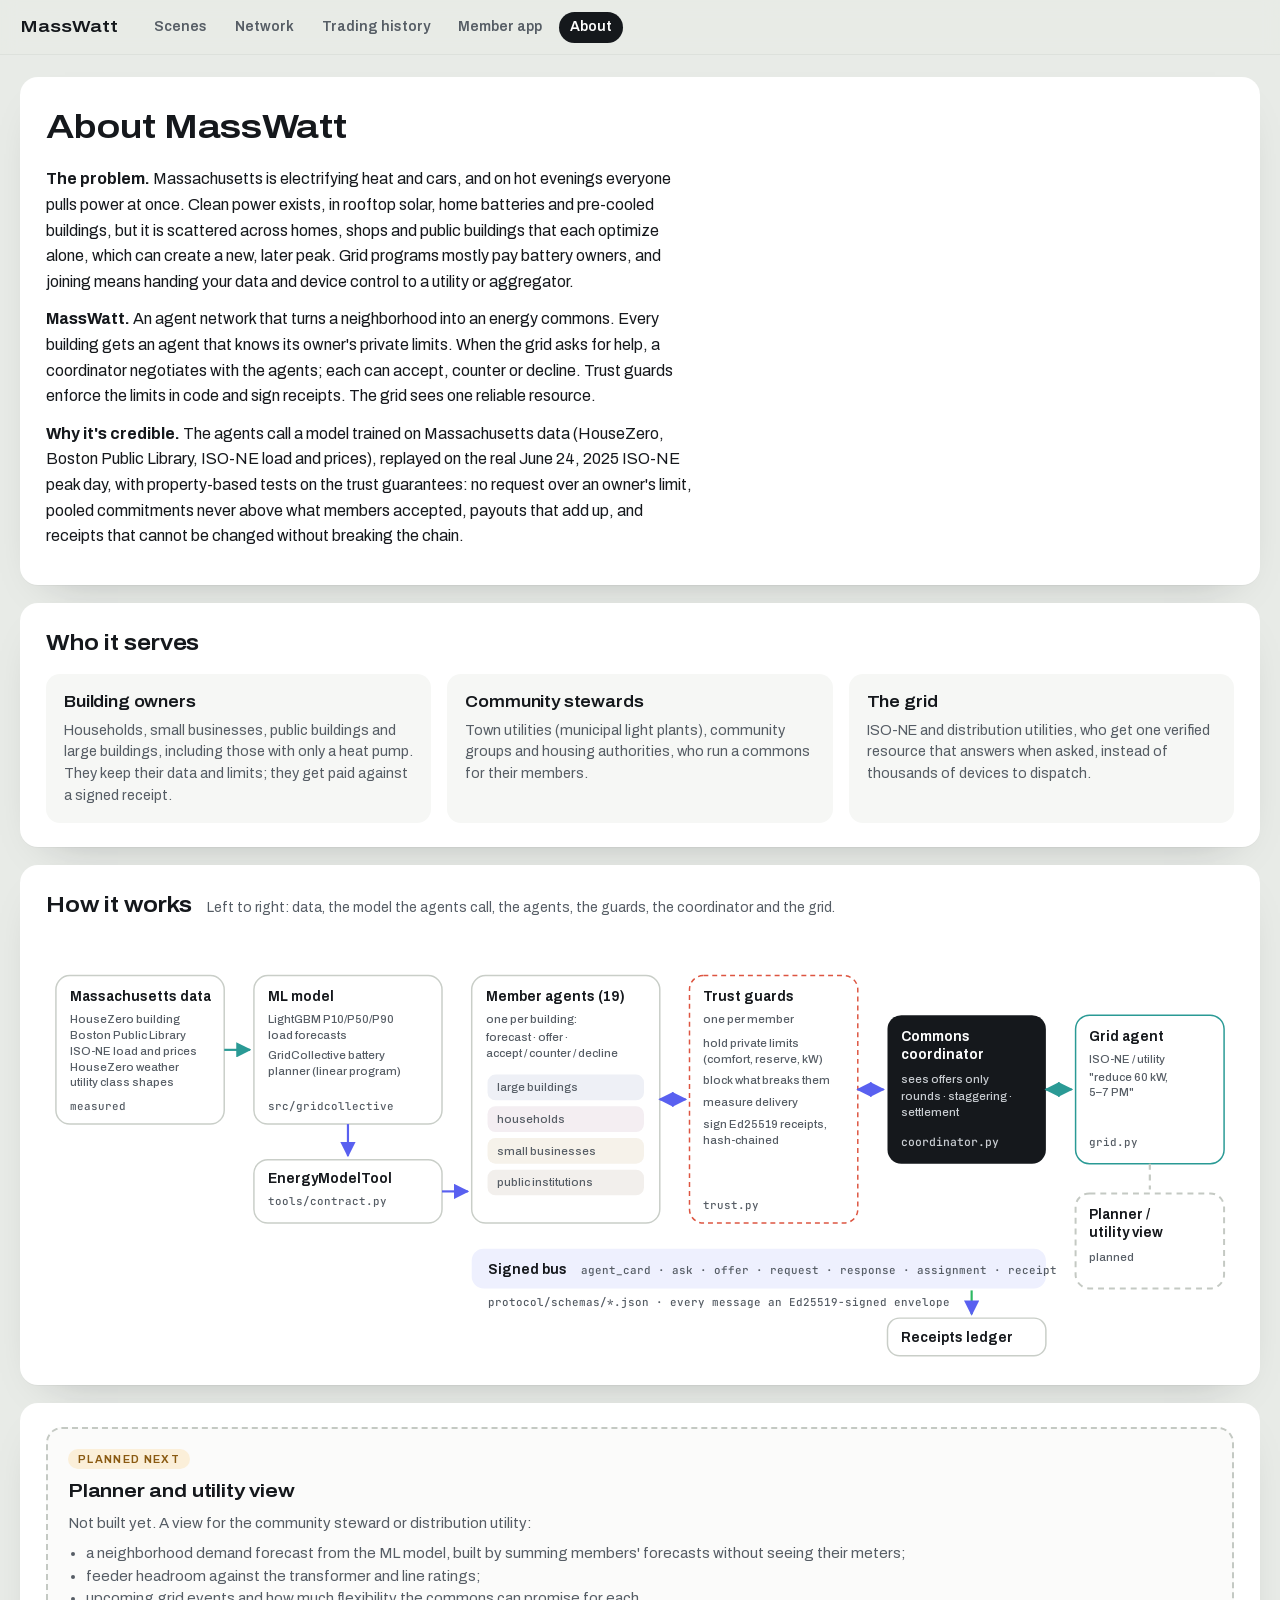
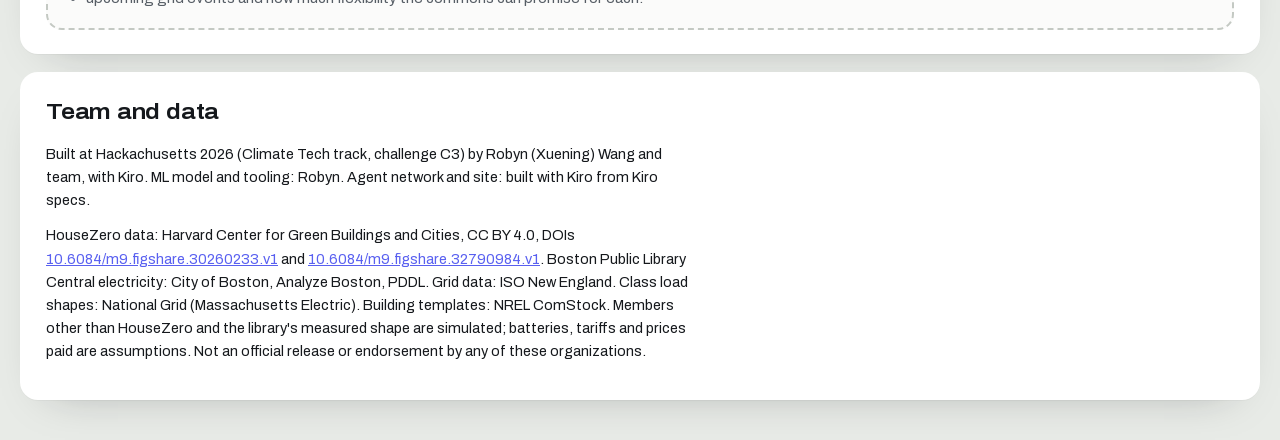
<file: app/about.html>
<!doctype html>
<html lang="en">
<head>
<meta charset="utf-8">
<meta name="viewport" content="width=device-width, initial-scale=1">
<title>MassWatt · About</title>
<link rel="stylesheet" href="story.css?v=1940">
<script src="nav.js?v=1940"></script>
<style>
.prose { max-width:72ch; font-size:16px; line-height:1.6; }
.prose p { margin:0 0 12px; }
.three { display:grid; grid-template-columns:repeat(3, 1fr); gap:16px; }
.three div { background:#f6f7f5; border-radius:14px; padding:16px 18px; }
.three h3 { font-size:16px; margin-bottom:6px; }
.three p { margin:0; color:var(--ink-2); font-size:14.5px; }
.arch { width:100%; height:auto; display:block; }
.arch .box { fill:#fff; stroke:#c9cec8; stroke-width:1.5; }
.arch .boxk { fill:#15181c; }
.arch .t { font:650 14px var(--display); fill:var(--ink); }
.arch .tk { font:650 14px var(--display); fill:#fff; }
.arch .s { font:500 11.5px var(--display); fill:var(--ink-2); }
.arch .sk { font:500 11.5px var(--display); fill:#c9cdd2; }
.arch .m { font:500 11px var(--mono); fill:var(--ink-2); }
.arch .link { fill:none; stroke-width:2.2; }
.arch .dash { stroke-dasharray:6 5; }
.planned { border:2px dashed #c4c9c3; border-radius:16px; padding:18px 20px; background:#fbfbfa; }
.planned .tag { display:inline-block; font:650 11px var(--display); letter-spacing:.12em; text-transform:uppercase; color:#8a5a12; background:#fbefd9; border-radius:999px; padding:4px 10px; margin-bottom:8px; }
.planned ul { margin:8px 0 0; padding-left:18px; color:var(--ink-2); }
.diagram-scroll { overflow-x:auto; }
.diagram-scroll svg { min-width:860px; }
@media (max-width:900px) { .three { grid-template-columns:1fr; } }
</style>
</head>
<body>
<div class="wrap">
  <section class="card">
    <h1 style="font-size:clamp(24px,3vw,34px);font-weight:640;font-stretch:115%;margin-bottom:14px">About MassWatt</h1>
    <div class="prose">
      <p><b>The problem.</b> Massachusetts is electrifying heat and cars, and on hot evenings everyone pulls power at once.
        Clean power exists, in rooftop solar, home batteries and pre-cooled buildings, but it is scattered across homes,
        shops and public buildings that each optimize alone, which can create a new, later peak. Grid programs mostly pay
        battery owners, and joining means handing your data and device control to a utility or aggregator.</p>
      <p><b>MassWatt.</b> An agent network that turns a neighborhood into an energy commons. Every building gets an agent
        that knows its owner's private limits. When the grid asks for help, a coordinator negotiates with the agents; each
        can accept, counter or decline. Trust guards enforce the limits in code and sign receipts. The grid sees one
        reliable resource.</p>
      <p><b>Why it's credible.</b> The agents call a model trained on Massachusetts data (HouseZero, Boston Public Library,
        ISO-NE load and prices), replayed on the real June 24, 2025 ISO-NE peak day, with property-based tests on the trust
        guarantees: no request over an owner's limit, pooled commitments never above what members accepted, payouts that
        add up, and receipts that cannot be changed without breaking the chain.</p>
    </div>
  </section>

  <section class="card">
    <div class="sec-head"><h2>Who it serves</h2></div>
    <div class="three">
      <div><h3>Building owners</h3><p>Households, small businesses, public buildings and large buildings, including those with only a heat pump. They keep their data and limits; they get paid against a signed receipt.</p></div>
      <div><h3>Community stewards</h3><p>Town utilities (municipal light plants), community groups and housing authorities, who run a commons for their members.</p></div>
      <div><h3>The grid</h3><p>ISO-NE and distribution utilities, who get one verified resource that answers when asked, instead of thousands of devices to dispatch.</p></div>
    </div>
  </section>

  <section class="card" aria-labelledby="archTitle">
    <div class="sec-head"><h2 id="archTitle">How it works</h2><p>Left to right: data, the model the agents call, the agents, the guards, the coordinator and the grid.</p></div>
    <div class="diagram-scroll">
    <svg class="arch" viewBox="0 0 1200 430" role="img" aria-labelledby="archDesc">
      <desc id="archDesc">Architecture: Massachusetts data feeds the ML model (LightGBM forecasts and the GridCollective battery planner). Member agents call it through the EnergyModelTool contract. Each member agent sits behind a trust guard that holds private limits and signs hash-chained receipts. Guards talk to the commons coordinator, which answers the grid agent's asks. All messages travel on a signed bus as seven protocol messages; receipts go to a ledger. A planned planner and utility view is shown dashed.</desc>
      <defs>
        <marker id="ar" viewBox="0 0 10 10" refX="9" refY="5" markerWidth="7" markerHeight="7" orient="auto-start-reverse"><path d="M0 0L10 5L0 10z" fill="#5960f0"/></marker>
        <marker id="ag" viewBox="0 0 10 10" refX="9" refY="5" markerWidth="7" markerHeight="7" orient="auto-start-reverse"><path d="M0 0L10 5L0 10z" fill="#2a9a95"/></marker>
      </defs>
      <!-- data -->
      <rect class="box" x="10" y="40" width="170" height="150" rx="14"/>
      <text class="t" x="24" y="66">Massachusetts data</text>
      <text class="s" x="24" y="88">HouseZero building</text><text class="s" x="24" y="104">Boston Public Library</text>
      <text class="s" x="24" y="120">ISO-NE load and prices</text><text class="s" x="24" y="136">HouseZero weather</text>
      <text class="s" x="24" y="152">utility class shapes</text>
      <text class="m" x="24" y="176">measured</text>
      <!-- model -->
      <rect class="box" x="210" y="40" width="190" height="150" rx="14"/>
      <text class="t" x="224" y="66">ML model</text>
      <text class="s" x="224" y="88">LightGBM P10/P50/P90</text><text class="s" x="224" y="104">load forecasts</text>
      <text class="s" x="224" y="124">GridCollective battery</text><text class="s" x="224" y="140">planner (linear program)</text>
      <text class="m" x="224" y="176">src/gridcollective</text>
      <!-- contract -->
      <rect class="box" x="210" y="226" width="190" height="64" rx="14"/>
      <text class="t" x="224" y="250">EnergyModelTool</text>
      <text class="m" x="224" y="272">tools/contract.py</text>
      <!-- members -->
      <rect class="box" x="430" y="40" width="190" height="250" rx="14"/>
      <text class="t" x="444" y="66">Member agents (19)</text>
      <text class="s" x="444" y="88">one per building:</text>
      <text class="s" x="444" y="106">forecast · offer ·</text><text class="s" x="444" y="122">accept / counter / decline</text>
      <g transform="translate(446 140)">
        <rect x="0" y="0" width="158" height="26" rx="8" fill="#eef0f6"/><text class="s" x="10" y="17">large buildings</text>
        <rect x="0" y="32" width="158" height="26" rx="8" fill="#f4eef2"/><text class="s" x="10" y="49">households</text>
        <rect x="0" y="64" width="158" height="26" rx="8" fill="#f6f2ea"/><text class="s" x="10" y="81">small businesses</text>
        <rect x="0" y="96" width="158" height="26" rx="8" fill="#f2efec"/><text class="s" x="10" y="113">public institutions</text>
      </g>
      <!-- guards -->
      <rect class="box" x="650" y="40" width="170" height="250" rx="14" style="stroke:#dd5541;stroke-dasharray:5 4"/>
      <text class="t" x="664" y="66">Trust guards</text>
      <text class="s" x="664" y="88">one per member</text>
      <text class="s" x="664" y="112">hold private limits</text><text class="s" x="664" y="128">(comfort, reserve, kW)</text>
      <text class="s" x="664" y="150">block what breaks them</text>
      <text class="s" x="664" y="172">measure delivery</text>
      <text class="s" x="664" y="194">sign Ed25519 receipts,</text><text class="s" x="664" y="210">hash-chained</text>
      <text class="m" x="664" y="276">trust.py</text>
      <!-- coordinator -->
      <rect class="boxk" x="850" y="80" width="160" height="150" rx="14"/>
      <text class="tk" x="864" y="106">Commons</text><text class="tk" x="864" y="124">coordinator</text>
      <text class="sk" x="864" y="148">sees offers only</text>
      <text class="sk" x="864" y="166">rounds · staggering ·</text><text class="sk" x="864" y="182">settlement</text>
      <text class="sk" x="864" y="212" style="font-family:var(--mono)">coordinator.py</text>
      <!-- grid -->
      <rect class="box" x="1040" y="80" width="150" height="150" rx="14" style="stroke:#2a9a95"/>
      <text class="t" x="1054" y="106">Grid agent</text>
      <text class="s" x="1054" y="128">ISO-NE / utility</text>
      <text class="s" x="1054" y="146">"reduce 60 kW,</text><text class="s" x="1054" y="162">5–7 PM"</text>
      <text class="m" x="1054" y="212">grid.py</text>
      <!-- arrows -->
      <path class="link" stroke="#2a9a95" d="M180 115 H206" marker-end="url(#ag)"/>
      <path class="link" stroke="#5960f0" d="M305 190 V222" marker-end="url(#ar)"/>
      <path class="link" stroke="#5960f0" d="M400 258 H426" marker-end="url(#ar)"/>
      <path class="link" stroke="#5960f0" d="M620 165 H646" marker-start="url(#ar)" marker-end="url(#ar)"/>
      <path class="link" stroke="#5960f0" d="M820 155 H846" marker-start="url(#ar)" marker-end="url(#ar)"/>
      <path class="link" stroke="#2a9a95" d="M1010 155 H1036" marker-start="url(#ag)" marker-end="url(#ag)"/>
      <!-- bus and ledger -->
      <rect x="430" y="316" width="580" height="40" rx="12" fill="#eef0fe"/>
      <text class="t" x="446" y="341">Signed bus</text>
      <text class="m" x="540" y="341">agent_card · ask · offer · request · response · assignment · receipt</text>
      <text class="m" x="446" y="374">protocol/schemas/*.json · every message an Ed25519-signed envelope</text>
      <rect class="box" x="850" y="386" width="160" height="38" rx="12"/>
      <text class="t" x="864" y="410">Receipts ledger</text>
      <path class="link" stroke="#2db862" d="M935 358 V382" marker-end="url(#ar)"/>
      <!-- planned -->
      <rect x="1040" y="260" width="150" height="96" rx="14" fill="none" stroke="#c4c9c3" stroke-width="2" class="dash"/>
      <text class="t" x="1054" y="286">Planner /</text><text class="t" x="1054" y="304">utility view</text>
      <text class="s" x="1054" y="328">planned</text>
      <path class="link dash" stroke="#c4c9c3" d="M1115 230 V256"/>
    </svg>
    </div>
  </section>

  <section class="card">
    <div class="planned">
      <span class="tag">Planned next</span>
      <h2 style="font-size:19px">Planner and utility view</h2>
      <p style="margin:6px 0 0;color:var(--ink-2)">Not built yet. A view for the community steward or distribution utility:</p>
      <ul>
        <li>a neighborhood demand forecast from the ML model, built by summing members' forecasts without seeing their meters;</li>
        <li>feeder headroom against the transformer and line ratings;</li>
        <li>upcoming grid events and how much flexibility the commons can promise for each.</li>
      </ul>
    </div>
  </section>

  <section class="card">
    <div class="sec-head"><h2>Team and data</h2></div>
    <div class="prose" style="font-size:14.5px">
      <p>Built at Hackachusetts 2026 (Climate Tech track, challenge C3) by Robyn (Xuening) Wang and team, with Kiro.
        ML model and tooling: Robyn. Agent network and site: built with Kiro from Kiro specs.</p>
      <p>HouseZero data: Harvard Center for Green Buildings and Cities, CC BY 4.0, DOIs
        <a href="https://doi.org/10.6084/m9.figshare.30260233.v1">10.6084/m9.figshare.30260233.v1</a> and
        <a href="https://doi.org/10.6084/m9.figshare.32790984.v1">10.6084/m9.figshare.32790984.v1</a>.
        Boston Public Library Central electricity: City of Boston, Analyze Boston, PDDL. Grid data: ISO New England.
        Class load shapes: National Grid (Massachusetts Electric). Building templates: NREL ComStock.
        Members other than HouseZero and the library's measured shape are simulated; batteries, tariffs and prices paid
        are assumptions. Not an official release or endorsement by any of these organizations.</p>
    </div>
  </section>
</div>
</body>
</html>
</file>
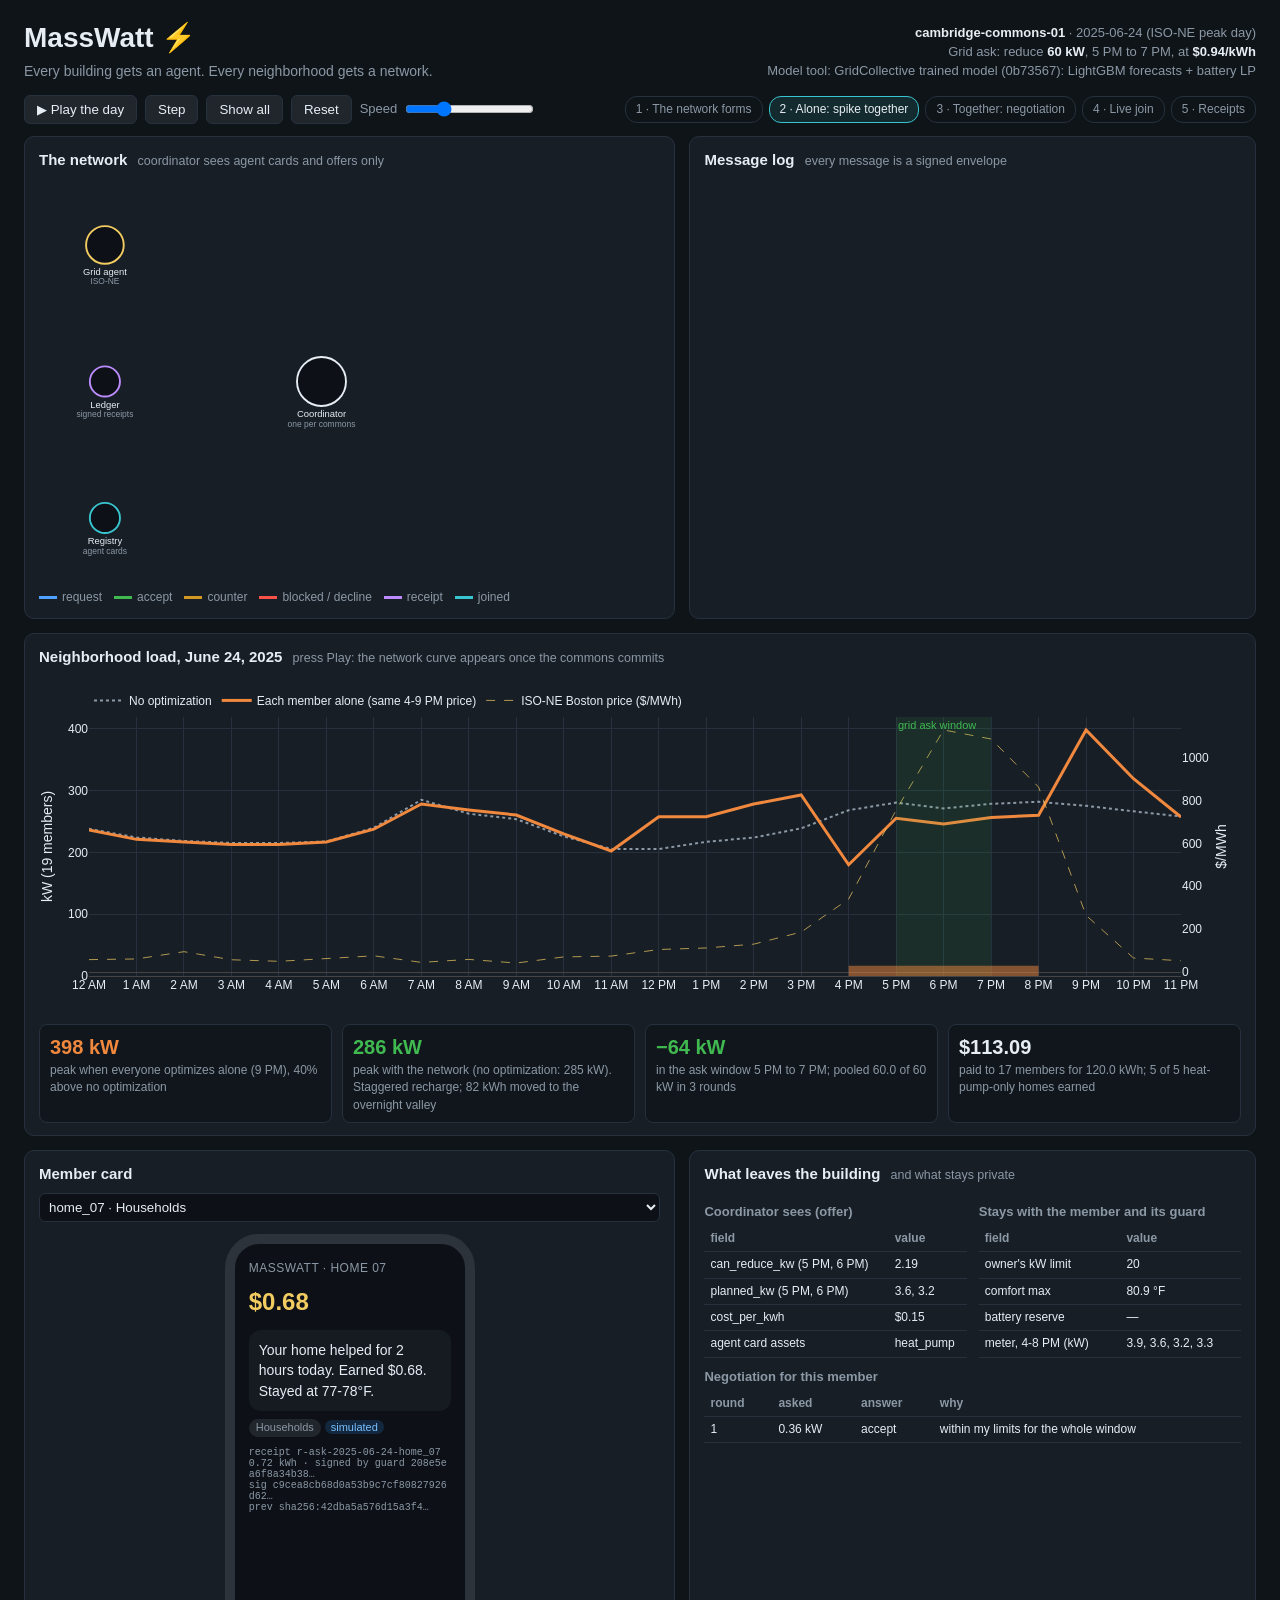
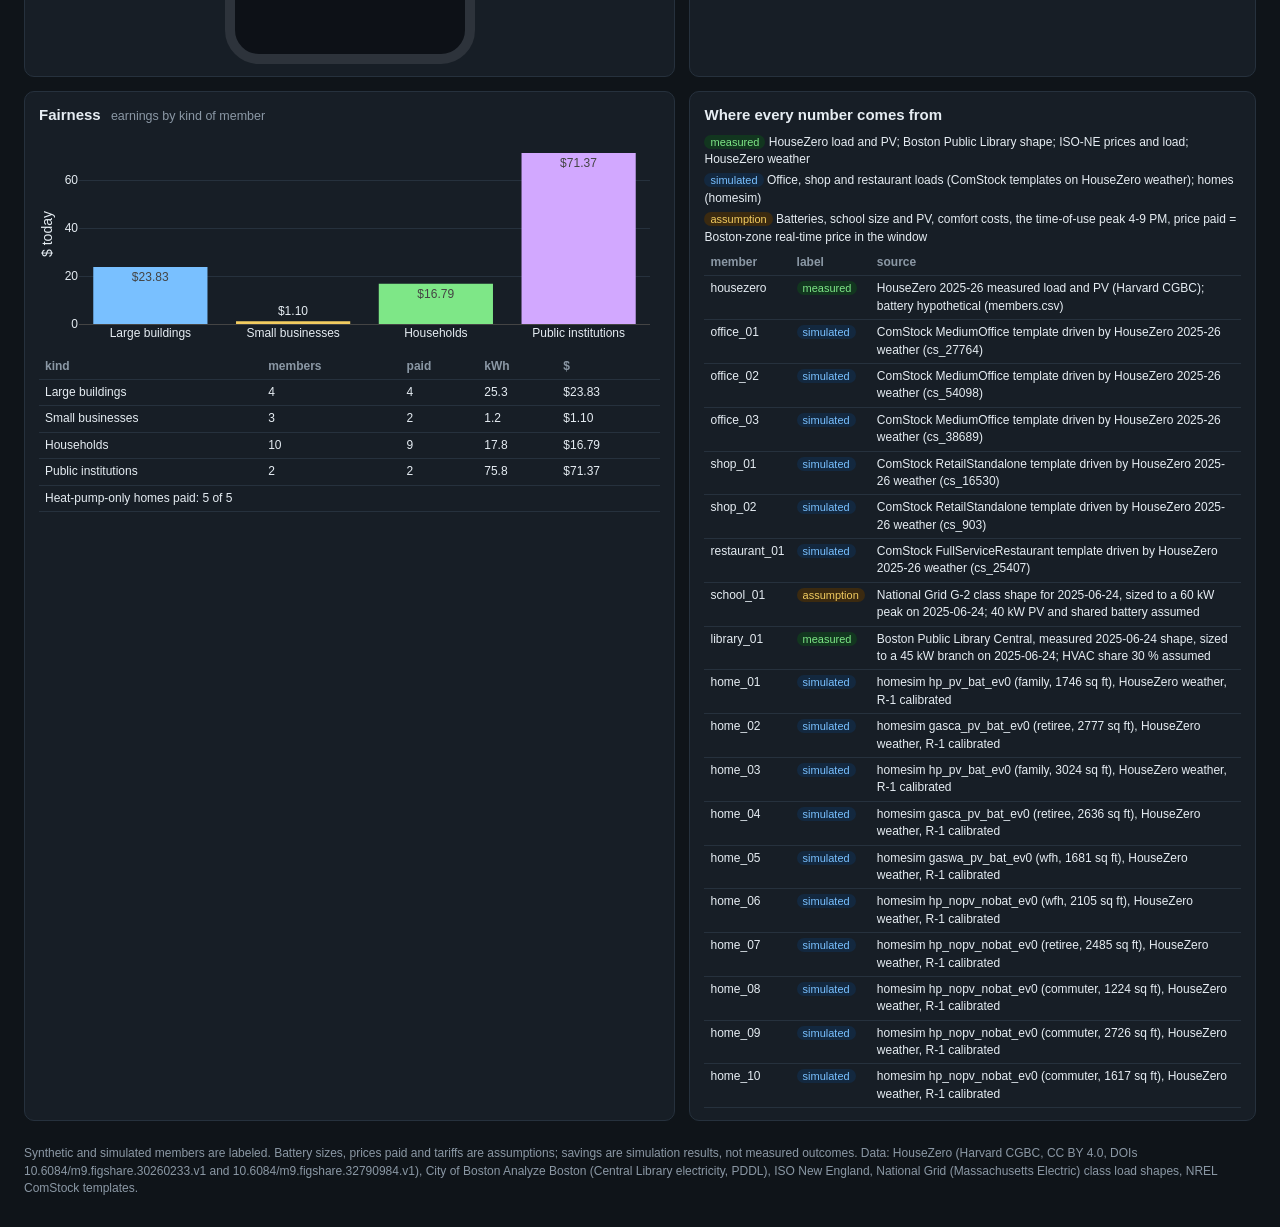
<file: app/dashboard-v1.html>
<!doctype html>
<html lang="en">
<head>
<meta charset="utf-8">
<title>MassWatt · Cambridge commons · June 24, 2025</title>
<meta name="viewport" content="width=device-width, initial-scale=1">
<link rel="stylesheet" href="style.css?v=1940">
<script src="vendor/plotly-basic.min.js"></script>
<script src="data/demo.js?v=1940"></script>
</head>
<body>
<header>
  <div>
    <h1>MassWatt <span>⚡</span></h1>
    <p class="sub">Every building gets an agent. Every neighborhood gets a network.</p>
  </div>
  <div class="meta" id="meta"></div>
</header>

<section class="controls">
  <button id="play">▶ Play the day</button>
  <button id="step">Step</button>
  <button id="showall">Show all</button>
  <button id="reset">Reset</button>
  <label>Speed <input id="speed" type="range" min="20" max="600" value="180"></label>
  <div class="beats" id="beats"></div>
</section>

<main>
  <section class="panel network">
    <h2>The network <small>coordinator sees agent cards and offers only</small></h2>
    <svg id="net" viewBox="0 0 660 430"></svg>
    <div class="legend">
      <span class="l request">request</span><span class="l accept">accept</span><span class="l counter">counter</span>
      <span class="l blocked">blocked / decline</span><span class="l receipt">receipt</span><span class="l join">joined</span>
    </div>
  </section>
  <section class="panel log">
    <h2>Message log <small>every message is a signed envelope</small></h2>
    <ol id="log"></ol>
  </section>

  <section class="panel chart wide">
    <h2>Neighborhood load, June 24, 2025 <small id="chart-note"></small></h2>
    <div id="chart"></div>
    <div class="kpis" id="kpis"></div>
  </section>

  <section class="panel phone-panel">
    <h2>Member card</h2>
    <select id="member"></select>
    <div class="phone"><div class="screen" id="phone"></div></div>
  </section>
  <section class="panel privacy">
    <h2>What leaves the building <small>and what stays private</small></h2>
    <div class="cols">
      <div><h3>Coordinator sees (offer)</h3><table id="seen"></table></div>
      <div><h3>Stays with the member and its guard</h3><table id="private"></table></div>
    </div>
    <h3>Negotiation for this member</h3>
    <table id="steps"></table>
  </section>

  <section class="panel fair">
    <h2>Fairness <small>earnings by kind of member</small></h2>
    <div id="fairchart"></div>
    <table id="fairtable"></table>
  </section>
  <section class="panel sources">
    <h2>Where every number comes from</h2>
    <div id="labels"></div>
    <table id="srctable"></table>
  </section>
</main>
<footer>
  Synthetic and simulated members are labeled. Battery sizes, prices paid and tariffs are assumptions; savings are
  simulation results, not measured outcomes. Data: HouseZero (Harvard CGBC, CC BY 4.0, DOIs
  10.6084/m9.figshare.30260233.v1 and 10.6084/m9.figshare.32790984.v1), City of Boston Analyze Boston (Central
  Library electricity, PDDL), ISO New England, National Grid (Massachusetts Electric) class load shapes, NREL ComStock
  templates.
</footer>
<script src="app.js?v=1940"></script>
</body>
</html>
</file>
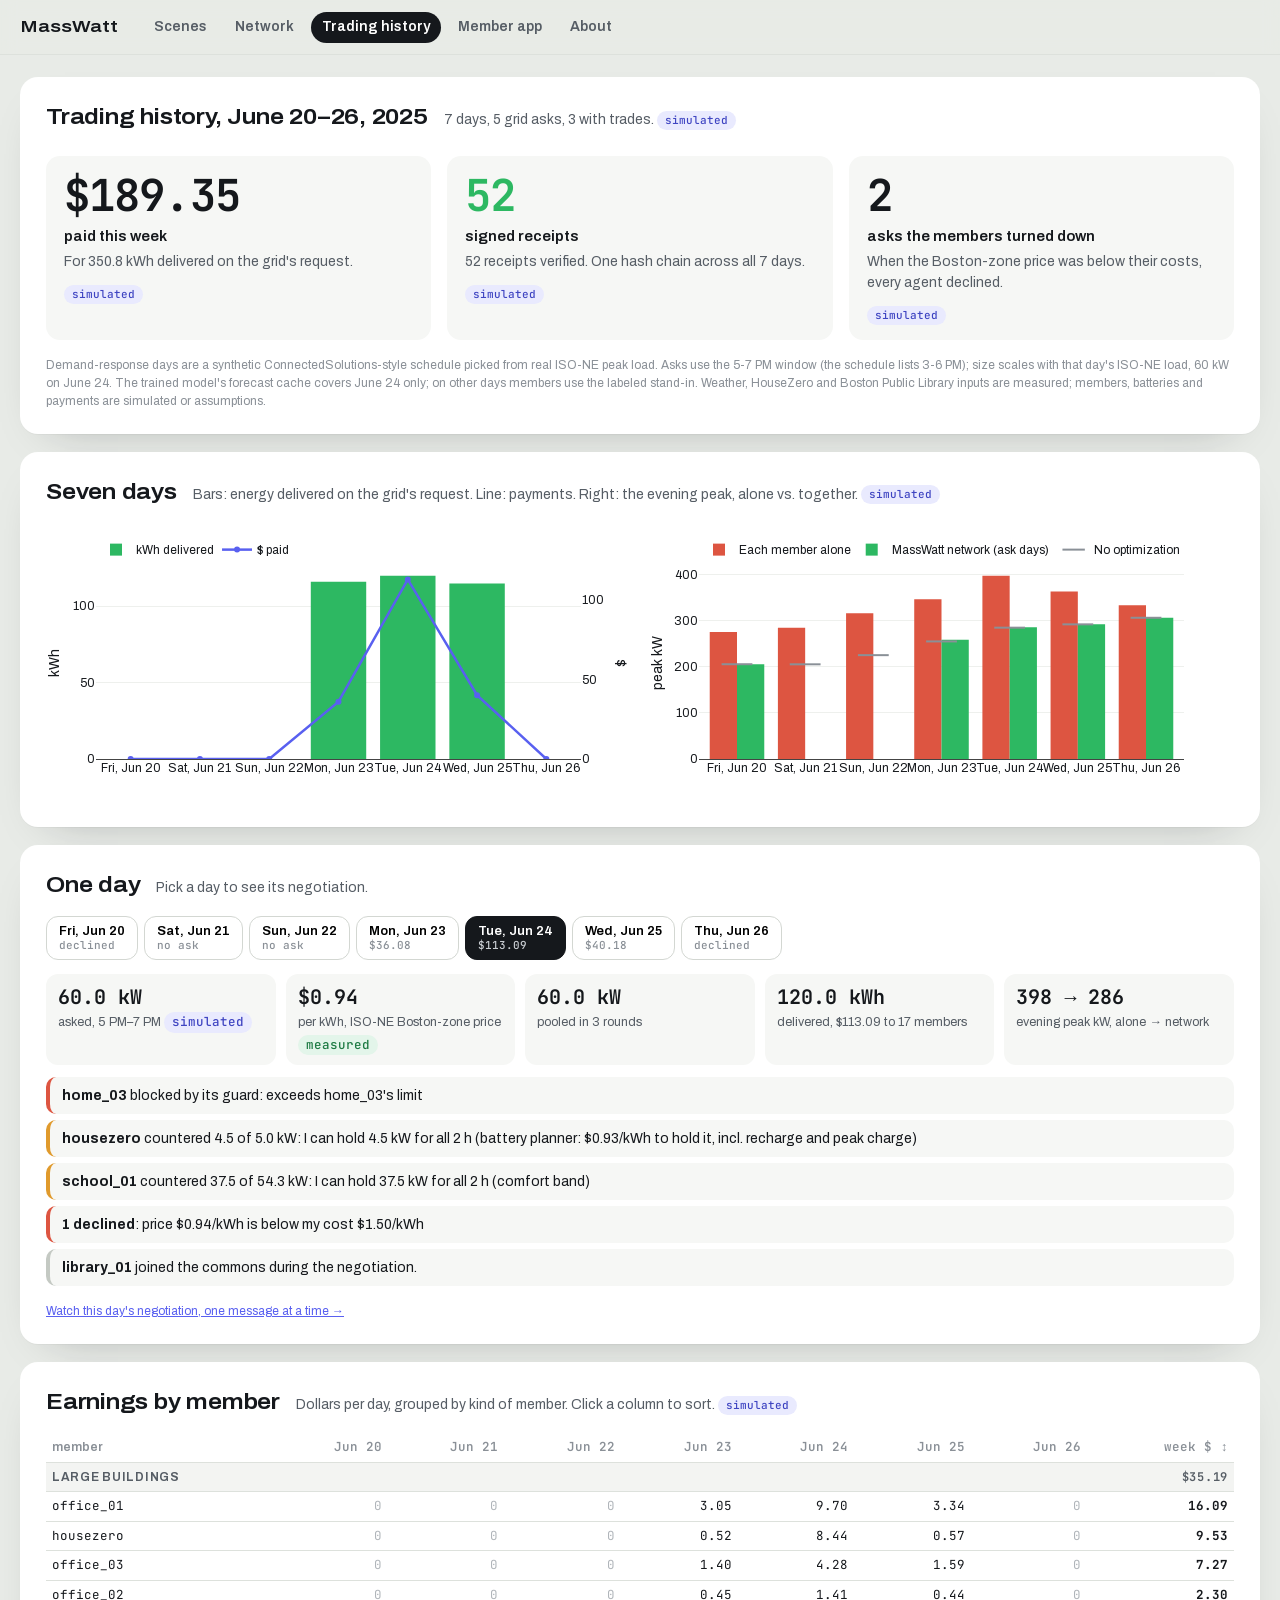
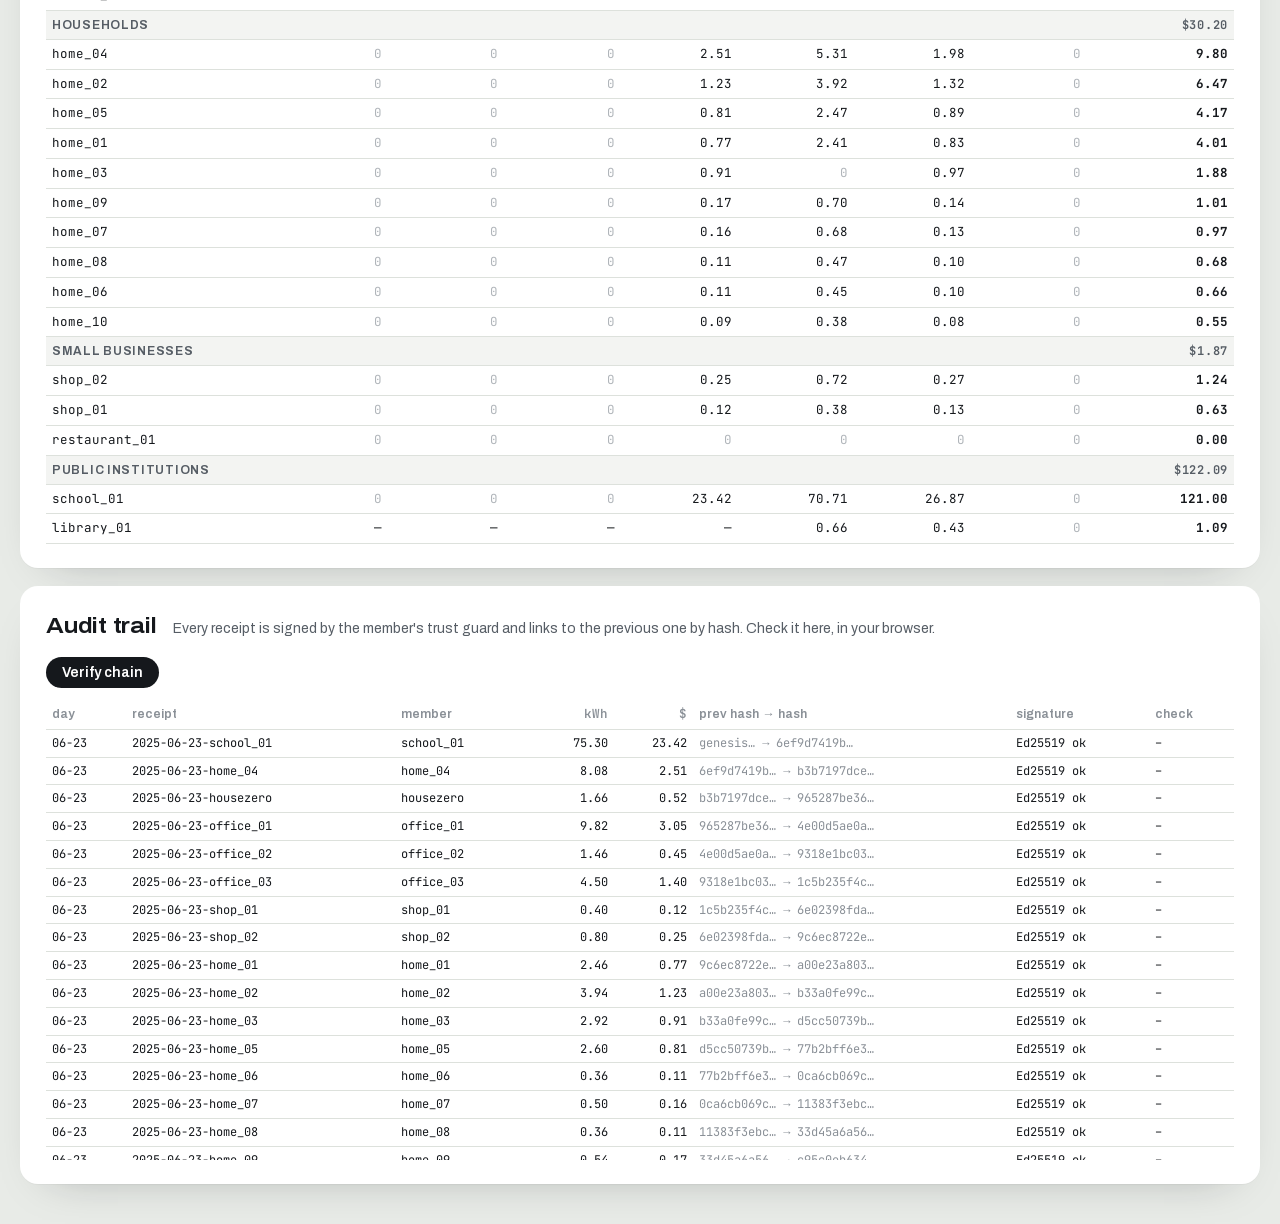
<file: app/history.html>
<!doctype html>
<html lang="en">
<head>
<meta charset="utf-8">
<meta name="viewport" content="width=device-width, initial-scale=1">
<title>MassWatt · Trading history, June 20–26, 2025</title>
<link rel="stylesheet" href="story.css?v=1940">
<script src="vendor/plotly-basic.min.js"></script>
<script src="data/week.js?v=1940"></script>
<script src="nav.js?v=1940"></script>
<style>
.days { display:flex; flex-wrap:wrap; gap:6px; margin:4px 0 14px; }
.days button { font:600 13px var(--display); border:1px solid #d3d7d2; background:#fff; border-radius:12px; padding:7px 12px; cursor:pointer; text-align:left; }
.days button small { display:block; font:500 11px var(--mono); color:var(--ink-3); }
.days button[aria-pressed=true] { background:var(--ink); color:#fff; border-color:var(--ink); }
.days button[aria-pressed=true] small { color:#c9cdd2; }
.two { display:grid; grid-template-columns:1fr 1fr; gap:18px; }
.chart { height:280px; }
.daysum { display:grid; grid-template-columns:repeat(auto-fit, minmax(150px, 1fr)); gap:10px; }
.daysum div { background:#f6f7f5; border-radius:12px; padding:10px 12px; }
.daysum b { display:block; font:650 20px var(--mono); }
.daysum span { font-size:12.5px; color:var(--ink-2); }
.events { margin:12px 0 0; padding:0; list-style:none; display:grid; gap:6px; font-size:14px; }
.events li { background:#f6f7f5; border-radius:10px; padding:8px 12px; border-left:4px solid #c4c9c3; }
.events li.blocked, .events li.decline { border-color:var(--strain); } .events li.counter { border-color:var(--battery); }
table.sortable th { cursor:pointer; user-select:none; white-space:nowrap; }
table.sortable th[aria-sort]::after { content:" ↕"; color:var(--ink-3); }
td.num, th.num { text-align:right; font-family:var(--mono); }
tr.group td { background:#f3f4f2; font-weight:650; font-size:12px; letter-spacing:.06em; text-transform:uppercase; color:var(--ink-2); }
.verify { display:flex; flex-wrap:wrap; gap:10px; align-items:center; margin:8px 0 12px; }
.verify button { font:600 14px var(--display); background:var(--ink); color:#fff; border:0; border-radius:999px; padding:8px 16px; cursor:pointer; }
.verify .res { font:600 14px var(--display); }
.verify .res.ok { color:#1d8a4a; } .verify .res.bad { color:var(--strain); }
.audit td { font:12px/1.4 var(--mono); }
.audit td.hash { color:var(--ink-3); }
.ok-cell { color:#1d8a4a; font-weight:700; } .bad-cell { color:var(--strain); font-weight:700; }
.scroll { overflow-x:auto; max-height:460px; overflow-y:auto; }
@media (max-width:900px) { .two { grid-template-columns:1fr; } }
</style>
</head>
<body>
<div class="wrap" id="app">
  <section class="card">
    <div class="sec-head"><h2>Trading history, June 20–26, 2025</h2><p id="weekSub"></p></div>
    <div class="hero-stats" id="weekStats"></div>
    <p class="footnote" id="weekNotes"></p>
  </section>

  <section class="card" aria-labelledby="chartsTitle">
    <div class="sec-head"><h2 id="chartsTitle">Seven days</h2><p>Bars: energy delivered on the grid's request. Line: payments. Right: the evening peak, alone vs. together. <span class="pill simulated">simulated</span></p></div>
    <div class="two">
      <div id="chDelivered" class="chart" role="img"></div>
      <div id="chPeak" class="chart" role="img"></div>
    </div>
  </section>

  <section class="card" aria-labelledby="dayTitle">
    <div class="sec-head"><h2 id="dayTitle">One day</h2><p>Pick a day to see its negotiation.</p></div>
    <div class="days" id="days" role="group" aria-label="Days"></div>
    <div class="daysum" id="daySum"></div>
    <ul class="events" id="dayEvents"></ul>
    <p id="dayReplay" class="footnote"></p>
  </section>

  <section class="card" aria-labelledby="earnTitle">
    <div class="sec-head"><h2 id="earnTitle">Earnings by member</h2><p>Dollars per day, grouped by kind of member. Click a column to sort. <span class="pill simulated">simulated</span></p></div>
    <div class="table-scroll"><table class="sortable" id="earn"></table></div>
  </section>

  <section class="card" aria-labelledby="auditTitle">
    <div class="sec-head"><h2 id="auditTitle">Audit trail</h2><p>Every receipt is signed by the member's trust guard and links to the previous one by hash. Check it here, in your browser.</p></div>
    <div class="verify"><button type="button" id="bVerify">Verify chain</button><span class="res" id="verifyRes" aria-live="polite"></span></div>
    <div class="scroll"><table class="audit" id="audit"></table></div>
  </section>
</div>
<div class="missing" id="missing" hidden>Run <code>uv run commonwatt-week</code> first.</div>
<script src="history.js?v=1940"></script>
</body>
</html>
</file>
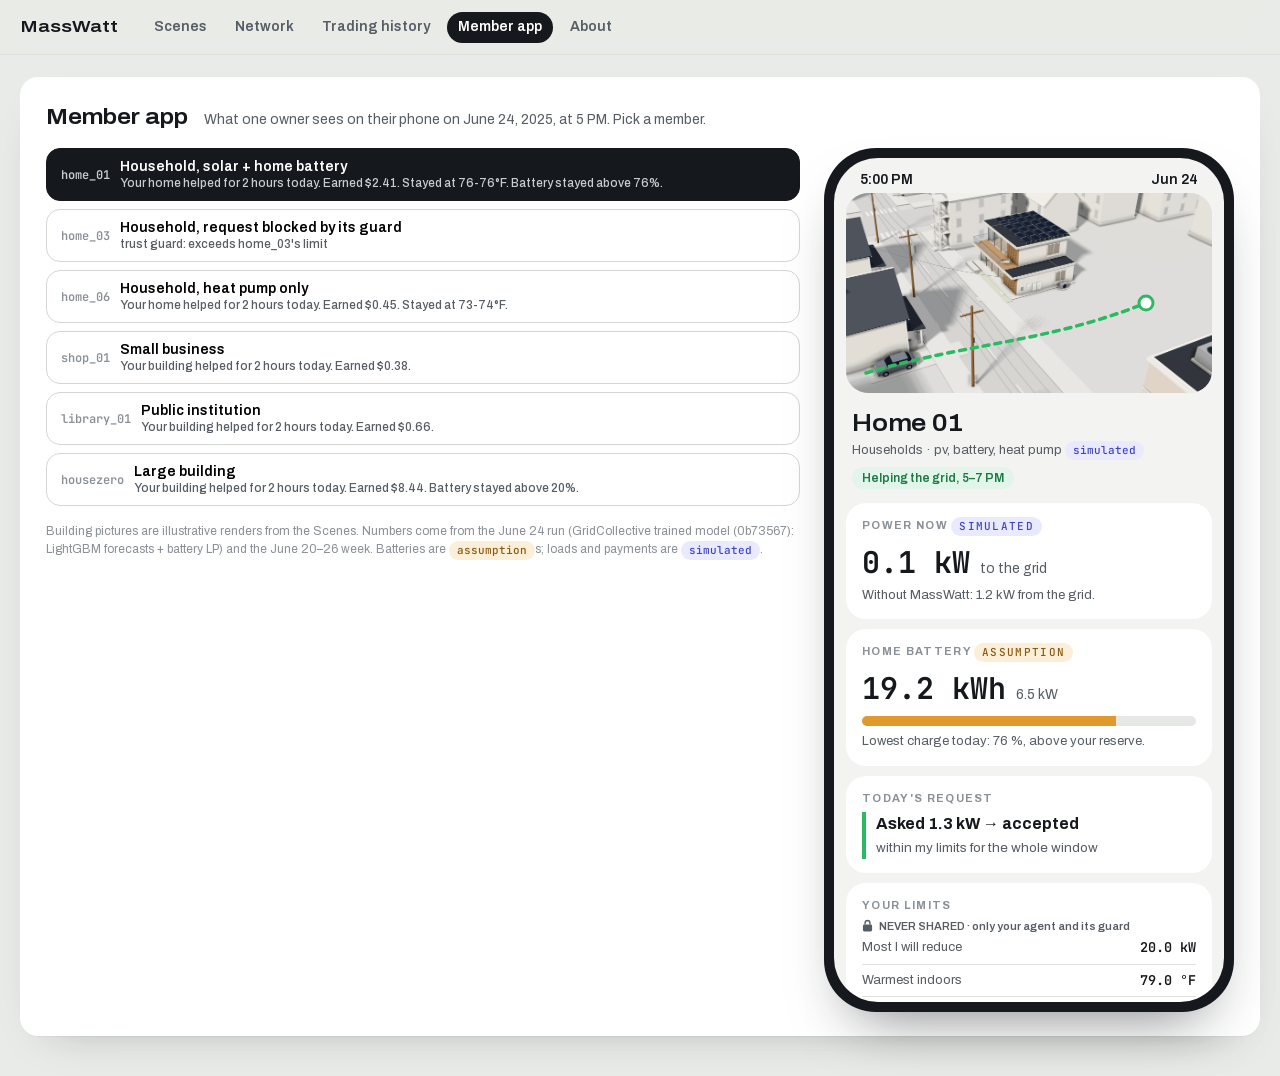
<file: app/member.html>
<!doctype html>
<html lang="en">
<head>
<meta charset="utf-8">
<meta name="viewport" content="width=device-width, initial-scale=1">
<title>MassWatt · Member app</title>
<link rel="stylesheet" href="story.css?v=1940">
<script src="data/demo.js?v=1940"></script>
<script src="data/week.js?v=1940"></script>
<script src="nav.js?v=1940"></script>
<style>
.mgrid { display:grid; grid-template-columns:minmax(0, 1fr) 410px; gap:24px; align-items:start; }
.who { display:grid; gap:8px; }
.who button { display:grid; grid-template-columns:auto 1fr; gap:2px 10px; text-align:left; font:600 14px var(--display); background:#fff;
  border:1px solid #d3d7d2; border-radius:14px; padding:10px 14px; cursor:pointer; }
.who button small { grid-column:2; font:500 12px var(--display); color:var(--ink-2); }
.who button .mono { grid-row:span 2; align-self:center; font-size:12px; color:var(--ink-3); }
.who button[aria-pressed=true] { background:var(--ink); color:#fff; border-color:var(--ink); }
.who button[aria-pressed=true] small, .who button[aria-pressed=true] .mono { color:#c9cdd2; }
.mgrid > * { min-width:0; }
.dev { width:100%; max-width:410px; border-radius:52px; background:#15181c; padding:10px; box-shadow:0 30px 60px -30px rgba(20,24,28,.6); }
.scr { width:100%; max-width:390px; height:844px; border-radius:44px; background:#f3f4f2; overflow-y:auto; overflow-x:hidden; }
.bar { display:flex; justify-content:space-between; padding:14px 26px 6px; font:600 14px var(--display); }
.pic { position:relative; height:200px; margin:0 12px; border-radius:22px; overflow:hidden; background:#e2e4e0; }
.pic img { width:100%; height:100%; object-fit:cover; }
.pic svg { position:absolute; inset:0; width:100%; height:100%; }
.flow { stroke-dasharray:6 6; animation:dash 1.2s linear infinite; }
.flow.rev { animation-direction:reverse; }
@keyframes dash { to { stroke-dashoffset:-24; } }
.sec { background:#fff; border-radius:20px; margin:10px 12px; padding:14px 16px; }
.sec h4 { margin:0 0 6px; font-size:11px; letter-spacing:.12em; text-transform:uppercase; color:var(--ink-3); }
.hdr { padding:12px 18px 4px; }
.hdr h3 { font-size:24px; font-stretch:112%; margin:0; }
.status { display:inline-block; margin-top:6px; font:600 12px var(--display); padding:4px 10px; border-radius:999px; background:#e3f5ea; color:#1d7a43; }
.status.idle { background:#eef0ed; color:var(--ink-2); } .status.blocked { background:#fbe3df; color:#a8321f; }
.pw { display:flex; align-items:baseline; gap:10px; }
.pw b { font:650 30px var(--mono); }
.pw span { color:var(--ink-2); font-size:14px; }
.nego { border-left:4px solid #c4c9c3; padding-left:10px; }
.nego.accept { border-color:var(--solar); } .nego.counter { border-color:var(--battery); } .nego.blocked, .nego.decline { border-color:var(--strain); }
.nego b { display:block; font-size:16px; }
.nego p { margin:2px 0 0; color:var(--ink-2); font-size:13.5px; }
.lim { display:grid; gap:6px; }
.lim div { display:flex; justify-content:space-between; font-size:14px; }
.lim dd { margin:0; font:600 13.5px var(--mono); }
.never { font:600 11px var(--display); color:var(--ink-2); display:flex; gap:6px; align-items:center; margin-bottom:6px; }
.big { font:650 34px var(--mono); }
.wk { display:grid; grid-template-columns:repeat(7, 1fr); gap:6px; align-items:end; height:96px; margin-top:6px; }
.wk div { display:flex; flex-direction:column; justify-content:flex-end; align-items:center; height:100%; font:500 10px var(--mono); color:var(--ink-3); gap:3px; }
.wk i { display:block; width:100%; border-radius:6px 6px 2px 2px; background:var(--solar); min-height:2px; }
.wk i.off { background:#dfe2de; }
.go { display:block; text-align:center; margin:12px 12px 22px; background:var(--ink); color:#fff; border-radius:999px; padding:12px; text-decoration:none; font-weight:650; }
.batt { height:10px; border-radius:6px; background:#e6e8e5; overflow:hidden; margin-top:8px; }
.batt i { display:block; height:100%; background:var(--battery); }
@media (max-width:900px) { .mgrid { grid-template-columns:1fr; } .dev { justify-self:center; } }
@media (max-width:440px) { .dev { padding:0; border-radius:0; background:none; box-shadow:none; } .scr { border-radius:20px; height:auto; } }
</style>
</head>
<body>
<div class="wrap" id="app">
  <section class="card">
    <div class="sec-head"><h2>Member app</h2><p>What one owner sees on their phone on June 24, 2025, at 5 PM. Pick a member.</p></div>
    <div class="mgrid">
      <div>
        <div class="who" id="who" role="group" aria-label="Members"></div>
        <p class="footnote" id="memNote"></p>
      </div>
      <div class="dev"><div class="scr" id="scr" aria-live="polite"></div></div>
    </div>
  </section>
</div>
<div class="missing" id="missing" hidden>Run <code>uv run commonwatt-demo</code> and <code>uv run commonwatt-week</code> first.</div>
<script>
(function () {
  'use strict';
  var D = window.MASSWATT, W = window.CW_WEEK, $ = function (id) { return document.getElementById(id); };
  if (!D || !W) { $('app').hidden = true; $('missing').hidden = false; return; }
  var fmt = function (x, d) { return Number(x).toLocaleString('en-US', { minimumFractionDigits: d || 0, maximumFractionDigits: d || 0 }); };
  var esc = function (s) { return String(s).replace(/[&<>"]/g, function (c) { return { '&': '&amp;', '<': '&lt;', '>': '&gt;', '"': '&quot;' }[c]; }); };
  var pill = function (l) { return '<span class="pill ' + l + '">' + l + '</span>'; };
  var byId = {}; D.members.forEach(function (m) { byId[m.id] = m; });
  var H = 17;   // 5 PM, inside the grid's ask window
  var hasBat = function (m) { return !!m.battery; };
  var lastStep = function (m) { return m.steps.length ? m.steps[m.steps.length - 1] : null; };
  function pick(pred) { for (var i = 0; i < D.members.length; i++) if (pred(D.members[i])) return D.members[i]; return null; }
  var CHOICES = [
    [pick(function (m) { return m.kind === 'household' && hasBat(m) && m.receipt && m.id !== 'home_03'; }), 'Household, solar + home battery', 'home'],
    [byId.home_03 || pick(function (m) { return (lastStep(m) || {}).decision === 'blocked'; }), 'Household, request blocked by its guard', 'home'],
    [pick(function (m) { return m.kind === 'household' && !hasBat(m) && m.receipt; }), 'Household, heat pump only', 'home'],
    [pick(function (m) { return m.kind === 'small_business' && m.receipt; }), 'Small business', 'cafe'],
    [byId.library_01 || pick(function (m) { return m.kind === 'public_institution'; }), 'Public institution', 'library'],
    [byId.housezero || pick(function (m) { return m.kind === 'large_building'; }), 'Large building', 'office'],
  ].filter(function (c) { return c[0]; });
  var POS = { home: '38% 58%', cafe: '50% 55%', library: '55% 50%', office: '45% 55%' };
  var F = function (c) { return c * 9 / 5 + 32; };
  var dayLab = function (d) { return new Date(d + 'T12:00:00').toLocaleDateString('en-US', { weekday: 'narrow' }); };

  function render(i) {
    var c = CHOICES[i], m = c[0], r = m.receipt, s = lastStep(m), wk = W.members[m.id];
    document.querySelectorAll('#who button').forEach(function (b, k) { b.setAttribute('aria-pressed', k === i ? 'true' : 'false'); });
    var net = m.actual_kw[H], planned = m.planned_kw[H];
    var importing = net >= 0;
    var status = !s ? ['idle', 'Running on its own'] : s.decision === 'blocked' ? ['blocked', 'Your guard blocked a request']
      : (s.decision === 'accept' || s.decision === 'counter') ? ['', 'Helping the grid, 5–7 PM'] : ['idle', 'Declined today\'s request'];
    var nego = !s ? '<div class="nego"><b>No request today</b></div>' : '<div class="nego ' + s.decision + '"><b>' +
      (s.decision === 'blocked' ? 'Asked ' + fmt(s.asked_kw, 1) + ' kW → blocked by your guard'
        : s.decision === 'counter' ? 'Asked ' + fmt(s.asked_kw, 1) + ' kW → you countered ' + fmt(s.kw, 1) + ' kW'
        : s.decision === 'accept' ? 'Asked ' + fmt(s.asked_kw, 1) + ' kW → accepted'
        : 'Asked ' + fmt(s.asked_kw, 1) + ' kW → declined') + '</b><p>' +
      esc(s.decision === 'blocked' ? 'It was over the limit you set. The coordinator was told only that it was blocked, never your limit.' : s.reason) + '</p></div>';
    var p = m.private, lim = '<div class="never"><svg width="11" height="13" viewBox="0 0 12 14" aria-hidden="true"><rect x="1" y="6" width="10" height="7.5" rx="1.6" fill="currentColor"/><path d="M3.3 6V4.2a2.7 2.7 0 0 1 5.4 0V6" fill="none" stroke="currentColor" stroke-width="1.5"/></svg>NEVER SHARED · only your agent and its guard</div><dl class="lim">' +
      '<div><dt>Most I will reduce</dt><dd>' + fmt(p.owner_limit_kw, 1) + ' kW</dd></div>' +
      (p.comfort_max_c != null ? '<div><dt>Warmest indoors</dt><dd>' + fmt(F(p.comfort_max_c), 1) + ' °F</dd></div>' : '') +
      (p.battery_reserve_pct != null ? '<div><dt>Battery backup reserve</dt><dd>' + fmt(p.battery_reserve_pct) + ' %</dd></div>' : '') + '</dl>';
    var batt = '';
    if (m.battery) {
      var minp = r && r.battery_min_pct != null ? r.battery_min_pct : null;
      batt = '<div class="sec"><h4>Home battery ' + pill('assumption') + '</h4><div class="pw"><b>' + fmt(m.battery.kwh, 1) + ' kWh</b><span>' + fmt(m.battery.kw, 1) +
        ' kW</span></div>' + (minp != null ? '<div class="batt"><i style="width:' + Math.min(100, minp) + '%"></i></div><p style="margin:6px 0 0;font-size:13px;color:#565d65">Lowest charge today: ' +
        fmt(minp) + ' %, above your reserve.</p>' : '') + '</div>';
    }
    var maxUsd = Math.max.apply(null, wk ? wk.daily_usd.concat([0.01]) : [0.01]);
    var week = wk ? '<div class="wk">' + wk.daily_usd.map(function (v, k) {
      return '<div title="' + W.days_list[k] + ': $' + fmt(v, 2) + '">' + (v ? '$' + fmt(v, 2) : '') + '<i class="' + (v ? '' : 'off') +
        '" style="height:' + Math.max(3, 70 * v / maxUsd) + 'px"></i>' + dayLab(W.days_list[k]) + '</div>'; }).join('') + '</div>' +
      '<p style="margin:6px 0 0;font-size:13px;color:#565d65">This week: $' + fmt(wk.daily_usd.reduce(function (a, b) { return a + b; }, 0), 2) + ' ' + pill('simulated') + '</p>'
      : '<p>Not a member this week.</p>';
    var col = importing ? '#2a9a95' : '#2db862';
    $('scr').innerHTML =
      '<div class="bar"><span>5:00 PM</span><span>Jun 24</span></div>' +
      '<div class="pic"><img src="presentation/renders/' + c[2] + '.webp" alt="" style="object-position:' + POS[c[2]] + '">' +
      '<svg viewBox="0 0 366 200" aria-hidden="true"><path class="flow' + (importing ? '' : ' rev') + '" d="M20 180 C120 150 200 150 300 110" fill="none" stroke="' + col +
      '" stroke-width="3.5" stroke-linecap="round"/><circle cx="300" cy="110" r="7" fill="#fff" stroke="' + col + '" stroke-width="3"/></svg></div>' +
      '<div class="hdr"><h3>' + esc(m.name) + '</h3><div style="color:#565d65;font-size:13px">' + esc(m.kind_label) + ' · ' + esc(m.assets.join(', ').replace(/_/g, ' ')) +
      ' ' + pill(m.label) + '</div><span class="status ' + status[0] + '">' + status[1] + '</span></div>' +
      '<div class="sec"><h4>Power now ' + pill('simulated') + '</h4><div class="pw"><b>' + fmt(Math.abs(net), 1) + ' kW</b><span>' +
      (importing ? 'from the grid' : 'to the grid') + '</span></div><p style="margin:4px 0 0;font-size:13px;color:#565d65">Without MassWatt: ' +
      fmt(Math.abs(planned), 1) + ' kW ' + (planned >= 0 ? 'from' : 'to') + ' the grid.</p></div>' + batt +
      '<div class="sec"><h4>Today\'s request</h4>' + nego + '</div>' +
      '<div class="sec"><h4>Your limits</h4>' + lim + '</div>' +
      '<div class="sec"><h4>Today</h4><div class="big">$' + fmt(r ? r.payment_usd : 0, 2) + '</div><p style="margin:2px 0 0;font-size:13px;color:#565d65">' +
      (r ? fmt(r.delivered_kwh, 2) + ' kWh delivered' + (r.indoor_f_range ? ' · stayed at ' + fmt(r.indoor_f_range[0]) + '–' + fmt(r.indoor_f_range[1]) + ' °F' : '') +
        ' · receipt signed by your guard' : 'Nothing delivered today.') + '</p></div>' +
      '<div class="sec"><h4>This week</h4>' + week + '</div>' +
      '<a class="go" href="story.html#replay">See it in the network</a>';
  }
  $('who').innerHTML = CHOICES.map(function (c, i) {
    return '<button type="button" data-i="' + i + '"><span class="mono">' + esc(c[0].id) + '</span>' + esc(c[1]) + '<small>' + esc(c[0].phone || ((lastStep(c[0]) || {}).reason || 'No request today.')) + '</small></button>';
  }).join('');
  document.querySelectorAll('#who button').forEach(function (b) { b.onclick = function () { render(+b.dataset.i); }; });
  $('memNote').innerHTML = 'Building pictures are illustrative renders from the Scenes. Numbers come from the June 24 run (' + esc(D.tool) +
    ') and the June 20–26 week. Batteries are ' + pill('assumption') + 's; loads and payments are ' + pill('simulated') + '.';
  render(0);
})();
</script>
</body>
</html>
</file>
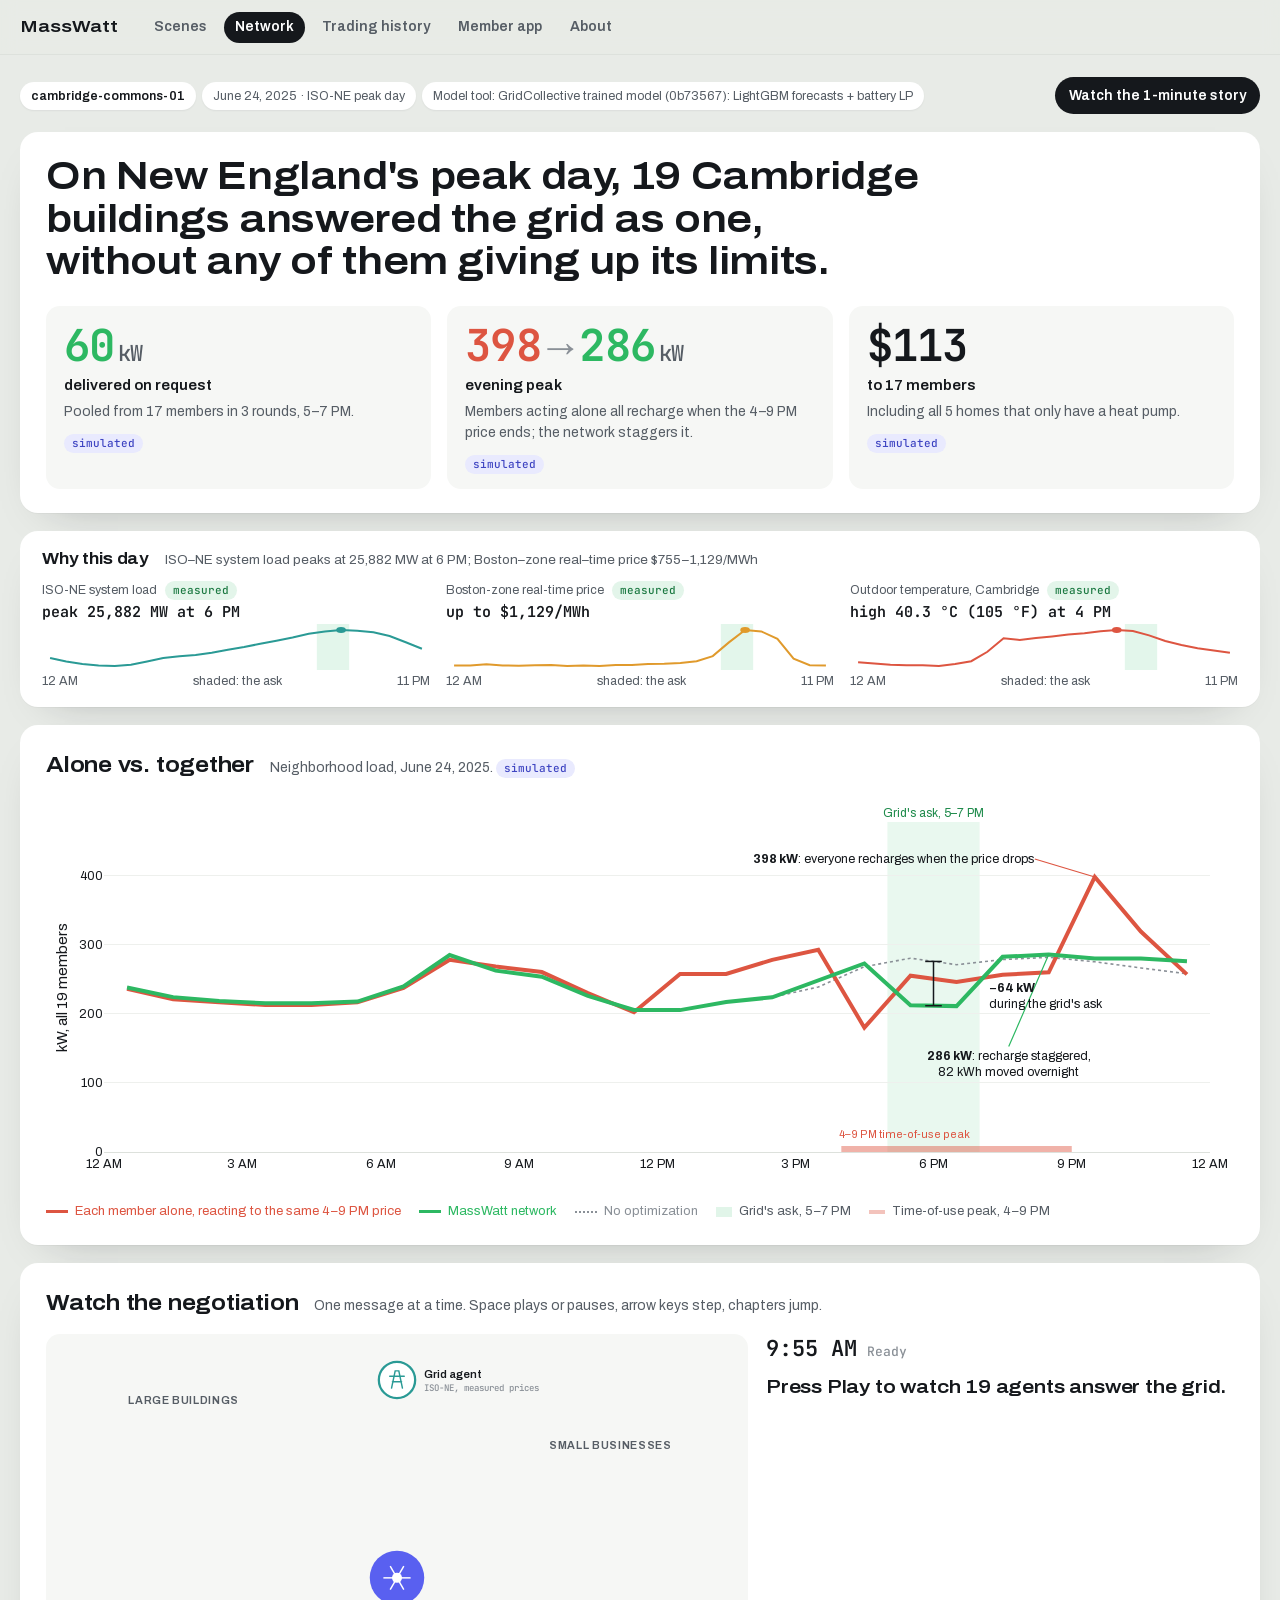
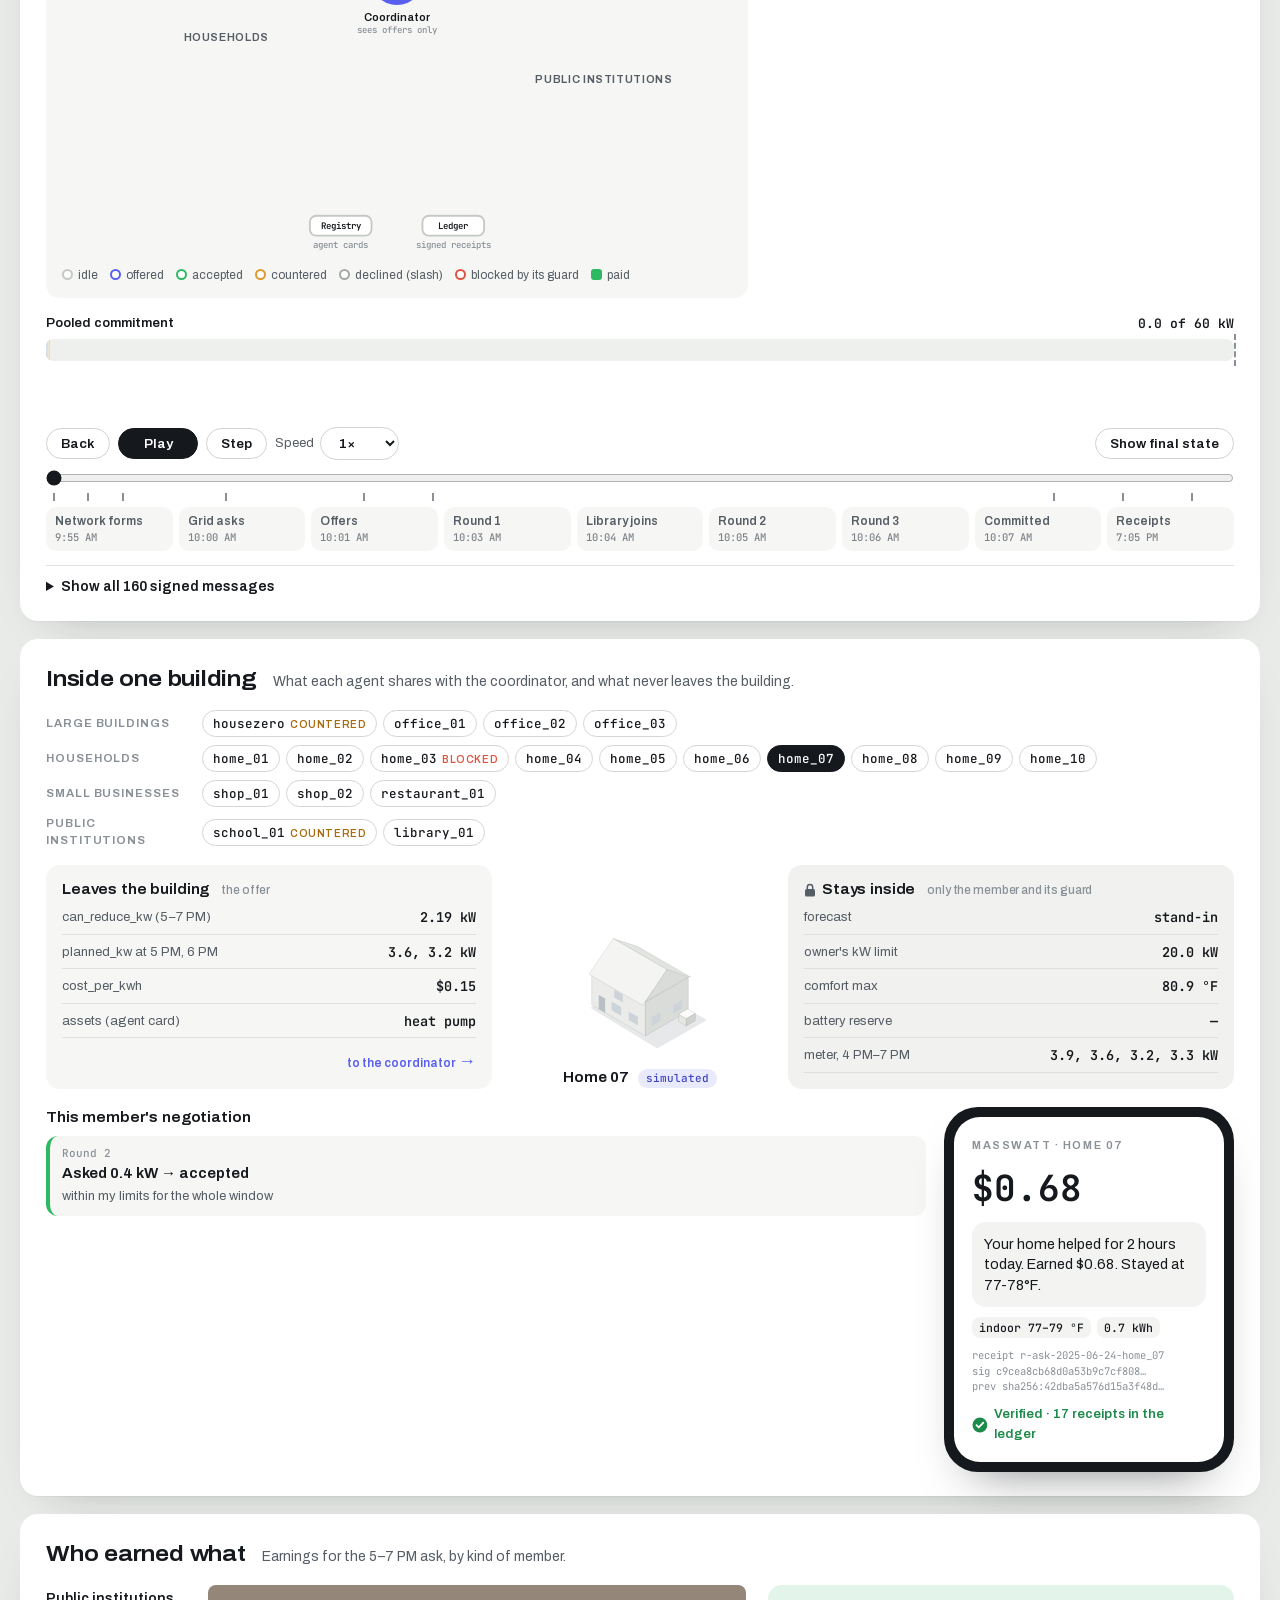
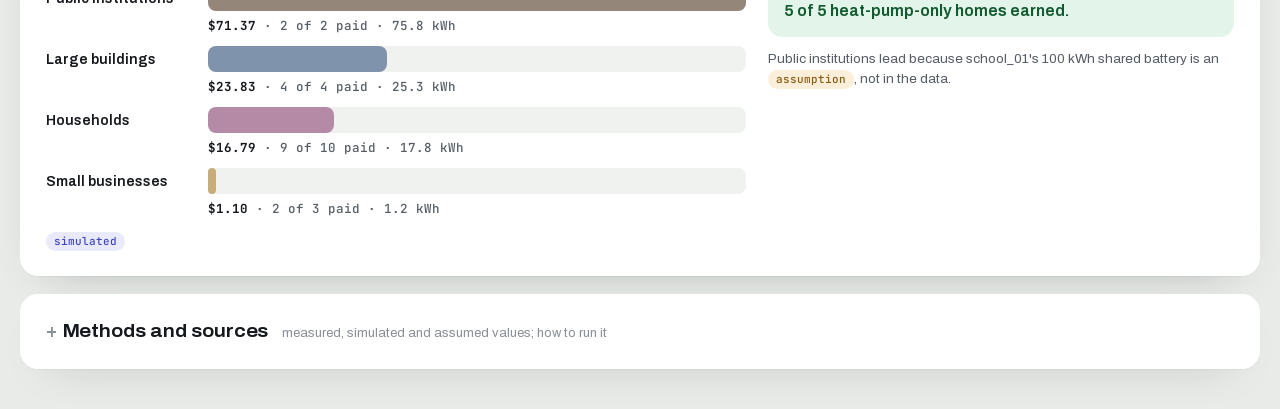
<file: app/story.html>
<!doctype html>
<html lang="en">
<head>
<meta charset="utf-8">
<meta name="viewport" content="width=device-width, initial-scale=1">
<title>MassWatt · One peak day in a Cambridge commons</title>
<link rel="stylesheet" href="story.css?v=1940">
<script src="vendor/plotly-basic.min.js"></script>
<script src="data/demo.js?v=1940"></script>
<script src="nav.js?v=1940"></script>
</head>
<body>
<div class="wrap" id="app">

  <header class="top">
    <div class="chips" id="topChips"></div>
    <a class="story-link" href="presentation/commonwatt-story.html">Watch the 1-minute story</a>
  </header>

  <!-- 3.1 Hero -->
  <section class="card hero" aria-labelledby="heroTitle">
    <h1 id="heroTitle"></h1>
    <div class="hero-stats" id="heroStats"></div>
  </section>

  <!-- 3.2 Why this day -->
  <section class="card strip" aria-labelledby="whyTitle">
    <div class="strip-head">
      <h2 id="whyTitle">Why this day</h2>
      <p id="whyReason"></p>
    </div>
    <div class="sparks" id="sparks"></div>
  </section>

  <!-- 3.3 Alone vs together -->
  <section class="card" aria-labelledby="chartTitle">
    <div class="sec-head">
      <h2 id="chartTitle">Alone vs. together</h2>
      <p id="chartSub"></p>
    </div>
    <figure class="chart-fig">
      <div id="mainChart" class="main-chart" role="img"></div>
      <figcaption id="chartAlt" class="sr-note"></figcaption>
    </figure>
    <div class="legend-row" id="chartLegend"></div>
  </section>

  <!-- 3.4 Replay -->
  <section class="card replay" id="replay" aria-labelledby="replayTitle" tabindex="-1">
    <div class="sec-head">
      <h2 id="replayTitle">Watch the negotiation</h2>
      <p>One message at a time. Space plays or pauses, arrow keys step, chapters jump.</p>
    </div>
    <div class="replay-grid">
      <div class="stage-wrap">
        <svg id="stage" viewBox="0 0 760 574" role="img" aria-label="The commons: grid agent, coordinator, and 19 member agents in four groups"></svg>
        <div class="state-legend" id="stateLegend"></div>
      </div>
      <aside class="happening" aria-labelledby="hapTitle">
        <div class="hap-clock"><span id="hapClock">09:55</span><span id="hapChapter"></span></div>
        <h3 id="hapTitle" class="hap-sentence" aria-live="polite"></h3>
        <div id="hapCards" class="hap-cards"></div>
      </aside>
    </div>
    <div class="pooled">
      <div class="pooled-head"><span>Pooled commitment</span><span class="mono" id="pooledVal"></span></div>
      <div class="pooled-bar" id="pooledBar"><div class="pooled-fill" id="pooledFill"></div><div id="pooledTicks"></div></div>
      <div class="pooled-legend" id="pooledLegend"></div>
    </div>
    <div class="timeline">
      <div class="controls">
        <button type="button" id="bPrev" aria-label="Previous step">Back</button>
        <button type="button" id="bPlay" class="primary">Play</button>
        <button type="button" id="bNext" aria-label="Next step">Step</button>
        <label class="speed">Speed
          <select id="speed"><option value="0.5">0.5×</option><option value="1" selected>1×</option><option value="2">2×</option><option value="4">4×</option></select>
        </label>
        <button type="button" id="bEnd">Show final state</button>
      </div>
      <div class="scrub">
        <input type="range" id="scrub" min="0" value="0" aria-label="Replay position">
        <div class="chap-ticks" id="chapTicks" aria-hidden="true"></div>
        <div class="chapters" id="chapters" role="group" aria-label="Chapters"></div>
      </div>
    </div>
    <details class="fulllog">
      <summary id="logSummary"></summary>
      <label class="filter"><input type="checkbox" id="keyOnly" checked> Key moments only</label>
      <div id="logGroups"></div>
    </details>
  </section>

  <!-- 3.5 Inside one building -->
  <section class="card inside" aria-labelledby="insideTitle">
    <div class="sec-head">
      <h2 id="insideTitle">Inside one building</h2>
      <p>What each agent shares with the coordinator, and what never leaves the building.</p>
    </div>
    <div class="picker" id="picker"></div>
    <div class="inside-grid">
      <div class="leaves">
        <h3>Leaves the building <span class="sub">the offer</span></h3>
        <dl id="leaves"></dl>
        <div class="arrow-out" aria-hidden="true">to the coordinator <span>→</span></div>
      </div>
      <div class="inside-glyph">
        <svg id="bigGlyph" viewBox="0 0 260 200" role="img"></svg>
        <div class="inside-name" id="insideName"></div>
      </div>
      <div class="stays">
        <h3><svg class="lock" width="12" height="14" viewBox="0 0 12 14" aria-hidden="true"><rect x="1" y="6" width="10" height="7.5" rx="1.6" fill="currentColor"/><path d="M3.3 6V4.2a2.7 2.7 0 0 1 5.4 0V6" fill="none" stroke="currentColor" stroke-width="1.5"/></svg>Stays inside <span class="sub">only the member and its guard</span></h3>
        <dl id="stays"></dl>
      </div>
    </div>
    <div class="inside-bottom">
      <div>
        <h3>This member's negotiation</h3>
        <ol class="steps" id="memberSteps"></ol>
      </div>
      <div class="phone" aria-label="Member phone card"><div class="screen" id="phone"></div></div>
    </div>
  </section>

  <!-- 3.6 Fairness -->
  <section class="card fair" aria-labelledby="fairTitle">
    <div class="sec-head">
      <h2 id="fairTitle">Who earned what</h2>
      <p>Earnings for the 5–7 PM ask, by kind of member.</p>
    </div>
    <div class="fair-grid">
      <div id="fairBars" class="fair-bars"></div>
      <div class="fair-side">
        <div class="callout" id="fairCallout"></div>
        <p class="honest" id="fairNote"></p>
      </div>
    </div>
  </section>

  <!-- 3.7 Methods -->
  <details class="card methods">
    <summary><h2>Methods and sources</h2><span>measured, simulated and assumed values; how to run it</span></summary>
    <div id="labelLegend" class="label-legend"></div>
    <div class="methods-grid">
      <div>
        <h3>How to run it</h3>
        <pre class="code">uv run commonwatt-demo        # writes app/data/demo.js
open app/story.html           # this page, offline</pre>
        <p id="toolLine"></p>
        <p>The seven protocol messages (agent card, ask, offer, request, response, assignment, receipt) are published as
          JSON Schemas in <code>protocol/schemas/</code>. Every message is an Ed25519-signed envelope.</p>
      </div>
      <div class="table-scroll"><table id="srcTable"></table></div>
    </div>
    <p class="footnote">Synthetic and simulated members are labeled. Battery sizes, prices paid and tariffs are
      assumptions; savings are simulation results, not measured outcomes. Data: HouseZero (Harvard CGBC, CC BY 4.0,
      DOIs 10.6084/m9.figshare.30260233.v1 and 10.6084/m9.figshare.32790984.v1), City of Boston Analyze Boston
      (Central Library electricity, PDDL), ISO New England, National Grid (Massachusetts Electric) class load shapes,
      NREL ComStock templates.</p>
  </details>
</div>
<div class="missing" id="missing" hidden>Run <code>uv run commonwatt-demo</code> first.</div>
<script src="story.js?v=1940"></script>
</body>
</html>
</file>
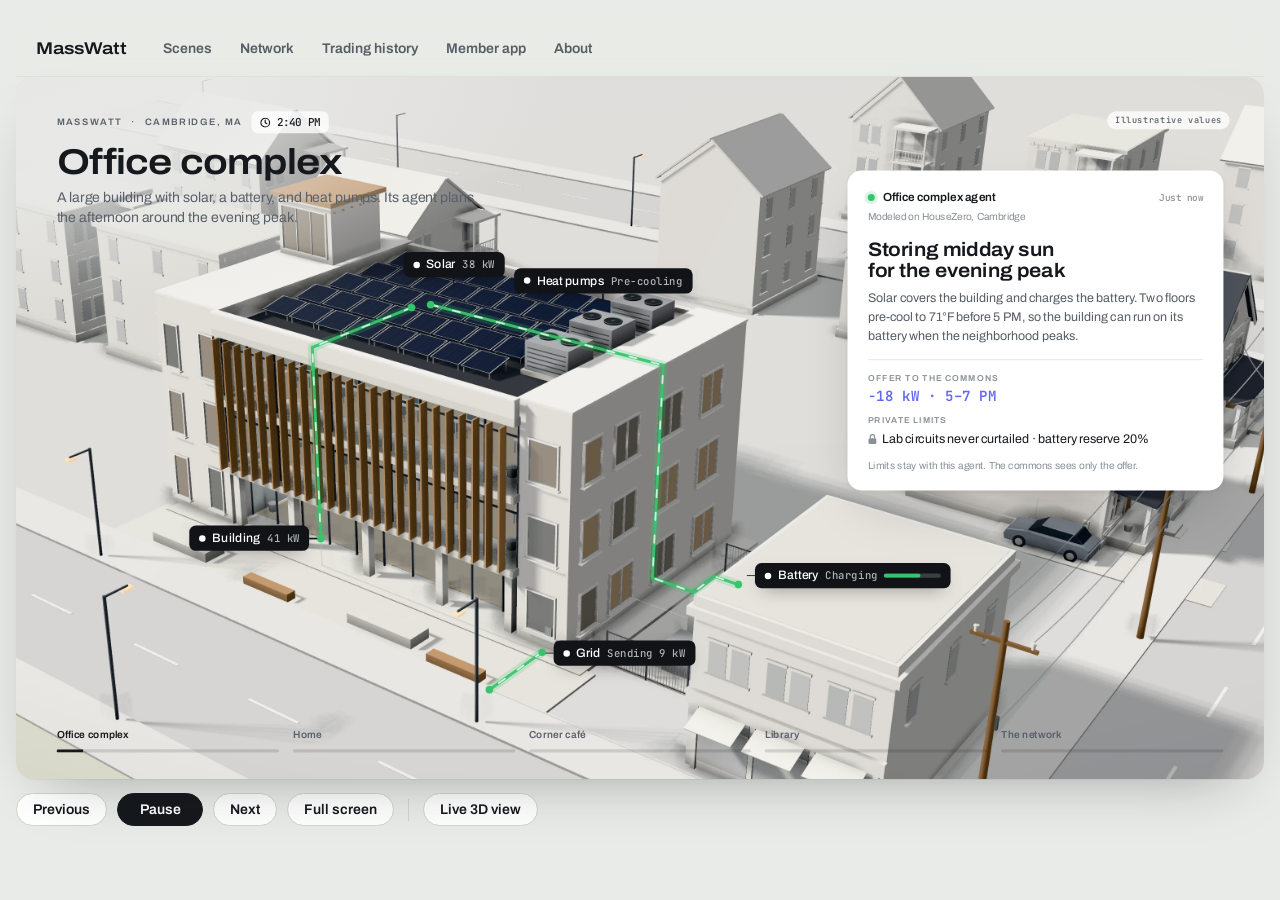
<file: app/presentation/commonwatt-story.html>
<!doctype html>
<html lang="en">
<head>
<meta charset="utf-8">
<meta name="viewport" content="width=device-width, initial-scale=1, viewport-fit=cover">
<title>MassWatt Story</title>
<link rel="preconnect" href="https://fonts.googleapis.com">
<link rel="preconnect" href="https://fonts.gstatic.com" crossorigin>
<link rel="stylesheet" href="https://fonts.googleapis.com/css2?family=Archivo:wdth,wght@75..125,400..700&family=JetBrains+Mono:wght@400;500;600&display=swap">
<style>
html{color-scheme:light}
body{margin:0}
[hidden]{display:none!important}
</style>
<style>
/* Layout: a fixed 1600x900 frame scaled to fit, like a video frame. Each scene is a pre-rendered
   3D still (renders/*.webp, made by commonwatt-bake.html) with energy lines, labels and the agent
   network drawn on top in SVG/HTML, so playback needs no WebGL. Controls live outside the frame
   so screen recordings stay clean. */
:root{
  --page:#e8ebe7;
  --ink:#15181c;
  --ink-2:#565d65;
  --ink-3:#8a9097;
  --card:#ffffff;
  --hair:#dde1dc;
  --solar:#36c56c;
  --battery:#f2a63a;
  --grid:#2fb5ae;
  --strain:#e9533f;
  --signal:#6268f2;
  --display:"Archivo","Helvetica Neue",Arial,sans-serif;
  --mono:"JetBrains Mono",ui-monospace,"SF Mono",Menlo,Consolas,monospace;
  color-scheme:light;
}
body{background:var(--page);color:var(--ink);font-family:var(--display);font-size:15px;line-height:1.45;padding-left:max(16px,env(safe-area-inset-left,0px));padding-right:max(16px,env(safe-area-inset-right,0px));padding-block:22px 34px}
.wrap{max-width:1600px;margin-inline:auto;display:grid;gap:14px}
.top{display:flex;flex-wrap:wrap;align-items:baseline;justify-content:space-between;gap:4px 20px}
.top h1{margin:0;font-size:21px;font-weight:650;font-stretch:112%;letter-spacing:-.01em;text-wrap:balance}
.top p{margin:0;color:var(--ink-2);font-size:14px}

/* ---------- the frame ---------- */
.viewport{
  --hud:#15181c; --hud2:#59606a; --pillbg:rgba(255,255,255,.78); --pillfg:#59606a;
  --navtxt:#59606a; --navon:#15181c; --navtrack:rgba(21,24,28,.14); --navfill:#15181c; --nlabel:#3b4148; --nodebg:#ffffff; --scrim:rgba(232,233,232,.88);
  position:relative;width:100%;aspect-ratio:16/9;border-radius:18px;overflow:hidden;background:#e8e9e8;
  box-shadow:0 1px 0 rgba(0,0,0,.04),0 24px 60px -32px rgba(20,24,28,.4);transition:background 1.6s ease;
}
.viewport.evening{
  --hud:#f3f4f2; --hud2:#b7bdc4; --pillbg:rgba(20,22,26,.7); --pillfg:#c4c9cf;
  --navtxt:#a8aeb5; --navon:#ffffff; --navtrack:rgba(255,255,255,.18); --navfill:#ffffff; --nlabel:#d6dade; --nodebg:#1d2025; --scrim:rgba(18,20,23,.85);
  background:#121417;
}
.viewport:fullscreen{border-radius:0;aspect-ratio:auto;width:100vw;height:100vh;background:#0c0e11}
.canvas{position:absolute;left:0;top:0;width:1600px;height:900px;transform-origin:0 0;overflow:hidden}

/* scenes: one layer per chapter, crossfaded; each slowly zooms toward its focus point */
.scene{position:absolute;inset:0;opacity:0;transition:opacity 1.3s ease;pointer-events:none}
.scene.on{opacity:1}
.scene .zoom{position:absolute;inset:0;transform-origin:var(--fx,800px) var(--fy,450px)}
.scene .zoom.run{animation:kb var(--kb,11s) linear forwards}
@keyframes kb{from{transform:scale(1)}to{transform:scale(1.045)}}
.scene .shot{position:absolute;left:0;top:0;width:1600px;height:900px;display:block;user-select:none}
.scene svg.flows{position:absolute;inset:0;width:1600px;height:900px;overflow:visible}
.missing{position:absolute;inset:0;display:grid;place-items:center;padding:40px;text-align:center;color:var(--ink);font:500 16px/1.5 var(--display);background:#e8e9e8}

/* energy lines */
.fl{opacity:0;transition:opacity .7s ease;color:var(--solar)}
.fl.on{opacity:1}
.fl path{fill:none;stroke:currentColor;stroke-linecap:round;stroke-linejoin:round}
.fl .glow{stroke-width:11;opacity:.2}
.fl .base{stroke-width:3.6;opacity:.9}
.fl .dash{stroke:#fff;stroke-width:2.2;opacity:.75;stroke-dasharray:9 19;animation:flow 1s linear infinite}
.fl circle{fill:currentColor}
.fl.k-strain .base{stroke-width:4.4} .fl.k-strain .glow{stroke-width:14;opacity:.26}
@keyframes flow{to{stroke-dashoffset:-28}}
.k-solar{color:var(--solar)} .k-battery{color:var(--battery)} .k-grid{color:var(--grid)} .k-strain{color:var(--strain)} .k-signal{color:#8d92ff} .k-ink{color:#e9ecef}

/* smoke over the power plant (network scene) */
.smoke{position:absolute;inset:0;opacity:1;transition:opacity 1.6s ease}
.smoke i{position:absolute;width:60px;height:60px;margin:-30px 0 0 -30px;border-radius:50%;background:radial-gradient(circle,rgba(140,146,154,.75) 0%,rgba(140,146,154,.35) 45%,rgba(140,146,154,0) 70%);animation:puff 6s linear infinite;opacity:0}
@keyframes puff{0%{transform:translate(0,0) scale(.5);opacity:0}12%{opacity:.85}100%{transform:translate(70px,-150px) scale(2.6);opacity:0}}

/* agent network overlay */
svg.net{position:absolute;inset:0;width:1600px;height:900px;overflow:visible}
svg.net .arc{fill:none;stroke:#8d92ff;stroke-width:1.4;opacity:0;transition:opacity .6s ease}
svg.net .arc.on{opacity:.55}
svg.net .tether{stroke:#8d92ff;stroke-width:1;stroke-dasharray:2 4;opacity:0;transition:opacity .5s ease}
svg.net .tether.on{opacity:.55}
svg.net .node{opacity:0;transition:opacity .5s ease}
svg.net .node.on{opacity:1}
svg.net .node .body{fill:var(--nodebg);stroke:var(--signal);stroke-width:2}
svg.net .node .guard{fill:none;stroke:var(--nlabel);stroke-width:1.2;stroke-dasharray:3 4;opacity:.7;transition:stroke .3s ease,opacity .3s ease}
svg.net .node .guard.deny{stroke:var(--strain);stroke-dasharray:none;stroke-width:2.6;opacity:1}
svg.net .node .glyph{fill:#8d92ff;font:600 13px var(--display);text-anchor:middle;dominant-baseline:central}
svg.net .node .nlabel{fill:var(--nlabel);font:500 12px var(--mono);text-anchor:middle;paint-order:stroke;stroke:rgba(0,0,0,.35);stroke-width:3px}
svg.net .node .halo{fill:none;stroke:#8d92ff;stroke-width:2;opacity:0;transform-box:fill-box;transform-origin:center}
svg.net .node.ping .halo{animation:halo .9s ease-out}
svg.net .node.coord .body{fill:var(--signal);stroke:#fff;stroke-width:2.5}
svg.net .node.coord .hub{fill:#fff} svg.net .node.coord .hubline{stroke:#fff;stroke-width:1.6}
svg.net .node.coord .nlabel{font:600 13px var(--display)}
svg.net .node .pop{transform-box:fill-box;transform-origin:center}
svg.net .node.join .pop{animation:join .9s cubic-bezier(.2,1.4,.4,1) both}
svg.net .blocked{fill:var(--strain);font:600 12px var(--mono);text-anchor:middle;opacity:0;transition:opacity .3s ease;paint-order:stroke;stroke:rgba(10,12,15,.75);stroke-width:4px}
svg.net .blocked.on{opacity:1}
svg.net .dot{filter:drop-shadow(0 0 4px currentColor)}
@keyframes halo{from{opacity:.85;transform:scale(1)}to{opacity:0;transform:scale(2.3)}}
@keyframes join{from{opacity:0;transform:scale(.3)}to{opacity:1;transform:scale(1)}}

/* labels */
.chip{position:absolute;display:flex;align-items:center;gap:8px;padding:8px 12px;border-radius:8px;background:#111317;color:#fff;font:500 15px/1 var(--display);white-space:nowrap;opacity:0;transition:opacity .5s ease;box-shadow:0 8px 22px -10px rgba(0,0,0,.55)}
.chip.on{opacity:1}
.chip.on.idle{opacity:.38}
.chip .dot{width:8px;height:8px;border-radius:50%;background:currentColor;flex:none}
.chip .vl{color:#aeb4bb;font:500 13px/1 var(--mono)}
.chip .bar{width:70px;height:5px;border-radius:3px;background:#3a3f46;position:relative;overflow:hidden}
.chip .bar i{position:absolute;inset:0 auto 0 0;background:var(--solar);border-radius:3px}
.chip.above{transform:translate(-50%,calc(-100% - 14px))}
.chip.below{transform:translate(-50%,14px)}
.chip.left{transform:translate(calc(-100% - 14px),-50%)}
.chip.right{transform:translate(14px,-50%)}
.chip::after{content:"";position:absolute;background:#111317}
.chip.above::after{left:50%;bottom:-10px;width:1.5px;height:10px;margin-left:-.75px}
.chip.below::after{left:50%;top:-10px;width:1.5px;height:10px;margin-left:-.75px}
.chip.left::after{top:50%;right:-10px;height:1.5px;width:10px;margin-top:-.75px}
.chip.right::after{top:50%;left:-10px;height:1.5px;width:10px;margin-top:-.75px}

.vignette{position:absolute;inset:0;pointer-events:none;background:radial-gradient(120% 90% at 50% 45%,rgba(0,0,0,0) 60%,rgba(0,0,0,.07) 100%)}
/* keeps the title and caption readable over the scene */
.scrim{position:absolute;left:0;top:0;width:1000px;height:440px;pointer-events:none;background:radial-gradient(70% 70% at 0 0,var(--scrim) 35%,transparent 100%)}

.hud{position:absolute;left:52px;top:44px;max-width:560px;color:var(--hud);transition:color 1.2s ease}
.hud .brand{display:flex;align-items:center;gap:12px;font:600 12px/1 var(--display);letter-spacing:.16em;text-transform:uppercase;color:var(--hud2)}
.hud .brand .clock{display:inline-flex;align-items:center;gap:8px;padding:7px 11px;border-radius:8px;background:var(--pillbg);font:500 14px/1 var(--mono);letter-spacing:0;color:var(--hud);text-transform:none}
.hud h2{margin:14px 0 8px;font-size:46px;line-height:1.02;font-weight:640;font-stretch:115%;letter-spacing:-.02em;text-wrap:balance}
.hud p{margin:0;font-size:18px;line-height:1.45;color:var(--hud2);text-wrap:pretty;transition:color 1.2s ease}
.pill{position:absolute;right:44px;top:44px;padding:6px 10px;border-radius:999px;background:var(--pillbg);color:var(--pillfg);font:500 11px/1 var(--mono);letter-spacing:.02em}

.card{position:absolute;right:52px;top:120px;width:430px;padding:24px 26px 22px;border-radius:18px;background:var(--card);color:var(--ink);box-shadow:0 30px 70px -30px rgba(20,24,28,.35),0 2px 6px rgba(20,24,28,.06);opacity:0;transform:translateY(10px);transition:opacity .6s ease,transform .6s ease}
.card.on{opacity:1;transform:none}
.card .head{display:flex;align-items:center;gap:10px;font-size:15px;font-weight:600}
.card .head .live{width:9px;height:9px;border-radius:50%;background:var(--solar);box-shadow:0 0 0 4px rgba(54,197,108,.18)}
.card .head .when{margin-left:auto;font:500 12px var(--mono);color:var(--ink-3)}
.card .meta{margin-top:4px;font-size:13px;color:var(--ink-3)}
.card h3{margin:18px 0 8px;font-size:25px;line-height:1.15;font-weight:640;font-stretch:108%;letter-spacing:-.01em;text-wrap:balance}
.card .body{margin:0;font-size:16px;line-height:1.5;color:var(--ink-2)}
.card .note{display:inline-flex;align-items:center;gap:8px;margin-top:14px;padding:6px 10px;border-radius:8px;background:#fff5e6;color:#8a5a12;font:500 13px var(--mono)}
.card dl{margin:18px 0 0;padding-top:16px;border-top:1px solid var(--hair);display:grid;gap:12px}
.card dl div{display:grid;gap:3px}
.card dt{font-size:11px;font-weight:600;letter-spacing:.12em;text-transform:uppercase;color:var(--ink-3)}
.card dd{margin:0;font-size:16px}
.card dd.mono{font:600 18px var(--mono);color:var(--signal)}
.card dd .lock{display:inline-block;vertical-align:-2px;margin-right:6px;color:var(--ink-3)}
.card .foot{margin:14px 0 0;font-size:13px;color:var(--ink-3)}

.log{position:absolute;right:44px;top:92px;width:470px;padding:16px 18px 14px;border-radius:14px;background:rgba(14,16,20,.86);color:#e7eaee;font:12.5px/1.6 var(--mono);opacity:0;transform:translateY(8px);transition:opacity .6s ease,transform .6s ease}
.log.on{opacity:1;transform:none}
.log .lh{display:flex;justify-content:space-between;margin-bottom:8px;font:600 11px/1 var(--display);letter-spacing:.14em;text-transform:uppercase;color:#9aa1a8}
.log .row{display:grid;grid-template-columns:44px 1fr;gap:10px;animation:rowIn .45s ease both}
.log .t{color:#7d848c}
.log .who{color:#fff}
.t-ok{color:#5fd98d} .t-counter{color:#f2b55a} .t-block{color:#ff7d6b} .t-join{color:#a6aaff} .t-ask{color:#7fd6d1} .t-req{color:#c9cdd2} .t-info{color:#9aa1a8} .t-receipt{color:#d7dbe0}
@keyframes rowIn{from{opacity:0;transform:translateY(4px)}to{opacity:1;transform:none}}

.stat{position:absolute;width:300px;padding:16px 18px;border-radius:14px;background:var(--card);color:var(--ink);box-shadow:0 22px 50px -26px rgba(0,0,0,.5);opacity:0;transition:opacity .6s ease}
.stat.on{opacity:1}
.stat b{display:block;font-size:16px;font-weight:620}
.stat span{display:block;margin-top:2px;font-size:12px;color:var(--ink-3)}
.stat .meter{margin-top:12px;height:7px;border-radius:4px;background:#e6e8e5;overflow:hidden}
.stat .meter i{display:block;height:100%;border-radius:4px;transition:width 1.6s cubic-bezier(.3,.7,.2,1)}
.stat .val{margin-top:8px;font:600 14px var(--mono)}

.nav{position:absolute;left:52px;right:52px;bottom:34px;display:grid;grid-template-columns:repeat(5,1fr);gap:18px;pointer-events:auto}
.nav button{all:unset;cursor:pointer;display:grid;gap:9px;color:var(--navtxt);font:600 13px/1.2 var(--display);letter-spacing:.02em;transition:color .4s ease}
.nav button.cur{color:var(--navon)}
.nav button:focus-visible{outline:2px solid var(--signal);outline-offset:6px;border-radius:4px}
.nav .trk{height:4px;border-radius:2px;background:var(--navtrack);overflow:hidden}
.nav .trk i{display:block;height:100%;width:0;background:var(--navfill)}

/* controls outside the frame */
.controls{display:flex;flex-wrap:wrap;align-items:center;gap:8px 10px}
.controls button,.controls a{font:600 14px var(--display);color:var(--ink);background:#fff;border:1px solid #cfd4ce;border-radius:999px;padding:8px 16px;cursor:pointer;text-decoration:none}
.controls button:hover,.controls a:hover{border-color:#9aa1a7}
.controls button:focus-visible,.controls a:focus-visible{outline:2px solid var(--signal);outline-offset:2px}
.controls button.primary{background:var(--ink);color:#fff;border-color:var(--ink);min-width:86px}
.controls .sep{width:1px;height:22px;background:#cfd4ce;margin-inline:4px}
.controls .hint{color:var(--ink-2);font-size:13px;margin-left:4px}
.note{margin:0;max-width:84ch;color:var(--ink-2);font-size:13.5px}
.note code{font-family:var(--mono);font-size:12.5px;background:#fff;border:1px solid #dde1dc;border-radius:5px;padding:1px 5px}
@media (prefers-reduced-motion:reduce){ .log .row{animation:none} .fl .dash,.smoke i{animation:none} .scene .zoom.run{animation:none} }
</style>
</head>
<body>
<script>if (/[?&]embed=1(&|$)/.test(location.search)) document.documentElement.classList.add('embed');</script>
<style>
/* ?embed=1: shown inside the landing page. Fit the frame and the controls inside the iframe. */
html.embed body{padding:6px 0 4px;background:transparent}
html.embed .wrap{gap:10px}
html.embed .viewport{width:min(100%,calc((100vh - 64px) * 16 / 9));margin-inline:auto}
html.embed .controls{justify-content:center}
@media (max-width:640px){html.embed .viewport{width:min(100%,calc((100vh - 110px) * 16 / 9))}}
</style>
<script>if (/[?&]embed=1(&|$)/.test(location.search)) document.documentElement.classList.add("embed");</script>
<style>html.embed .cw-nav{display:none!important}</style>
<script src="../nav.js?v=1940" data-root="../"></script>
<div class="wrap">
  <div class="viewport" id="viewport">
    <div class="canvas" id="canvas">
      <div id="scenes" role="img" aria-label="Rendered model of a Cambridge neighborhood: an office complex, single-family homes, a corner café, a public library, a substation, transmission towers, and a power plant"></div>
      <div class="vignette"></div>
      <div class="scrim"></div>

      <div class="hud" id="hud">
        <div class="brand"><span>MassWatt</span><span aria-hidden="true">·</span><span>Cambridge, MA</span><span class="clock"><svg width="13" height="13" viewBox="0 0 14 14" aria-hidden="true"><circle cx="7" cy="7" r="6" fill="none" stroke="currentColor" stroke-width="1.6"/><path d="M7 3.6V7l2.2 1.4" fill="none" stroke="currentColor" stroke-width="1.6" stroke-linecap="round"/></svg><span id="clock">2:40 PM</span></span></div>
        <h2 id="hTitle">Office complex</h2>
        <p id="hCaption"></p>
      </div>
      <div class="pill" id="pill">Illustrative values</div>

      <aside class="card" id="card" aria-live="polite">
        <div class="head"><span class="live"></span><span id="cAgent"></span><span class="when">Just now</span></div>
        <div class="meta" id="cMeta"></div>
        <h3 id="cTitle"></h3>
        <p class="body" id="cBody"></p>
        <div class="note" id="cNote" hidden></div>
        <dl>
          <div><dt>Offer to the commons</dt><dd class="mono" id="cOffer"></dd></div>
          <div><dt>Private limits</dt><dd><svg class="lock" width="12" height="14" viewBox="0 0 12 14" aria-hidden="true"><rect x="1" y="6" width="10" height="7.5" rx="1.6" fill="currentColor"/><path d="M3.3 6V4.2a2.7 2.7 0 0 1 5.4 0V6" fill="none" stroke="currentColor" stroke-width="1.5"/></svg><span id="cLimits"></span></dd></div>
        </dl>
        <p class="foot">Limits stay with this agent. The commons sees only the offer.</p>
      </aside>

      <div class="log" id="log"><div class="lh"><span>Commons message log</span><span id="logCount">0 messages</span></div><div id="logRows"></div></div>

      <div class="stat" id="statLocal" style="left:300px;top:710px"><b>Clean power used locally</b><span>Solar and batteries inside the commons</span><div class="meter"><i id="mLocal" style="background:var(--solar)"></i></div><div class="val" id="vLocal"></div></div>
      <div class="stat" id="statPeak" style="left:1250px;top:710px"><b>Peak from large generators</b><span>Neighborhood draw, 5–7 PM</span><div class="meter"><i id="mPeak" style="background:#8f969d"></i></div><div class="val" id="vPeak"></div></div>

      <nav class="nav" id="nav" aria-label="Scenes"></nav>
    </div>
  </div>

  <div class="controls">
    <button id="bPrev" type="button">Previous</button>
    <button id="bPlay" type="button" class="primary">Pause</button>
    <button id="bNext" type="button">Next</button>
    <button id="bFull" type="button">Full screen</button>
    <span class="sep" aria-hidden="true"></span>
    <a href="commonwatt-live-3d.html">Live 3D view</a>
  </div>
</div>

<script>
/* load the story and the latest renders without the browser serving stale copies */
const cwBust = Date.now();
document.write('<script src="story-data.js?t=' + cwBust + '"><\/script><script src="renders/scenes.js?t=' + cwBust + '"><\/script>');
</script>
<script>
(() => {
'use strict';
const STORY = window.COMMONWATT_STORY;
const RENDERS = window.COMMONWATT_RENDERS;
const NS = 'http://www.w3.org/2000/svg';
const RM = window.matchMedia && matchMedia('(prefers-reduced-motion: reduce)').matches;
const $ = id => document.getElementById(id);
function el(tag, attrs, parent){ const e=document.createElementNS(NS, tag); if(attrs) for(const k in attrs) e.setAttribute(k, attrs[k]); if(parent) parent.appendChild(e); return e; }
const viewport = $('viewport'), canvas = $('canvas');

/* ---------- fit the frame ---------- */
function fit(){
  const W = viewport.clientWidth, H = viewport.clientHeight, k = Math.min(W/1600, H/900);
  canvas.style.transform = `translate(${(W-1600*k)/2}px,${(H-900*k)/2}px) scale(${k})`;
}
new ResizeObserver(fit).observe(viewport); fit();

if(!RENDERS){
  const m = document.createElement('div'); m.className = 'missing';
  m.textContent = 'The scene images are missing. Open commonwatt-bake.html to render them into the renders/ folder.';
  $('scenes').appendChild(m); return;
}

/* ---------- energy lines: dash travel in px per second, by kind ---------- */
const KIND_V = { strain:92, solar:47, battery:42, grid:42, signal:42 };
const pathD = pts => 'M' + pts.map(p => p[0]+' '+p[1]).join(' L');

/* ---------- one layer per chapter: still image, energy lines, smoke, labels ---------- */
const scenesEl = $('scenes');
const SC = STORY.chapters.map(ch => {
  const rec = RENDERS.chapters[ch.key] || { flows:{}, chips:[], nodes:{}, smoke:[] };
  const layer = document.createElement('div'); layer.className = 'scene';
  const zoom = document.createElement('div'); zoom.className = 'zoom'; layer.appendChild(zoom);
  zoom.style.setProperty('--fx', (ch.cam.fx ?? 800)+'px'); zoom.style.setProperty('--fy', (ch.cam.fy ?? 450)+'px');
  zoom.style.setProperty('--kb', (ch.dur + 1.4)+'s');
  const img = document.createElement('img'); img.className = 'shot'; img.alt = ''; img.decoding = 'async'; img.src = rec.image + '?v=' + encodeURIComponent(RENDERS.version || ''); zoom.appendChild(img);
  const svg = el('svg', { class:'flows', viewBox:'0 0 1600 900' }, zoom);
  const ids = new Set((ch.flows||[]).map(f => f[0]).concat(ch.relieve ? ch.relieve.flows.map(f => f[0]) : []));
  const flows = {};
  ids.forEach(id => {
    const pts = rec.flows[id]; if(!pts || pts.length < 2) return;
    const g = el('g', { class:'fl' }, svg), d = pathD(pts);
    el('path', { d, class:'glow' }, g); el('path', { d, class:'base' }, g);
    const dash = el('path', { d, class:'dash' }, g);
    el('circle', { cx:pts[0][0], cy:pts[0][1], r:4.5 }, g); el('circle', { cx:pts[pts.length-1][0], cy:pts[pts.length-1][1], r:4.5 }, g);
    flows[id] = { g, dash };
  });
  let smoke = null;
  if(rec.smoke && rec.smoke.length){
    smoke = document.createElement('div'); smoke.className = 'smoke';
    rec.smoke.forEach((p, si) => { for(let k=0;k<6;k++){ const i = document.createElement('i'); i.style.left = p[0]+'px'; i.style.top = p[1]+'px'; i.style.animationDelay = (-(k + si*0.4)) + 's'; smoke.appendChild(i); } });
    zoom.appendChild(smoke);
  }
  const chips = (ch.chips||[]).map((c, k) => {
    const p = rec.chips[k]; if(!p) return null;
    const d = document.createElement('div');
    d.className = 'chip '+(c.place||'above')+' k-'+(c.kind||'ink')+(c.idle?' idle':'');
    d.innerHTML = '<span class="dot"></span><span class="nm"></span><span class="vl"></span>'+(c.bar!=null?'<span class="bar"><i></i></span>':'');
    d.querySelector('.nm').textContent = c.name; d.querySelector('.vl').textContent = c.value || '';
    if(c.bar!=null) d.querySelector('.bar i').style.width = c.bar+'%';
    d.style.left = p[0]+'px'; d.style.top = p[1]+'px';
    zoom.appendChild(d); return d;
  }).filter(Boolean);
  scenesEl.appendChild(layer);
  return { ch, rec, layer, zoom, flows, smoke, chips };
});

function setFlow(sc, id, kind, speed){
  const f = sc.flows[id]; if(!f) return;
  if(!kind){ f.g.classList.remove('on'); return; }
  f.g.setAttribute('class', 'fl on k-'+kind);
  const v = (KIND_V[kind] || 42) * (speed == null ? 1 : speed);
  f.dash.style.animationDuration = (28/v).toFixed(3)+'s';
}

/* ---------- agent network overlay (network chapter) ---------- */
const netSc = SC.find(s => s.ch.key === 'network');
const NODES = {
  coord:  {label:'commons coordinator', coord:true},
  office: {label:'office',     glyph:'O'},
  home03: {label:'home_03',    glyph:'H'},
  home05: {label:'home_05',    glyph:'H'},
  home07: {label:'home_07',    glyph:'H'},
  cafe:   {label:'café',       glyph:'C'},
  library:{label:'library_01', glyph:'L'},
  grid:   {label:'grid',       glyph:'G'}
};
const arcs = {}, msgs = [];
let gNet = null;
if(netSc){
  gNet = el('svg', { class:'net', viewBox:'0 0 1600 900' }, netSc.zoom);
  const NUDGE = STORY.network.nudge || {};
  for(const id in NODES){ const r = netSc.rec.nodes[id] || {}, d = NUDGE[id] || [0, 0], p = r.p || [800, 200]; NODES[id].p = [p[0]+d[0], p[1]+d[1]]; NODES[id].roof = r.roof; }
  const c = NODES.coord.p;
  for(const id in NODES){ if(id==='coord') continue; const n = NODES[id];
    const qx = (c[0]+n.p[0])/2, qy = Math.min(c[1], n.p[1]) - 70 + (n.p[1]-c[1])*0.25;
    arcs[id] = el('path', { class:'arc', d:`M${c[0]} ${c[1]} Q${qx} ${qy} ${n.p[0]} ${n.p[1]}` }, gNet);
    if(n.roof) n.tether = el('line', { class:'tether', x1:n.p[0], y1:n.p[1]+25, x2:n.roof[0], y2:n.roof[1] }, gNet);
  }
  for(const id in NODES){
    const n = NODES[id];
    const g = el('g', { class:'node'+(n.coord?' coord':''), transform:`translate(${n.p[0]} ${n.p[1]})` }, gNet); n.g = g;
    const pop = el('g', { class:'pop' }, g);
    if(n.coord){
      el('circle',{r:26, class:'halo'}, pop); el('circle',{r:26, class:'body'}, pop);
      [[0,-8],[-7.5,5],[7.5,5]].forEach(([a,b],i,arr)=>{ const nx=arr[(i+1)%3]; el('line',{x1:a,y1:b,x2:nx[0],y2:nx[1],class:'hubline'},pop); });
      [[0,-8],[-7.5,5],[7.5,5]].forEach(([a,b])=>el('circle',{cx:a,cy:b,r:3.2,class:'hub'},pop));
      el('text',{y:46, class:'nlabel'}, pop).textContent = n.label;
    } else {
      el('circle',{r:17, class:'halo'}, pop); n.guard = el('circle',{r:24, class:'guard'}, pop); el('circle',{r:17, class:'body'}, pop);
      el('text',{class:'glyph'}, pop).textContent = n.glyph; el('text',{y:44, class:'nlabel'}, pop).textContent = n.label;
      n.blk = el('text',{y:-32, class:'blocked'}, pop); n.blk.textContent = 'blocked';
      n.why = el('text',{y:82, class:'blocked'}, pop);
    }
  }
}
function showNode(id, on){ const n=NODES[id]; if(!n || !n.g) return; n.g.classList.toggle('on', on); if(n.tether) n.tether.classList.toggle('on', on); if(arcs[id]) arcs[id].classList.toggle('on', on); }
function ping(id){ const g=NODES[id] && NODES[id].g; if(!g) return; g.classList.remove('ping'); void g.getBBox(); g.classList.add('ping'); }
function sendMsg(from, to, opts){
  opts = opts || {};
  const nodeId = from==='coord' ? to : from, path = arcs[nodeId]; if(!path) return;
  const color = opts.color || '#8d92ff';
  if(RM){ ping(to); if(opts.onDone) opts.onDone(); return; }
  const dot = el('circle',{r:5, class:'dot'}, gNet);
  dot.style.fill = color; dot.style.color = color;
  msgs.push({ dot, path, len: path.getTotalLength(), rev: from!=='coord', t:0, dur:opts.dur||0.62, stop:opts.stop||1, onDone:opts.onDone });
}
function block(id, reason){
  const n=NODES[id];
  n.why.textContent = reason || '';
  sendMsg('coord', id, { stop:0.8, onDone:()=>{ n.guard.classList.add('deny'); n.blk.classList.add('on'); n.why.classList.add('on');
    later(1.8, ()=>{ n.guard.classList.remove('deny'); n.blk.classList.remove('on'); n.why.classList.remove('on'); }); } });
}
function join(id){ showNode(id, true); NODES[id].g.classList.add('join'); ping(id); }
function resetNodes(){
  for(const id in NODES){ const n=NODES[id]; if(!n.g) continue; showNode(id,false); n.g.classList.remove('join','ping');
    if(n.guard){ n.guard.classList.remove('deny'); n.blk.classList.remove('on'); n.why.classList.remove('on'); } }
  msgs.splice(0).forEach(m=>m.dot.remove());
}

/* ---------- HUD, card, log, meters, nav ---------- */
$('pill').hidden = !STORY.illustrative;
const nav = $('nav');
STORY.chapters.forEach((ch,i) => {
  const btn = document.createElement('button'); btn.type='button';
  btn.innerHTML = '<span></span><span class="trk"><i></i></span>';
  btn.firstChild.textContent = ch.nav;
  btn.addEventListener('click', () => { enter(i); setPlaying(true); });
  nav.appendChild(btn);
});
const navBtns = [...nav.children];
let logN = 0;
function addLog(r){
  const row = document.createElement('div'); row.className='row';
  const t = document.createElement('span'); t.className='t'; t.textContent=r[0];
  const m = document.createElement('span');
  const who = document.createElement('span'); who.className='who'; who.textContent=r[1]+'  ';
  const tx = document.createElement('span'); tx.className='t-'+(r[3]||'info'); tx.textContent=r[2];
  m.append(who, tx); row.append(t, m);
  const rows = $('logRows'); rows.appendChild(row);
  while(rows.children.length > 8) rows.firstChild.remove();
  logN++; $('logCount').textContent = logN + (logN===1?' message':' messages');
}
function setMeters(local, peak){
  $('mLocal').style.width = local+'%'; $('vLocal').textContent = local+'% of demand';
  $('mPeak').style.width = peak+'%'; $('vPeak').textContent = peak===100 ? 'Baseline peak' : '−'+(100-peak)+'% vs. baseline';
}

/* ---------- playback ---------- */
let cur = -1, elapsed = 0, fired = 0, playing = true, token = 0;
const timers = [];
function later(sec, fn){ timers.push({at: elapsed + sec, fn, tok: token}); }

function enter(i, instant){
  cur = i; elapsed = 0; fired = 0; token++; timers.length = 0;
  const sc = SC[i], ch = sc.ch;
  viewport.classList.toggle('evening', ch.mood==='evening');
  SC.forEach(s => s.layer.classList.toggle('on', s === sc));
  if(instant) SC.forEach(s => { s.layer.style.transition = 'none'; void s.layer.offsetWidth; s.layer.style.transition = ''; });
  sc.zoom.classList.remove('run'); void sc.zoom.offsetWidth; sc.zoom.classList.add('run');
  for(const id in sc.flows) setFlow(sc, id, null);
  (ch.flows||[]).forEach(f => setFlow(sc, f[0], f[1], f[2]));
  sc.chips.forEach(c => c.classList.remove('on'));
  later((instant||RM) ? 0 : 1.1, () => sc.chips.forEach(c => c.classList.add('on')));
  if(sc.smoke) sc.smoke.style.opacity = 1;
  $('clock').textContent = ch.clock; $('hTitle').textContent = ch.title; $('hCaption').textContent = ch.caption;
  const card = $('card');
  card.classList.remove('on');
  if(ch.card){
    $('cAgent').textContent = ch.card.agent; $('cMeta').textContent = ch.card.meta; $('cTitle').textContent = ch.card.title;
    $('cBody').textContent = ch.card.body; $('cOffer').textContent = ch.card.offer; $('cLimits').textContent = ch.card.limits;
    $('cNote').hidden = !ch.card.note; $('cNote').textContent = ch.card.note || '';
    later((instant||RM) ? 0 : 0.9, () => card.classList.add('on'));
  }
  const isNet = ch.key==='network';
  resetNodes();
  $('log').classList.toggle('on', isNet);
  $('logRows').innerHTML = ''; logN = 0; $('logCount').textContent = '0 messages';
  $('statLocal').classList.toggle('on', isNet); $('statPeak').classList.toggle('on', isNet);
  if(ch.meters) setMeters(ch.meters.localBefore, ch.meters.peakBefore);
  navBtns.forEach((b,j) => { b.classList.toggle('cur', j===i); b.querySelector('i').style.width = j<i ? '100%' : '0%'; });
}

function runEvent(e){
  const sc = SC[cur], ch = sc.ch;
  if(e.clock) $('clock').textContent = e.clock;
  if(e.caption) $('hCaption').textContent = e.caption;
  if(e.log) addLog(e.log);
  if(e.nodes){ showNode('coord', true); showNode('grid', true);
    ['office','home03','home05','home07','cafe'].forEach((id,k) => later(k*0.12, () => showNode(id, true))); }
  if(e.msg){ const [a,c] = e.msg; sendMsg(a, c, {onDone:() => ping(c)}); }
  if(e.block) block(e.block, e.reason);
  if(e.join) join(e.join);
  if(e.relieve && ch.relieve){
    ch.relieve.flows.forEach(f => setFlow(sc, f[0], f[1], f[2]));
    if(sc.smoke) sc.smoke.style.opacity = ch.relieve.smoke;
    if(ch.meters) setMeters(ch.meters.localAfter, ch.meters.peakAfter);
  }
}

function setPlaying(p){ playing = p; $('bPlay').textContent = p ? 'Pause' : 'Play'; SC.forEach(s => s.zoom.style.animationPlayState = p ? 'running' : 'paused'); }
function next(){ if(cur < STORY.chapters.length-1){ enter(cur+1); setPlaying(true); } }
function prev(){ enter(Math.max(0, cur-1)); setPlaying(true); }
$('bPlay').addEventListener('click', () => {
  if(!playing && cur===STORY.chapters.length-1 && elapsed >= STORY.chapters[cur].dur){ enter(0); setPlaying(true); return; }
  setPlaying(!playing);
});
$('bNext').addEventListener('click', next);
$('bPrev').addEventListener('click', prev);
$('bFull').addEventListener('click', () => {
  try{
    if(document.fullscreenElement) document.exitFullscreen().catch(()=>{});
    else if(viewport.requestFullscreen) viewport.requestFullscreen().catch(()=>{});
  }catch(_){}
});
document.addEventListener('keydown', e => {
  if(e.target.closest && e.target.closest('input,textarea')) return;
  if(e.code==='Space'){ e.preventDefault(); $('bPlay').click(); }
  else if(e.key==='ArrowRight'){ next(); }
  else if(e.key==='ArrowLeft'){ prev(); }
});

/* ---------- main loop: story timing, message dots and the progress bar only ---------- */
let last = performance.now();
function frame(now){
  const dt = Math.min(0.05, (now-last)/1000); last = now;
  const ch = STORY.chapters[cur];
  if(playing){
    elapsed += dt;
    const ev = ch.events || [];
    while(fired < ev.length && ev[fired].at <= elapsed) runEvent(ev[fired++]);
    if(elapsed >= ch.dur){ if(cur < STORY.chapters.length-1) enter(cur+1); else { elapsed = ch.dur; setPlaying(false); } }
  }
  for(let i=timers.length-1;i>=0;i--){ const t=timers[i]; if(t.tok!==token){ timers.splice(i,1); continue; } if(elapsed >= t.at){ timers.splice(i,1); t.fn(); } }
  for(let i=msgs.length-1;i>=0;i--){ const m = msgs[i];
    m.t += dt/m.dur; const u = Math.min(m.t, m.stop); const s = m.rev ? 1-u : u;
    const p = m.path.getPointAtLength(s*m.len);
    m.dot.setAttribute('cx', p.x.toFixed(1)); m.dot.setAttribute('cy', p.y.toFixed(1));
    if(m.stop<1 && m.t>=m.stop){ m.dot.style.fill='var(--strain)'; m.dot.style.color='var(--strain)'; }
    if(m.t >= m.stop + (m.stop<1 ? 0.5 : 0)){ m.dot.remove(); msgs.splice(i,1); if(m.onDone) m.onDone(); }
  }
  if(cur>=0) navBtns[cur].querySelector('i').style.width = Math.min(100, elapsed/ch.dur*100).toFixed(1)+'%';
  requestAnimationFrame(frame);
}

enter(0);
requestAnimationFrame(frame);

window.commonwatt = {
  go(i, t){ enter(i, true); if(t){ const ch=STORY.chapters[i]; const ev=ch.events||[]; elapsed=t; while(fired<ev.length && ev[fired].at<=t) runEvent(ev[fired++]); for(let n=0;n<4 && timers.length;n++){ const pend=timers.splice(0); pend.forEach(x=>{ if(x.tok===token) x.fn(); }); } } setPlaying(false); },
  play(){ setPlaying(true); }, pause(){ setPlaying(false); }, story: STORY, renders: RENDERS
};
})();
</script>
</body>
</html>
</file>
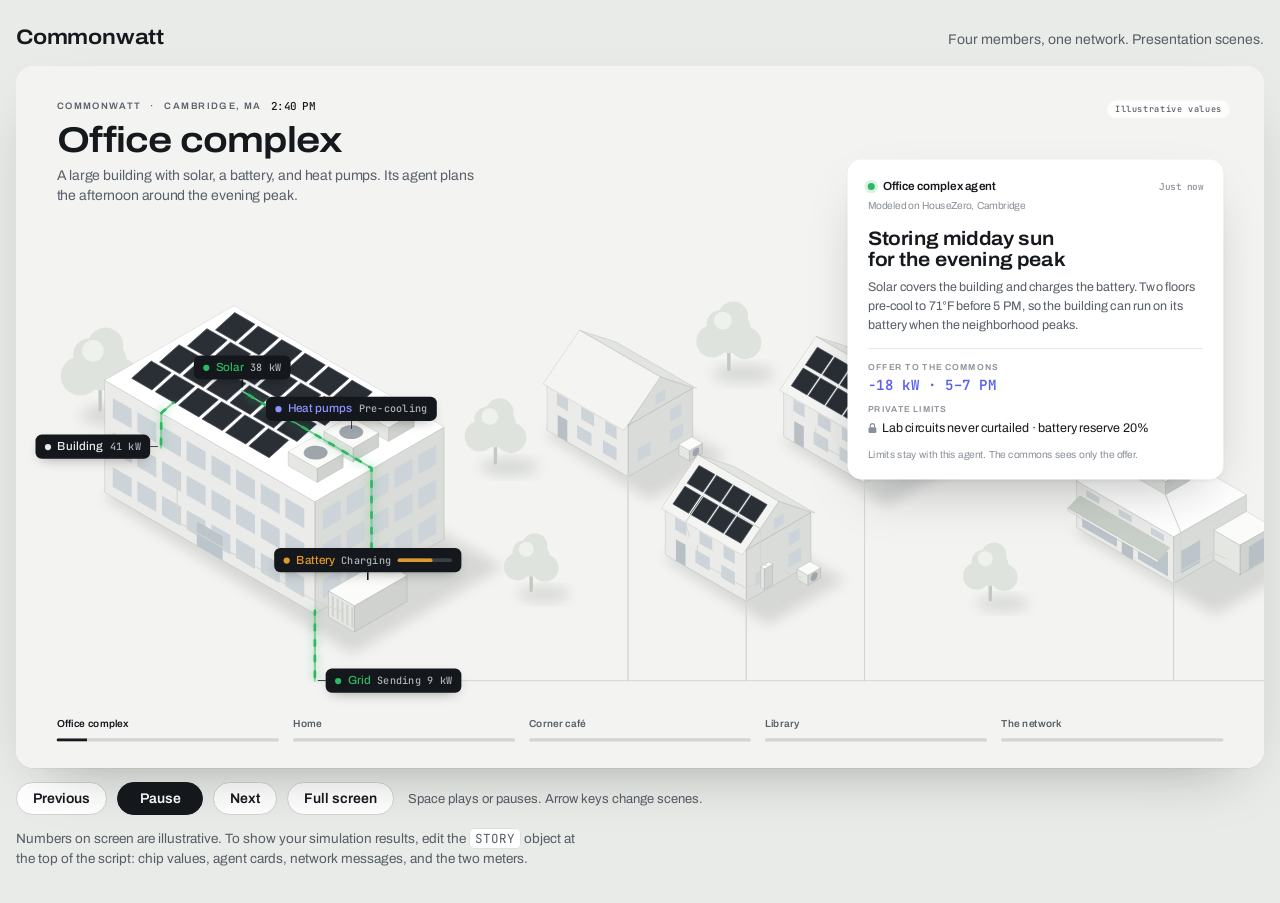
<file: docs/reference/commonwatt-story.html>
<!doctype html>
<html lang="en">
<head>
<meta charset="utf-8">
<meta name="viewport" content="width=device-width, initial-scale=1, viewport-fit=cover">
<title>Commonwatt Story</title>
<link rel="preconnect" href="https://fonts.googleapis.com">
<link rel="preconnect" href="https://fonts.gstatic.com" crossorigin>
<link rel="stylesheet" href="https://fonts.googleapis.com/css2?family=Archivo:wdth,wght@75..125,400..700&family=JetBrains+Mono:wght@400;500;600&display=swap">
<style>
html{color-scheme:light}
body{margin:0}
img{max-width:100%}
[hidden]{display:none!important}
</style>
<style>
/* Layout: a fixed 1600x900 canvas scaled to fit, like a video frame. A clay-model neighborhood sits inside; the camera visits four buildings, then pulls back to the agent network. Playback controls live outside the frame so screen recordings stay clean. */
:root{
  --page:#e8ebe7;
  --ink:#15181c;
  --ink-2:#565d65;
  --ink-3:#8a9097;
  --card:#ffffff;
  --hair:#dde1dc;
  --solar:#2db862;
  --battery:#e09a2c;
  --grid:#2a9a95;
  --strain:#dd5541;
  --signal:#5960f0;
  --display:"Archivo","Helvetica Neue",Arial,sans-serif;
  --mono:"JetBrains Mono",ui-monospace,"SF Mono",Menlo,Consolas,monospace;
  color-scheme:light;
}
body{background:var(--page);color:var(--ink);font-family:var(--display);font-size:15px;line-height:1.45;padding-left:max(16px,env(safe-area-inset-left,0px));padding-right:max(16px,env(safe-area-inset-right,0px));padding-block:22px 34px}
.wrap{max-width:1600px;margin-inline:auto;display:grid;gap:14px}
.top{display:flex;flex-wrap:wrap;align-items:baseline;justify-content:space-between;gap:4px 20px}
.top h1{margin:0;font-size:21px;font-weight:650;font-stretch:112%;letter-spacing:-.01em;text-wrap:balance}
.top p{margin:0;color:var(--ink-2);font-size:14px}

/* ---------- the frame ---------- */
.viewport{
  --ground:#f3f4f1; --ft:#ffffff; --fl:#ebece9; --fr:#d9dcd8; --edge:rgba(21,24,28,.10);
  --roofA:#e2e4e0; --roofB:#f4f5f2; --pv:#2a2e35; --pvedge:#4b525c; --win:#cdd4d9; --glass:#bcc5cb; --door:#b9c0c5;
  --eqt:#fbfbfa; --eql:#e5e7e3; --eqr:#cfd2ce; --fan:#9ea5ab; --awning:#c9d0c9;
  --tree:#dfe3dd; --treehi:#eef1ec; --trunk:#c3c8c2; --pylon:#9aa1a7; --track:#d2d6d1;
  --shadowc:#1b2026; --shadowo:.13; --smoke:#dcdfe1;
  --hud:#15181c; --hud2:#59606a; --pillbg:rgba(255,255,255,.78); --pillfg:#59606a;
  --navtxt:#59606a; --navon:#15181c; --navtrack:rgba(21,24,28,.14); --navfill:#15181c; --nlabel:#3b4148;
  position:relative;width:100%;aspect-ratio:16/9;border-radius:18px;overflow:hidden;background:var(--ground);
  box-shadow:0 1px 0 rgba(0,0,0,.04),0 24px 60px -32px rgba(20,24,28,.4);transition:background 1.6s ease;
}
.viewport.evening{
  --ground:#2a2d31; --ft:#60656c; --fl:#4d5157; --fr:#3e4147; --edge:rgba(0,0,0,.28);
  --roofA:#52565c; --roofB:#5b5f66; --pv:#15181c; --pvedge:#2a2f37; --win:#f2c46a; --glass:#efbd5f; --door:#3a3d42;
  --eqt:#666b72; --eql:#52565c; --eqr:#43474d; --fan:#2c3035; --awning:#56605a;
  --tree:#3f4a43; --treehi:#4b574f; --trunk:#3a3f3b; --pylon:#7f868d; --track:#464a50;
  --shadowc:#000; --shadowo:.32; --smoke:#7b8087;
  --hud:#f3f4f2; --hud2:#b7bdc4; --pillbg:rgba(20,22,26,.7); --pillfg:#c4c9cf;
  --navtxt:#a8aeb5; --navon:#ffffff; --navtrack:rgba(255,255,255,.18); --navfill:#ffffff; --nlabel:#d6dade;
}
.viewport:fullscreen{border-radius:0;aspect-ratio:auto;width:100vw;height:100vh;background:#0c0e11}
.canvas{position:absolute;left:0;top:0;width:1600px;height:900px;transform-origin:0 0;background:var(--ground);transition:background 1.6s ease;overflow:hidden}
#scene{position:absolute;inset:0;display:block}

/* scene materials */
#scene .groundRect{fill:var(--ground)}
#scene .ft{fill:var(--ft)} #scene .fl{fill:var(--fl)} #scene .fr{fill:var(--fr)}
#scene .ft,#scene .fl,#scene .fr,#scene .roofA,#scene .roofB{stroke:var(--edge);stroke-width:.6;stroke-linejoin:round}
#scene .eq.ft{fill:var(--eqt)} #scene .eq.fl{fill:var(--eql)} #scene .eq.fr{fill:var(--eqr)}
#scene .roofA{fill:var(--roofA)} #scene .roofB{fill:var(--roofB)}
#scene .pv{fill:var(--pv);stroke:var(--pvedge);stroke-width:.5}
#scene .win{fill:var(--win)} #scene .glass{fill:var(--glass)} #scene .door{fill:var(--door)}
#scene .awning{fill:var(--awning)} #scene .fan{fill:var(--fan)} #scene .rib{fill:var(--eqr)}
#scene .shadow{fill:var(--shadowc);opacity:var(--shadowo);filter:url(#soft)}
#scene .canopy{fill:var(--tree)} #scene .canopy-hi{fill:var(--treehi)}
#scene .trunk{stroke:var(--trunk);stroke-width:2.2;stroke-linecap:round}
#scene .steel{stroke:var(--pylon);stroke-width:1.1;vector-effect:non-scaling-stroke;stroke-linecap:round}
#scene .wire{fill:none;stroke:var(--pylon);stroke-width:.9;vector-effect:non-scaling-stroke}
#scene .tower{fill:url(#towerGrad)} #scene .tower-top{fill:var(--ft)} #scene .tower-in{fill:var(--fr)}
#scene .g0{stop-color:var(--ft)} #scene .g1{stop-color:var(--fr)}
#scene .smoke{fill:var(--smoke);filter:url(#smokeBlur)}
#scene polygon,#scene circle,#scene ellipse,#scene line,#scene rect{transition:fill 1.6s ease,stroke 1.6s ease}

/* energy flows */
#scene .track{fill:none;stroke:var(--track);stroke-width:1.3;vector-effect:non-scaling-stroke;stroke-linecap:round;stroke-linejoin:round}
#scene .fbase,#scene .fdash{fill:none;stroke:currentColor;stroke-linecap:round;stroke-linejoin:round;opacity:0;transition:opacity .7s ease,color .9s ease}
#scene .fbase.on{opacity:.42}
#scene .fdash.on{opacity:1;filter:drop-shadow(0 0 3px currentColor)}

/* agent network */
#scene .net{opacity:0;transition:opacity .8s ease}
#scene .net.show{opacity:1}
#scene .arc{fill:none;stroke:var(--signal);stroke-width:1.3;opacity:.0;vector-effect:non-scaling-stroke;transition:opacity .6s ease}
#scene .arc.on{opacity:.38}
#scene .tether{stroke:var(--signal);stroke-width:1;stroke-dasharray:2 4;opacity:.45;vector-effect:non-scaling-stroke}
#scene .node{opacity:0;transition:opacity .5s ease}
#scene .node.on{opacity:1}
#scene .node .body{fill:#fff;stroke:var(--signal);stroke-width:2}
#scene .node .guard{fill:none;stroke:var(--nlabel);stroke-width:1.2;stroke-dasharray:3 4;opacity:.7;transition:stroke .3s ease,opacity .3s ease}
#scene .node .guard.deny{stroke:var(--strain);stroke-dasharray:none;stroke-width:2.6;opacity:1}
#scene .node .glyph{fill:var(--signal);font:600 13px var(--display);text-anchor:middle;dominant-baseline:central}
#scene .node .nlabel{fill:var(--nlabel);font:500 12px var(--mono);text-anchor:middle}
#scene .node .halo{fill:none;stroke:var(--signal);stroke-width:2;opacity:0;transform-box:fill-box;transform-origin:center}
#scene .node.ping .halo{animation:halo .9s ease-out}
#scene .node.coord .body{fill:var(--signal);stroke:#fff;stroke-width:2.5}
#scene .node.coord .hub{fill:#fff} #scene .node.coord .hubline{stroke:#fff;stroke-width:1.6}
#scene .node.coord .nlabel{font:600 13px var(--display)}
#scene .node.join{animation:join .9s cubic-bezier(.2,1.4,.4,1) both}
#scene .blocked{fill:var(--strain);font:600 12px var(--mono);text-anchor:middle;opacity:0;transition:opacity .3s ease}
#scene .blocked.on{opacity:1}
#scene .dot{filter:drop-shadow(0 0 4px currentColor)}
@keyframes halo{from{opacity:.85;transform:scale(1)}to{opacity:0;transform:scale(2.3)}}
@keyframes join{from{opacity:0;transform:translate(var(--tx),var(--ty)) scale(.3)}to{opacity:1;transform:translate(var(--tx),var(--ty)) scale(1)}}

/* overlay: chips, hud, cards */
.overlay{position:absolute;inset:0;pointer-events:none}
.chip{position:absolute;display:flex;align-items:center;gap:8px;padding:8px 12px;border-radius:8px;background:#14171b;color:#fff;font:500 15px/1 var(--display);white-space:nowrap;opacity:0;transition:opacity .5s ease;box-shadow:0 6px 18px -8px rgba(0,0,0,.45)}
.chip.on{opacity:1}
.chip.on.idle{opacity:.38}
.chip .dot{width:8px;height:8px;border-radius:50%;background:currentColor;flex:none}
.chip .vl{color:#aeb4bb;font:500 13px/1 var(--mono)}
.chip .bar{width:70px;height:5px;border-radius:3px;background:#3a3f46;position:relative;overflow:hidden}
.chip .bar i{position:absolute;inset:0 auto 0 0;background:var(--battery);border-radius:3px}
.chip.above{transform:translate(-50%,calc(-100% - 14px))}
.chip.below{transform:translate(-50%,14px)}
.chip.left{transform:translate(calc(-100% - 14px),-50%)}
.chip.right{transform:translate(14px,-50%)}
.chip::after{content:"";position:absolute;background:#14171b}
.chip.above::after{left:50%;bottom:-10px;width:1.5px;height:10px;margin-left:-.75px}
.chip.below::after{left:50%;top:-10px;width:1.5px;height:10px;margin-left:-.75px}
.chip.left::after{top:50%;right:-10px;height:1.5px;width:10px;margin-top:-.75px}
.chip.right::after{top:50%;left:-10px;height:1.5px;width:10px;margin-top:-.75px}
.k-solar{color:var(--solar)} .k-battery{color:var(--battery)} .k-grid{color:var(--grid)} .k-signal{color:#8d92ff} .k-ink{color:#e9ecef}

.hud{position:absolute;left:52px;top:44px;max-width:560px;color:var(--hud);transition:color 1.2s ease}
.hud .brand{display:flex;align-items:center;gap:12px;font:600 12px/1 var(--display);letter-spacing:.16em;text-transform:uppercase;color:var(--hud2)}
.hud .brand .clock{font:500 14px/1 var(--mono);letter-spacing:0;color:var(--hud);text-transform:none}
.hud h2{margin:14px 0 8px;font-size:46px;line-height:1.02;font-weight:640;font-stretch:115%;letter-spacing:-.02em;text-wrap:balance}
.hud p{margin:0;font-size:18px;line-height:1.45;color:var(--hud2);text-wrap:pretty;transition:color 1.2s ease}
.pill[hidden]{display:none}
.pill{position:absolute;right:44px;top:44px;padding:6px 10px;border-radius:999px;background:var(--pillbg);color:var(--pillfg);font:500 11px/1 var(--mono);letter-spacing:.02em}

.card{position:absolute;right:52px;top:120px;width:430px;padding:24px 26px 22px;border-radius:18px;background:var(--card);color:var(--ink);box-shadow:0 30px 70px -30px rgba(20,24,28,.35),0 2px 6px rgba(20,24,28,.06);opacity:0;transform:translateY(10px);transition:opacity .6s ease,transform .6s ease}
.card.on{opacity:1;transform:none}
.card .head{display:flex;align-items:center;gap:10px;font-size:15px;font-weight:600}
.card .head .live{width:9px;height:9px;border-radius:50%;background:var(--solar);box-shadow:0 0 0 4px rgba(45,184,98,.18)}
.card .head .when{margin-left:auto;font:500 12px var(--mono);color:var(--ink-3)}
.card .meta{margin-top:4px;font-size:13px;color:var(--ink-3)}
.card h3{margin:18px 0 8px;font-size:25px;line-height:1.15;font-weight:640;font-stretch:108%;letter-spacing:-.01em;text-wrap:balance}
.card .body{margin:0;font-size:16px;line-height:1.5;color:var(--ink-2)}
.card .note[hidden]{display:none}
.card .note{display:inline-flex;align-items:center;gap:8px;margin-top:14px;padding:6px 10px;border-radius:8px;background:#fff5e6;color:#8a5a12;font:500 13px var(--mono)}
.card dl{margin:18px 0 0;padding-top:16px;border-top:1px solid var(--hair);display:grid;gap:12px}
.card dl div{display:grid;gap:3px}
.card dt{font-size:11px;font-weight:600;letter-spacing:.12em;text-transform:uppercase;color:var(--ink-3)}
.card dd{margin:0;font-size:16px}
.card dd.mono{font:600 18px var(--mono);color:var(--signal)}
.card dd .lock{display:inline-block;vertical-align:-2px;margin-right:6px;color:var(--ink-3)}
.card .foot{margin:14px 0 0;font-size:13px;color:var(--ink-3)}

.log{position:absolute;right:44px;top:92px;width:470px;padding:16px 18px 14px;border-radius:14px;background:rgba(14,16,20,.86);color:#e7eaee;font:12.5px/1.6 var(--mono);opacity:0;transform:translateY(8px);transition:opacity .6s ease,transform .6s ease;backdrop-filter:blur(6px)}
.log.on{opacity:1;transform:none}
.log .lh{display:flex;justify-content:space-between;margin-bottom:8px;font:600 11px/1 var(--display);letter-spacing:.14em;text-transform:uppercase;color:#9aa1a8}
.log .row{display:grid;grid-template-columns:44px 1fr;gap:10px;animation:rowIn .45s ease both}
.log .t{color:#7d848c}
.log .who{color:#fff}
.t-ok{color:#5fd98d} .t-counter{color:#f2b55a} .t-block{color:#ff7d6b} .t-join{color:#a6aaff} .t-ask{color:#7fd6d1} .t-req{color:#c9cdd2} .t-info{color:#9aa1a8} .t-receipt{color:#d7dbe0}
@keyframes rowIn{from{opacity:0;transform:translateY(4px)}to{opacity:1;transform:none}}

.stat{position:absolute;width:300px;padding:16px 18px;border-radius:14px;background:var(--card);color:var(--ink);box-shadow:0 22px 50px -26px rgba(0,0,0,.5);opacity:0;transition:opacity .6s ease}
.stat.on{opacity:1}
.stat b{display:block;font-size:16px;font-weight:620}
.stat span{display:block;margin-top:2px;font-size:12px;color:var(--ink-3)}
.stat .meter{margin-top:12px;height:7px;border-radius:4px;background:#e6e8e5;overflow:hidden}
.stat .meter i{display:block;height:100%;border-radius:4px;transition:width 1.6s cubic-bezier(.3,.7,.2,1)}
.stat .val{margin-top:8px;font:600 14px var(--mono)}

.nav{position:absolute;left:52px;right:52px;bottom:34px;display:grid;grid-template-columns:repeat(5,1fr);gap:18px;pointer-events:auto}
.nav button{all:unset;cursor:pointer;display:grid;gap:9px;color:var(--navtxt);font:600 13px/1.2 var(--display);letter-spacing:.02em;transition:color .4s ease}
.nav button.cur{color:var(--navon)}
.nav button:focus-visible{outline:2px solid var(--signal);outline-offset:6px;border-radius:4px}
.nav .trk{height:4px;border-radius:2px;background:var(--navtrack);overflow:hidden}
.nav .trk i{display:block;height:100%;width:0;background:var(--navfill)}

/* controls outside the frame */
.controls{display:flex;flex-wrap:wrap;align-items:center;gap:8px 10px}
.controls button{font:600 14px var(--display);color:var(--ink);background:#fff;border:1px solid #cfd4ce;border-radius:999px;padding:8px 16px;cursor:pointer}
.controls button:hover{border-color:#9aa1a7}
.controls button:focus-visible{outline:2px solid var(--signal);outline-offset:2px}
.controls button.primary{background:var(--ink);color:#fff;border-color:var(--ink);min-width:86px}
.controls .hint{color:var(--ink-2);font-size:13px;margin-left:4px}
.note{margin:0;max-width:72ch;color:var(--ink-2);font-size:13.5px}
.note code{font-family:var(--mono);font-size:12.5px;background:#fff;border:1px solid #dde1dc;border-radius:5px;padding:1px 5px}
@media (prefers-reduced-motion:reduce){ .log .row{animation:none} }
</style>
</head>
<body>
<div class="wrap">
  <header class="top">
    <h1>Commonwatt</h1>
    <p>Four members, one network. Presentation scenes.</p>
  </header>

  <div class="viewport" id="viewport">
    <div class="canvas" id="canvas">
      <svg id="scene" width="1600" height="900" viewBox="0 0 1600 900" aria-label="Isometric model of a Cambridge neighborhood: an office complex, single-family homes, a corner café, a public library, transmission towers, and a power plant">
        <defs>
          <filter id="soft" x="-30%" y="-30%" width="160%" height="160%"><feGaussianBlur stdDeviation="4"/></filter>
          <filter id="smokeBlur" x="-60%" y="-60%" width="220%" height="220%"><feGaussianBlur stdDeviation="9"/></filter>
          <linearGradient id="towerGrad" x1="0" x2="1" y1="0" y2="0"><stop offset="0" class="g0"/><stop offset="1" class="g1"/></linearGradient>
        </defs>
        <g id="world"></g>
      </svg>
      <div class="overlay" id="overlay"></div>

      <div class="hud" id="hud">
        <div class="brand"><span>Commonwatt</span><span aria-hidden="true">·</span><span>Cambridge, MA</span><span class="clock" id="clock">2:40 PM</span></div>
        <h2 id="hTitle">Office complex</h2>
        <p id="hCaption"></p>
      </div>
      <div class="pill" id="pill">Illustrative values</div>

      <aside class="card" id="card" aria-live="polite">
        <div class="head"><span class="live"></span><span id="cAgent"></span><span class="when">Just now</span></div>
        <div class="meta" id="cMeta"></div>
        <h3 id="cTitle"></h3>
        <p class="body" id="cBody"></p>
        <div class="note" id="cNote" hidden></div>
        <dl>
          <div><dt>Offer to the commons</dt><dd class="mono" id="cOffer"></dd></div>
          <div><dt>Private limits</dt><dd><svg class="lock" width="12" height="14" viewBox="0 0 12 14" aria-hidden="true"><rect x="1" y="6" width="10" height="7.5" rx="1.6" fill="currentColor"/><path d="M3.3 6V4.2a2.7 2.7 0 0 1 5.4 0V6" fill="none" stroke="currentColor" stroke-width="1.5"/></svg><span id="cLimits"></span></dd></div>
        </dl>
        <p class="foot">Limits stay with this agent. The commons sees only the offer.</p>
      </aside>

      <div class="log" id="log"><div class="lh"><span>Commons message log</span><span id="logCount">0 messages</span></div><div id="logRows"></div></div>

      <div class="stat" id="statLocal" style="left:300px;top:710px"><b>Clean power used locally</b><span>Solar and batteries inside the commons</span><div class="meter"><i id="mLocal" style="background:var(--solar)"></i></div><div class="val" id="vLocal"></div></div>
      <div class="stat" id="statPeak" style="left:1250px;top:710px"><b>Peak from large generators</b><span>Neighborhood draw, 5–7 PM</span><div class="meter"><i id="mPeak" style="background:#8f969d"></i></div><div class="val" id="vPeak"></div></div>

      <nav class="nav" id="nav" aria-label="Scenes"></nav>
    </div>
  </div>

  <div class="controls">
    <button id="bPrev" type="button">Previous</button>
    <button id="bPlay" type="button" class="primary">Pause</button>
    <button id="bNext" type="button">Next</button>
    <button id="bFull" type="button">Full screen</button>
    <span class="hint">Space plays or pauses. Arrow keys change scenes.</span>
  </div>
  <p class="note">Numbers on screen are illustrative. To show your simulation results, edit the <code>STORY</code> object at the top of the script: chip values, agent cards, network messages, and the two meters.</p>
</div>

<script>
(() => {
'use strict';

/* =====================================================================
   STORY: every word and number on screen lives here.
   Local coordinates [x, y, z] are meters on each building's model:
   +x runs to the lower right, +y to the lower left, z is height.
   ===================================================================== */
const STORY = {
  illustrative: true,
  chapters: [
    { key:'office', nav:'Office complex', mood:'day', clock:'2:40 PM', dur:9.5,
      title:'Office complex',
      caption:'A large building with solar, a battery, and heat pumps. Its agent plans the afternoon around the evening peak.',
      cam:{x:240, y:566, z:2.3},
      flows:[['o_solar_bat','solar'],['o_solar_bldg','solar'],['office_out','solar']],
      chips:[
        {b:'office', at:[-3,1,12.4], place:'above', name:'Solar', value:'38 kW', kind:'solar'},
        {b:'office', at:[9.3,-0.2,13.5], place:'above', name:'Heat pumps', value:'Pre-cooling', kind:'signal'},
        {b:'office', at:[15.8,4.25,2.8], place:'above', name:'Battery', value:'Charging', kind:'battery', bar:64},
        {b:'office', at:[-6,8,8.4], place:'left', name:'Building', value:'41 kW', kind:'ink'},
        {b:'office', bus:true, place:'right', name:'Grid', value:'Sending 9 kW', kind:'solar'}
      ],
      card:{ agent:'Office complex agent', meta:'Modeled on HouseZero, Cambridge',
        title:'Storing midday sun for the evening peak',
        body:'Solar covers the building and charges the battery. Two floors pre-cool to 71°F before 5 PM, so the building can run on its battery when the neighborhood peaks.',
        offer:'−18 kW · 5–7 PM', note:'', limits:'Lab circuits never curtailed · battery reserve 20%' } },

    { key:'home', nav:'Home', mood:'day', clock:'4:15 PM', dur:9.5,
      title:'Single-family home',
      caption:'A household with rooftop solar, a battery, and a heat pump. Its agent knows the family’s comfort limits and keeps them private.',
      cam:{x:532, y:612, z:3.4},
      flows:[['h7_solar_home','solar'],['h7_solar_bat','solar'],['h7_hp','solar']],
      chips:[
        {b:'home07', at:[0,2.25,7.1], place:'above', name:'Solar', value:'3.1 kW', kind:'solar'},
        {b:'home07', at:[5.22,1.7,0.6], place:'below', name:'Battery', value:'Holding', kind:'battery', bar:88},
        {b:'home07', at:[6.45,-2.3,1.1], place:'right', name:'Heat pump', value:'Pre-cooling', kind:'signal'},
        {b:'home07', at:[-2.8,4,3.6], place:'left', name:'Home', value:'2.6 kW', kind:'ink'},
        {b:'home07', bus:true, place:'right', name:'Grid', value:'0.0 kW', kind:'grid', idle:true}
      ],
      card:{ agent:'Home agent', meta:'Single-family home',
        title:'Pre-cooling before the peak',
        body:'The heat pump cools the house to 72°F now, on solar, so the home can coast from 5 to 7 PM. The battery holds its charge for the peak.',
        offer:'−1.2 kW · 5–7 PM', note:'Countered a request for −2.0 kW', limits:'Comfort 72–76°F · backup reserve 20%' } },

    { key:'cafe', nav:'Corner café', mood:'day', clock:'4:40 PM', dur:9.5,
      title:'Corner café',
      caption:'A small business with no solar or battery. Its flexibility is cold storage and cooling.',
      cam:{x:812, y:602, z:3.2},
      flows:[['cafe_in','grid'],['c_cooler','grid'],['c_hvac','grid']],
      chips:[
        {b:'cafe', at:[-1,-1,6.4], place:'above', name:'Rooftop HVAC', value:'Pre-cooling', kind:'signal'},
        {b:'cafe', at:[7.6,-2.5,3.2], place:'right', name:'Walk-in cooler', value:'34°F', kind:'signal'},
        {b:'cafe', at:[-4,4.5,4.4], place:'left', name:'Café', value:'Open', kind:'ink'},
        {b:'cafe', bus:true, place:'right', name:'Grid', value:'Drawing 9 kW', kind:'grid'}
      ],
      card:{ agent:'Café agent', meta:'Corner café · small business',
        title:'Pre-chilling the walk-in cooler',
        body:'The cooler drops to 34°F and the dining room to 71°F before dinner. Both coast through the peak while the café stays open.',
        offer:'−3.5 kW · 5–7 PM', note:'', limits:'Cooler never above 40°F · open 7 AM–9 PM' } },

    { key:'library', nav:'Library', mood:'day', clock:'4:55 PM', dur:9.5,
      title:'Public library',
      caption:'A public institution. Its battery is shared with the whole neighborhood.',
      cam:{x:1040, y:580, z:2.4},
      flows:[['l_solar_bat','solar'],['l_solar_lib','solar']],
      chips:[
        {b:'library', at:[5.5,1,7.9], place:'above', name:'Solar', value:'22 kW', kind:'solar'},
        {b:'library', at:[2.7,-5.8,8.7], place:'above', name:'HVAC', value:'Pre-cooling', kind:'signal'},
        {b:'library', at:[14.1,2.25,2.6], place:'right', name:'Shared battery', value:'30% held for outages', kind:'battery', bar:92},
        {b:'library', at:[-6,7,6.6], place:'left', name:'Library', value:'Open until 8 PM', kind:'ink'},
        {b:'library', bus:true, place:'right', name:'Grid', value:'0.0 kW', kind:'grid', idle:true}
      ],
      card:{ agent:'Library agent', meta:'Public library · joining the commons',
        title:'Sharing its battery with the neighborhood',
        body:'The library hosts a battery the community shares. It always holds 30% back so the building can stay open as a cooling and warming center during an outage.',
        offer:'−25 kW · 5–7 PM', note:'', limits:'30% held for outages · reading rooms 70–75°F' } },

    { key:'network', nav:'The network', mood:'evening', clock:'4:58 PM', dur:16.5,
      title:'The network',
      caption:'5:00 PM is coming. Left alone, every building pulls power at the same time.',
      cam:{x:880, y:482, z:0.98, fx:800, fy:470},
      flows:[['trunk','strain'],['bus','strain'],['office_in','strain'],['home03_in','strain'],['home05_in','strain'],['home07_in','strain'],['cafe_in','strain'],['library_in','strain']],
      chips:[],
      meters:{ localBefore:31, localAfter:68, peakBefore:100, peakAfter:64 },
      events:[
        {at:0.5, log:['16:58','grid','peak forecast 17:00–19:00','info']},
        {at:1.4, nodes:true, log:['17:00','commons','5 member agents online','info']},
        {at:2.4, msg:['grid','coord'], clock:'5:00 PM', log:['17:00','grid → commons','ask: reduce 50 kW, 17:00–19:00','ask']},
        {at:3.4, msg:['coord','office'], log:['17:00','commons → office','request −18 kW','req']},
        {at:4.1, msg:['office','coord'], log:['17:00','office → commons','accept −18 kW','ok']},
        {at:4.6, msg:['coord','home07'], log:['17:00','commons → home_07','request −2.0 kW','req']},
        {at:5.3, msg:['home07','coord'], log:['17:00','home_07 → commons','counter −1.2 kW (comfort limit)','counter']},
        {at:5.8, block:'home03'},
        {at:6.4, log:['17:01','trust guard','blocked: −3.0 kW exceeds home_03 limit','block']},
        {at:6.9, msg:['coord','home05'], log:['17:01','commons → home_05','request −2.3 kW','req']},
        {at:7.5, msg:['home05','coord'], log:['17:01','home_05 → commons','accept −2.3 kW','ok']},
        {at:7.9, msg:['coord','cafe'], log:['17:01','commons → café','request −3.5 kW','req']},
        {at:8.5, msg:['cafe','coord'], log:['17:01','café → commons','accept −3.5 kW','ok']},
        {at:9.1, join:'library', caption:'A library joins mid-evening. The coordinator needs no changes.', log:['17:01','library_01','joined the commons','join']},
        {at:9.8, msg:['library','coord'], log:['17:01','library_01 → commons','offer −25 kW','req']},
        {at:10.4, msg:['coord','library'], log:['17:02','commons → library_01','assign −25 kW','ok']},
        {at:11.0, msg:['coord','grid'], log:['17:02','commons → grid','committed: 50.0 kW','ok']},
        {at:11.6, relieve:true, clock:'5:30 PM', caption:'Agents negotiate. The peak flattens, and every member’s limits hold.'},
        {at:13.6, clock:'7:00 PM', log:['19:00','trust guard','receipt · home_07 · 2.4 kWh · $0.62','receipt']},
        {at:14.2, log:['19:00','trust guard','receipt · library_01 · 50 kWh · $13.00','receipt']}
      ],
      relieve:{
        flows:[['trunk','grid',0.45],['bus','grid',0.45],['home03_in','grid',0.45],['cafe_in','grid',0.45],
               ['office_in',null],['home05_in',null],['home07_in',null],['library_in',null],
               ['o_bat_bldg','battery'],['h7_bat_home','battery'],['h5_bat_home','battery'],['l_bat_lib','battery']],
        smoke:0.3 } }
  ]
};

/* ===================================================================== */
const NS = 'http://www.w3.org/2000/svg';
const RM = window.matchMedia && matchMedia('(prefers-reduced-motion: reduce)').matches;
function el(tag, attrs, parent){ const e=document.createElementNS(NS, tag); if(attrs) for(const k in attrs) e.setAttribute(k, attrs[k]); if(parent) parent.appendChild(e); return e; }
const K = 6, CXK = Math.cos(Math.PI/6)*K, SYK = 0.5*K, BUS_Y = 706;
const P = (b,x,y,z) => [b.ax + (x-y)*CXK, b.ay + (x+y)*SYK - z*K];
const pstr = a => a.map(p => p[0].toFixed(1)+','+p[1].toFixed(1)).join(' ');
const dstr = a => 'M' + a.map(p => p[0].toFixed(1)+' '+p[1].toFixed(1)).join(' L');
function quad(g,b,pts,cls){ return el('polygon',{points:pstr(pts.map(p=>P(b,p[0],p[1],p[2]))), class:cls}, g); }
function box(g,b,x0,y0,z0,w,d,h,extra){
  const e = extra ? ' '+extra : '', x1=x0+w, y1=y0+d, z1=z0+h;
  quad(g,b,[[x1,y0,z0],[x1,y1,z0],[x1,y1,z1],[x1,y0,z1]],'fr'+e);
  quad(g,b,[[x0,y1,z0],[x1,y1,z0],[x1,y1,z1],[x0,y1,z1]],'fl'+e);
  quad(g,b,[[x0,y0,z1],[x1,y0,z1],[x1,y1,z1],[x0,y1,z1]],'ft'+e);
}
const winY = (g,b,y,xa,xb,za,zb,c) => quad(g,b,[[xa,y,za],[xb,y,za],[xb,y,zb],[xa,y,zb]],c||'win');
const winX = (g,b,x,ya,yb,za,zb,c) => quad(g,b,[[x,ya,za],[x,yb,za],[x,yb,zb],[x,ya,zb]],c||'win');
function ring(fn,n){ const a=[]; for(let i=0;i<(n||22);i++){ const t=i/(n||22)*Math.PI*2; a.push(fn(Math.cos(t),Math.sin(t))); } return a; }
const circTop = (g,b,cx,cy,z,r,c) => el('polygon',{points:pstr(ring((co,si)=>P(b,cx+r*co,cy+r*si,z))), class:c}, g);
const circX = (g,b,x,cy,cz,r,c) => el('polygon',{points:pstr(ring((co,si)=>P(b,x,cy+r*co,cz+r*si))), class:c}, g);
function shadow(g,b,x0,y0,x1,y1,h){ const s=h*0.55; quad(g,b,[[x0,y0,0],[x1+s,y0-s*0.1,0],[x1+s,y1+s*0.3,0],[x0+0.4,y1+0.6,0]],'shadow'); }
function pvFlat(g,b,x0,y0,z,cols,rows,pw,pd,gx,gy){
  for(let r=0;r<rows;r++) for(let c=0;c<cols;c++){
    const x=x0+c*(pw+gx), y=y0+r*(pd+gy);
    quad(g,b,[[x,y,z+0.7],[x+pw,y,z+0.7],[x+pw,y+pd,z+0.05],[x,y+pd,z+0.05]],'pv');
  }
}

/* ---------- flows ---------- */
const flows = {};
const KIND_W = { strain:3.6, solar:2.8, battery:2.8, grid:2.6 };
const KIND_V = { strain:92, solar:46, battery:40, grid:40 };
function addFlow(id, parent, ptsOrD){
  const d = typeof ptsOrD === 'string' ? ptsOrD : dstr(ptsOrD);
  el('path',{d, class:'track'}, parent);
  const base = el('path',{d, class:'fbase'}, parent);
  const dash = el('path',{d, class:'fdash'}, parent);
  flows[id] = { base, dash, kind:null, speed:1, off:Math.random()*20 };
}
function setFlow(id, kind, speed){
  const f = flows[id]; if(!f) return;
  f.kind = kind; f.speed = speed == null ? 1 : speed;
  const on = !!kind;
  f.base.classList.toggle('on', on); f.dash.classList.toggle('on', on);
  if(on){ const c = 'var(--'+kind+')'; f.base.style.color = c; f.dash.style.color = c; }
}

/* ---------- world ---------- */
const world = document.getElementById('world');
const layer = id => el('g',{id}, world);
const gGround = layer('lGround'), gScene = layer('lScene'), gFront = layer('lFront'), gNet = el('g',{id:'lNet', class:'net'}, world);
el('rect',{x:-900,y:-700,width:3600,height:2400,class:'groundRect'}, gGround);

const B = {
  office:{ax:230, ay:600}, home03:{ax:452, ay:548}, home05:{ax:604, ay:552},
  home07:{ax:528, ay:628}, cafe:{ax:800, ay:612}, library:{ax:1020, ay:598}
};
const items = [];

function drop(id, g, b, local){
  const s = P(b, local[0], local[1], local[2]);
  b.svc = s;
  addFlow(id+'_in', g, [[s[0],BUS_Y],[s[0],s[1]]]);
  addFlow(id+'_out', g, [[s[0],s[1]],[s[0],BUS_Y]]);
}

/* Office complex */
items.push({depth:B.office.ay, draw(){
  const b=B.office, g=el('g',{},gScene);
  const x0=-13,y0=-8,w=26,d=16,h=12,x1=13,y1=8;
  shadow(g,b,x0,y0,x1,y1,h);
  box(g,b,x0,y0,0,w,d,h);
  for(let f=0;f<3;f++){ const za=1.1+f*3.7, zb=za+2.1;
    for(let i=0;i<8;i++){ const xa=x0+1.0+i*3.05; winY(g,b,y1,xa,xa+2.35,za,zb); }
    for(let i=0;i<5;i++){ const ya=y0+1.0+i*2.95; winX(g,b,x1,ya,ya+2.2,za,zb); } }
  winY(g,b,y1,-1.6,1.6,0,2.6,'glass');
  pvFlat(g,b,-11.5,-6.6,h,6,4,2.5,2.4,0.4,1.05);
  for(let i=0;i<3;i++){ const yy=y0+1.8+i*4.4; box(g,b,7.5,yy,h,3.6,3.2,1.5,'eq'); circTop(g,b,9.3,yy+1.6,h+1.5,1.05,'fan'); }
  box(g,b,14.2,1,0,3.2,6.5,2.8,'eq');
  for(let i=0;i<5;i++) quad(g,b,[[14.6+i*0.6,7.5,0.3],[14.85+i*0.6,7.5,0.3],[14.85+i*0.6,7.5,2.5],[14.6+i*0.6,7.5,2.5]],'rib');
  addFlow('o_solar_bat', g, [P(b,-3,1,12.35),P(b,13,1,12.1),P(b,13,1,2.8),P(b,15.8,1,2.8)]);
  addFlow('o_bat_bldg', g, [P(b,15.8,7.5,1.4),P(b,13,8.02,1.4),P(b,-4,8.02,1.4),P(b,-4,8.02,6.2)]);
  addFlow('o_solar_bldg', g, [P(b,-6,6.5,12.35),P(b,-6,8,12.0),P(b,-6,8.02,8.3)]);
  drop('office', g, b, [13,8,0.3]);
  b.roof = P(b,0,0,13.4);
}});

/* Single-family house */
function house(key, opt){
  const b=B[key], g=el('g',{},gScene);
  const x0=-5,y0=-4,x1=5,y1=4,h=5.5,rh=3.2;
  shadow(g,b,x0,y0,x1,y1,h+1.5);
  quad(g,b,[[x1,y0,0],[x1,y1,0],[x1,y1,h],[x1,y0,h]],'fr');
  quad(g,b,[[x0,y1,0],[x1,y1,0],[x1,y1,h],[x0,y1,h]],'fl');
  winY(g,b,y1,-3.7,-2.5,0,2.3,'door');
  winY(g,b,y1,-1.3,0.5,1.0,2.4); winY(g,b,y1,1.9,3.6,1.0,2.4);
  winY(g,b,y1,-3.8,-2.4,3.3,4.6); winY(g,b,y1,-0.8,0.8,3.3,4.6); winY(g,b,y1,2.2,3.6,3.3,4.6);
  winX(g,b,x1,-2.8,-1.2,1.0,2.4); winX(g,b,x1,1.2,2.8,1.0,2.4); winX(g,b,x1,-2.6,-1.2,3.3,4.6);
  quad(g,b,[[x0,y0-0.5,h-0.3],[x1,y0-0.5,h-0.3],[x1,0,h+rh],[x0,0,h+rh]],'roofA');
  el('polygon',{points:pstr([P(b,x1,y0,h),P(b,x1,y1,h),P(b,x1,0,h+rh)]), class:'fr'}, g);
  winX(g,b,x1+0.01,-0.6,0.6,h+0.5,h+1.6);
  quad(g,b,[[x0,0,h+rh],[x1,0,h+rh],[x1,y1+0.5,h-0.3],[x0,y1+0.5,h-0.3]],'roofB');
  if(opt.pv){
    const yE=y1+0.5, zE=h-0.3, yR=0, zR=h+rh;
    const pt=(u,v)=>[x0+u*10, yE+(yR-yE)*v, zE+(zR-zE)*v+0.06];
    const cols=4, rows=2, um=0.08, vm=0.14, gu=0.02, gv=0.06;
    const cw=(1-2*um-(cols-1)*gu)/cols, rw=(1-2*vm-(rows-1)*gv)/rows;
    for(let r=0;r<rows;r++) for(let c=0;c<cols;c++){
      const u0=um+c*(cw+gu), v0=vm+r*(rw+gv);
      quad(g,b,[pt(u0,v0),pt(u0+cw,v0),pt(u0+cw,v0+rw),pt(u0,v0+rw)],'pv');
    }
  }
  if(opt.battery) box(g,b,x1,1.2,0.6,0.45,1.0,2.2,'eq');
  if(opt.hp){ box(g,b,x1+0.8,y0+0.9,0,1.3,1.6,1.1,'eq'); circX(g,b,x1+2.1,y0+1.7,0.55,0.42,'fan'); }
  b.roof = P(b,0,0,h+rh);
  return {b,g};
}
items.push({depth:B.home03.ay, draw(){ const {b,g}=house('home03',{pv:false,battery:false,hp:true}); drop('home03',g,b,[5,4,0.3]); }});
items.push({depth:B.home05.ay, draw(){ const {b,g}=house('home05',{pv:true,battery:true,hp:false});
  addFlow('h5_bat_home', g, [P(b,5.22,2.2,1.4),P(b,5,4.02,1.4),P(b,-1,4.02,1.4),P(b,-1,4.02,3.0)]);
  drop('home05',g,b,[5,4,0.3]); }});
items.push({depth:B.home07.ay, draw(){ const {b,g}=house('home07',{pv:true,battery:true,hp:true});
  addFlow('h7_solar_bat', g, [P(b,1,2.25,6.95),P(b,5,2.25,6.9),P(b,5,2.25,3.2),P(b,5.22,1.7,2.8)]);
  addFlow('h7_solar_home', g, [P(b,-2,2.25,6.95),P(b,-2,4.5,5.2),P(b,-2,4.02,3.4)]);
  addFlow('h7_bat_home', g, [P(b,5.22,2.2,1.4),P(b,5,4.02,1.4),P(b,-1,4.02,1.4),P(b,-1,4.02,3.0)]);
  addFlow('h7_hp', g, [P(b,5,-0.6,1.0),P(b,6.45,-0.6,1.0),P(b,6.45,-1.5,0.6)]);
  drop('home07',g,b,[5,4,0.3]); }});

/* Corner café */
items.push({depth:B.cafe.ay, draw(){
  const b=B.cafe, g=el('g',{},gScene);
  const x0=-6,y0=-4.5,x1=6,y1=4.5,h=5;
  shadow(g,b,x0,y0,x1+3.2,y1,h);
  box(g,b,x0,y0,0,12,9,h);
  winY(g,b,y1,-5.3,-1.0,0.4,3.0,'glass'); winY(g,b,y1,-0.4,1.0,0,2.6,'door'); winY(g,b,y1,1.6,5.3,0.4,3.0,'glass');
  winY(g,b,y1,-4.8,-3.2,3.9,4.6); winY(g,b,y1,-0.8,0.8,3.9,4.6); winY(g,b,y1,3.2,4.8,3.9,4.6);
  winX(g,b,x1,1.2,3.6,0.6,3.0,'glass');
  quad(g,b,[[x0+0.4,y1,3.65],[x1-0.4,y1,3.65],[x1-0.4,y1+1.5,3.05],[x0+0.4,y1+1.5,3.05]],'awning');
  quad(g,b,[[x0+0.4,y1+1.5,3.05],[x1-0.4,y1+1.5,3.05],[x1-0.4,y1+1.5,2.75],[x0+0.4,y1+1.5,2.75]],'fl');
  box(g,b,-3,-2.5,h,4,3,1.4,'eq'); circTop(g,b,-1,-1,h+1.4,0.95,'fan');
  box(g,b,6,-4.5,0,3.2,4,3.2,'eq'); winX(g,b,9.21,-3.6,-1.6,0.1,2.5,'door');
  addFlow('c_cooler', g, [P(b,6,4.2,0.9),P(b,6,-0.3,0.9),P(b,7.6,-0.5,0.9)]);
  addFlow('c_hvac', g, [P(b,6,3.6,0.9),P(b,6,3.6,5.0),P(b,1,0.5,5.0),P(b,1,-1,5.7)]);
  drop('cafe',g,b,[6,4.5,0.3]);
  b.roof = P(b,-1,-1,6.4);
}});

/* Public library */
items.push({depth:B.library.ay, draw(){
  const b=B.library, g=el('g',{},gScene);
  const x0=-11,y0=-7,x1=11,y1=7,h=7.5;
  shadow(g,b,x0,y0,x1+4.5,y1,h+2);
  box(g,b,x0,y0,0,22,14,h);
  for(let i=0;i<9;i++){ const xa=-10.2+i*2.35; if(xa>-1.6 && xa<0.6) continue; winY(g,b,y1,xa,xa+1.3,1.0,6.3); }
  winY(g,b,y1,-0.9,0.9,0,3.2,'door');
  for(let i=0;i<5;i++){ const ya=-6+i*2.6; winX(g,b,x1,ya,ya+1.3,1.0,6.3); }
  box(g,b,-2.6,7,0,5.2,1.3,0.45);
  box(g,b,-11,-7,h,10,14,3);
  for(let i=0;i<5;i++){ const xa=-10.3+i*1.85; winY(g,b,y1,xa,xa+1.2,h+0.7,h+2.4); }
  for(let i=0;i<6;i++){ const ya=-6.4+i*2.2; winX(g,b,-1,ya,ya+1.4,h+0.7,h+2.4); }
  pvFlat(g,b,0.6,-4.4,h,4,3,2.1,3.0,0.35,0.6);
  box(g,b,1.2,-6.8,h,3,2,1.2,'eq'); circTop(g,b,2.7,-5.8,h+1.2,0.7,'fan');
  box(g,b,12.5,-1,0,3.2,6.5,2.6,'eq');
  for(let i=0;i<5;i++) quad(g,b,[[12.9+i*0.6,5.5,0.3],[13.15+i*0.6,5.5,0.3],[13.15+i*0.6,5.5,2.3],[12.9+i*0.6,5.5,2.3]],'rib');
  addFlow('l_solar_bat', g, [P(b,5.5,1,7.9),P(b,11,1,7.55),P(b,11,1,2.6),P(b,14.1,1,2.6)]);
  addFlow('l_bat_lib', g, [P(b,14.1,5.5,1.2),P(b,11,7.02,1.2),P(b,-3,7.02,1.2),P(b,-3,7.02,4.6)]);
  addFlow('l_solar_lib', g, [P(b,3,6.2,7.7),P(b,3,7.02,7.4),P(b,3,7.02,4.8)]);
  drop('library',g,b,[11,7,0.3]);
  b.roof = P(b,0,0,h+0.5);
}});

/* trees */
function tree(x,y,s){ items.push({depth:y, draw(){
  const g=el('g',{},gScene);
  el('ellipse',{cx:x+10*s, cy:y+3*s, rx:21*s, ry:6*s, class:'shadow'}, g);
  el('line',{x1:x, y1:y, x2:x, y2:y-14*s, class:'trunk'}, g);
  [[0,-26,15],[-11,-19,11],[11,-18,11],[3,-36,10],[-6,-31,9]].forEach(([dx,dy,r]) => el('circle',{cx:x+dx*s, cy:y+dy*s, r:r*s, class:'canopy'}, g));
  el('circle',{cx:x-4*s, cy:y-33*s, r:6*s, class:'canopy-hi'}, g);
}}); }
tree(118,532,1.15); tree(372,566,0.9); tree(395,648,0.8); tree(522,506,0.95); tree(690,654,0.8);
tree(936,522,1.2); tree(1128,612,0.9); tree(1362,618,0.75);

/* transmission towers and power plant */
const PY = { A:{x:1205, by:676, h:190}, B:{x:1300, by:640, h:180} };
function pylon(g,p){
  const x=p.x, by=p.by, top=by-p.h, w=15;
  const L=(a,b2,c,d)=>el('line',{x1:a,y1:b2,x2:c,y2:d,class:'steel'},g);
  el('ellipse',{cx:x+12, cy:by+3, rx:28, ry:6, class:'shadow'}, g);
  L(x-w+7,by-5,x-3+3,top+26); L(x+w+7,by-5,x+3+3,top+26);
  L(x-w,by,x-3,top+26); L(x+w,by,x+3,top+26);
  const n=6; for(let i=0;i<n;i++){ const a=i/n, c=(i+1)/n, lx=t=>x-w+(w-3)*t, rx=t=>x+w-(w-3)*t, yy=t=>by-(p.h-26)*t; L(lx(a),yy(a),rx(c),yy(c)); L(rx(a),yy(a),lx(c),yy(c)); }
  L(x-3,top+26,x,top); L(x+3,top+26,x,top);
  [[top+30,18],[top+54,14]].forEach(([ay,aw]) => { L(x-aw,ay,x+aw,ay); L(x-aw,ay,x-aw,ay+7); L(x+aw,ay,x+aw,ay+7); });
  p.hiL=[x-18,top+37]; p.hiR=[x+18,top+37]; p.loL=[x-14,top+61]; p.loR=[x+14,top+61]; p.top=[x,top];
}
function towerShape(g,x,by,w,h){
  el('ellipse',{cx:x+w*0.55, cy:by+2, rx:w*0.75, ry:w*0.16, class:'shadow'}, g);
  const d=`M${x-w/2} ${by} C${x-w*0.36} ${by-h*0.45} ${x-w*0.24} ${by-h*0.62} ${x-w*0.3} ${by-h} L${x+w*0.3} ${by-h} C${x+w*0.24} ${by-h*0.62} ${x+w*0.36} ${by-h*0.45} ${x+w/2} ${by} Z`;
  el('path',{d, class:'tower'}, g);
  el('ellipse',{cx:x, cy:by-h, rx:w*0.3, ry:w*0.09, class:'tower-top'}, g);
  el('ellipse',{cx:x, cy:by-h+1, rx:w*0.24, ry:w*0.065, class:'tower-in'}, g);
  return [x, by-h];
}
const smokeSrc = [];
items.push({depth:640, draw(){
  const g=el('g',{},gScene);
  pylon(g,PY.B);
}});
items.push({depth:676, draw(){
  const g=el('g',{},gScene);
  pylon(g,PY.A);
  [['hiL','hiL'],['hiR','hiR'],['loL','loL'],['loR','loR']].forEach(([a,c]) => {
    const p=PY.A[a], q=PY.B[c], mx=(p[0]+q[0])/2, my=(p[1]+q[1])/2+16;
    el('path',{d:`M${p[0]} ${p[1]} Q${mx} ${my} ${q[0]} ${q[1]}`, class:'wire'}, g);
  });
}});
items.push({depth:650, draw(){
  const g=el('g',{},gScene);
  smokeSrc.push(towerShape(g,1505,632,74,112));
  smokeSrc.push(towerShape(g,1440,655,80,120));
  smokeSrc.push(towerShape(g,1548,668,86,126));
}});

items.sort((a,b)=>a.depth-b.depth).forEach(it=>it.draw());

/* trunk and bus, drawn in front */
{
  const A=PY.A, Bp=PY.B, q=[(A.hiR[0]+Bp.hiR[0])/2, (A.hiR[1]+Bp.hiR[1])/2+16];
  const d = `M1398 646 L${Bp.x+14} 646 L${Bp.x+14} ${Bp.hiR[1]+4} L${Bp.hiR[0]} ${Bp.hiR[1]} Q${q[0]} ${q[1]} ${A.hiR[0]} ${A.hiR[1]} L${A.x+4} ${A.hiR[1]+14} L${A.x+4} ${A.by-4} L1150 ${BUS_Y}`;
  addFlow('trunk', gFront, d);
  addFlow('bus', gFront, [[1150,BUS_Y],[B.office.svc[0],BUS_Y]]);
}

/* smoke */
const gSmoke = el('g',{}, gScene);
const puffs = [];
for(let i=0;i<15;i++){ puffs.push({ src:i%3, ph:i/15*6 + (i%3)*0.7, c: el('circle',{r:10, class:'smoke'}, gSmoke) }); }
let smokeLevel = 0.75, smokeTarget = 0.75;

/* ---------- agent network ---------- */
const NODES = {
  coord:  {x:780,  y:250, label:'commons coordinator', coord:true},
  office: {x:230,  y:394, label:'office',     glyph:'O', b:'office'},
  home03: {x:452,  y:432, label:'home_03',    glyph:'H', b:'home03'},
  home05: {x:604,  y:428, label:'home_05',    glyph:'H', b:'home05'},
  home07: {x:528,  y:494, label:'home_07',    glyph:'H', b:'home07'},
  cafe:   {x:800,  y:488, label:'café',       glyph:'C', b:'cafe'},
  library:{x:1020, y:410, label:'library_01', glyph:'L', b:'library'},
  grid:   {x:1252, y:404, label:'grid',       glyph:'G'}
};
const arcs = {};
for(const id in NODES){ if(id==='coord') continue;
  const n=NODES[id], c=NODES.coord, qx=(c.x+n.x)/2, qy=Math.min(c.y,n.y)-70+(n.y-c.y)*0.25;
  arcs[id] = el('path',{d:`M${c.x} ${c.y} Q${qx} ${qy} ${n.x} ${n.y}`, class:'arc'}, gNet);
}
for(const id in NODES){ const n=NODES[id]; if(n.coord) continue;
  const t = n.b ? B[n.b].roof : PY.A.top;
  n.tether = el('line',{x1:n.x, y1:n.y+25, x2:t[0], y2:t[1]-2, class:'tether', opacity:0}, gNet);
}
for(const id in NODES){
  const n=NODES[id];
  const g = el('g',{class:'node'+(n.coord?' coord':''), transform:`translate(${n.x} ${n.y})`}, gNet);
  n.g = g;
  if(n.coord){
    el('circle',{r:26, class:'halo'}, g);
    el('circle',{r:26, class:'body'}, g);
    [[0,-8],[-7.5,5],[7.5,5]].forEach(([a,c],i,arr)=>{ const nx=arr[(i+1)%3]; el('line',{x1:a,y1:c,x2:nx[0],y2:nx[1],class:'hubline'},g); });
    [[0,-8],[-7.5,5],[7.5,5]].forEach(([a,c])=>el('circle',{cx:a,cy:c,r:3.2,class:'hub'},g));
    el('text',{y:46, class:'nlabel'}, g).textContent = n.label;
  } else {
    el('circle',{r:17, class:'halo'}, g);
    n.guard = el('circle',{r:24, class:'guard'}, g);
    el('circle',{r:17, class:'body'}, g);
    el('text',{class:'glyph'}, g).textContent = n.glyph;
    el('text',{y:44, class:'nlabel'}, g).textContent = n.label;
    n.blk = el('text',{y:-32, class:'blocked'}, g); n.blk.textContent = 'blocked';
  }
}
function showNode(id, on){ const n=NODES[id]; n.g.classList.toggle('on', on); if(n.tether) n.tether.setAttribute('opacity', on?1:0); if(arcs[id]) arcs[id].classList.toggle('on', on); }
function ping(id){ const g=NODES[id].g; g.classList.remove('ping'); void g.getBBox(); g.classList.add('ping'); }

const msgs = [];
function sendMsg(from, to, opts){
  opts = opts || {};
  const nodeId = from==='coord' ? to : from, path = arcs[nodeId];
  const color = opts.color || 'var(--signal)';
  if(RM){ ping(to); if(opts.onDone) opts.onDone(); return; }
  const dot = el('circle',{r:5, class:'dot'}, gNet);
  dot.style.fill = color; dot.style.color = color;
  msgs.push({ dot, path, len:path.getTotalLength(), rev: from!=='coord', t:0, dur:opts.dur||0.62, stop:opts.stop||1, to, onDone:opts.onDone });
}
function block(id){
  const n=NODES[id];
  sendMsg('coord', id, { stop:0.8, onDone:()=>{ n.guard.classList.add('deny'); n.blk.classList.add('on');
    later(1.8, ()=>{ n.guard.classList.remove('deny'); n.blk.classList.remove('on'); }); } });
}
function join(id){
  const n=NODES[id];
  n.g.style.setProperty('--tx', n.x+'px'); n.g.style.setProperty('--ty', n.y+'px');
  n.g.removeAttribute('transform'); n.g.style.transform = `translate(${n.x}px,${n.y}px)`;
  showNode(id, true); n.g.classList.add('join'); ping(id);
}
function resetNodes(){
  for(const id in NODES){ const n=NODES[id]; showNode(id,false); n.g.classList.remove('join','ping');
    n.g.style.transform=''; n.g.setAttribute('transform',`translate(${n.x} ${n.y})`);
    if(n.guard){ n.guard.classList.remove('deny'); n.blk.classList.remove('on'); } }
  msgs.splice(0).forEach(m=>m.dot.remove());
}

/* ---------- overlay chips ---------- */
const overlay = document.getElementById('overlay');
const chips = [];
STORY.chapters.forEach((ch, ci) => (ch.chips||[]).forEach(c => {
  const b = B[c.b];
  const wp = c.bus ? [b.svc[0], BUS_Y] : P(b, c.at[0], c.at[1], c.at[2]);
  const d = document.createElement('div');
  d.className = 'chip '+(c.place||'above')+' k-'+(c.kind||'ink')+(c.idle?' idle':'');
  d.innerHTML = '<span class="dot"></span><span class="nm"></span><span class="vl"></span>'+(c.bar!=null?'<span class="bar"><i></i></span>':'');
  d.querySelector('.nm').textContent = c.name;
  d.querySelector('.vl').textContent = c.value || '';
  if(c.bar!=null) d.querySelector('.bar i').style.width = c.bar+'%';
  overlay.appendChild(d);
  chips.push({ el:d, wp, ch:ci });
}));

/* ---------- camera ---------- */
const BFOCUS = {fx:600, fy:470};
let cam = {fx:800, fy:470, x:880, y:482, z:0.98}, camFrom = null, camTo = null, camT = 0;
const CAM_DUR = 2.1;
const ease = t => t<.5 ? 4*t*t*t : 1-Math.pow(-2*t+2,3)/2;
function camOf(ch){ return { fx: ch.cam.fx ?? BFOCUS.fx, fy: ch.cam.fy ?? BFOCUS.fy, x: ch.cam.x, y: ch.cam.y, z: ch.cam.z }; }
function moveCam(target, instant){ if(instant || RM){ cam = {...target}; camTo = null; return; } camFrom = {...cam}; camTo = {...target}; camT = 0; }
function applyCam(){ world.setAttribute('transform', `translate(${cam.fx.toFixed(2)} ${cam.fy.toFixed(2)}) scale(${cam.z.toFixed(4)}) translate(${(-cam.x).toFixed(2)} ${(-cam.y).toFixed(2)})`); }
const toCanvas = p => [cam.fx + cam.z*(p[0]-cam.x), cam.fy + cam.z*(p[1]-cam.y)];

/* ---------- HUD, card, log, meters, nav ---------- */
const $ = id => document.getElementById(id);
const viewport = $('viewport'), canvas = $('canvas');
$('pill').hidden = !STORY.illustrative;
const nav = $('nav');
STORY.chapters.forEach((ch,i) => {
  const btn = document.createElement('button'); btn.type='button';
  btn.innerHTML = '<span></span><span class="trk"><i></i></span>';
  btn.firstChild.textContent = ch.nav;
  btn.addEventListener('click', () => { enter(i); setPlaying(true); });
  nav.appendChild(btn);
});
const navBtns = [...nav.children];
let logN = 0;
function addLog(r){
  const row = document.createElement('div'); row.className='row';
  const t = document.createElement('span'); t.className='t'; t.textContent=r[0];
  const m = document.createElement('span');
  const who = document.createElement('span'); who.className='who'; who.textContent=r[1]+'  ';
  const tx = document.createElement('span'); tx.className='t-'+(r[3]||'info'); tx.textContent=r[2];
  m.append(who, tx); row.append(t, m);
  const rows = $('logRows'); rows.appendChild(row);
  while(rows.children.length > 10) rows.firstChild.remove();
  logN++; $('logCount').textContent = logN + (logN===1?' message':' messages');
}
function setMeters(local, peak){
  $('mLocal').style.width = local+'%'; $('vLocal').textContent = local+'% of demand';
  $('mPeak').style.width = peak+'%'; $('vPeak').textContent = peak===100 ? 'Baseline peak' : '−'+(100-peak)+'% vs. baseline';
}

/* ---------- playback ---------- */
let cur = -1, elapsed = 0, fired = 0, playing = true, token = 0;
const timers = [];
function later(sec, fn){ timers.push({at: elapsed + sec, fn, tok: token}); }

function enter(i, instant){
  cur = i; elapsed = 0; fired = 0; token++; timers.length = 0;
  const ch = STORY.chapters[i];
  viewport.classList.toggle('evening', ch.mood==='evening');
  moveCam(camOf(ch), instant);
  for(const id in flows) setFlow(id, null);
  (ch.flows||[]).forEach(f => setFlow(f[0], f[1], f[2]));
  chips.forEach(c => c.el.classList.remove('on'));
  later((instant||RM) ? 0 : 1.2, () => chips.filter(c=>c.ch===i).forEach(c=>c.el.classList.add('on')));
  $('clock').textContent = ch.clock; $('hTitle').textContent = ch.title; $('hCaption').textContent = ch.caption;
  const card = $('card');
  card.classList.remove('on');
  if(ch.card){
    $('cAgent').textContent = ch.card.agent; $('cMeta').textContent = ch.card.meta; $('cTitle').textContent = ch.card.title;
    $('cBody').textContent = ch.card.body; $('cOffer').textContent = ch.card.offer; $('cLimits').textContent = ch.card.limits;
    $('cNote').hidden = !ch.card.note; $('cNote').textContent = ch.card.note || '';
    later((instant||RM) ? 0 : 1.0, () => card.classList.add('on'));
  }
  const isNet = ch.key==='network';
  document.querySelector('#lNet').classList.toggle('show', isNet);
  resetNodes();
  $('log').classList.toggle('on', isNet);
  $('logRows').innerHTML = ''; logN = 0; $('logCount').textContent = '0 messages';
  $('statLocal').classList.toggle('on', isNet); $('statPeak').classList.toggle('on', isNet);
  if(ch.meters) setMeters(ch.meters.localBefore, ch.meters.peakBefore);
  smokeTarget = isNet ? 1 : 0.75;
  navBtns.forEach((b,j) => { b.classList.toggle('cur', j===i); b.querySelector('i').style.width = j<i ? '100%' : '0%'; });
}

function runEvent(e){
  const ch = STORY.chapters[cur];
  if(e.clock) $('clock').textContent = e.clock;
  if(e.caption) $('hCaption').textContent = e.caption;
  if(e.log) addLog(e.log);
  if(e.nodes){ showNode('coord', true); showNode('grid', true);
    ['office','home03','home05','home07','cafe'].forEach((id,k) => later(k*0.12, () => showNode(id, true))); }
  if(e.msg){ const [a,c] = e.msg; sendMsg(a, c, {onDone:() => ping(c)}); }
  if(e.block) block(e.block);
  if(e.join) join(e.join);
  if(e.relieve && ch.relieve){
    ch.relieve.flows.forEach(f => setFlow(f[0], f[1], f[2]));
    smokeTarget = ch.relieve.smoke;
    if(ch.meters) setMeters(ch.meters.localAfter, ch.meters.peakAfter);
  }
}

function setPlaying(p){ playing = p; $('bPlay').textContent = p ? 'Pause' : 'Play'; }
function next(){ if(cur < STORY.chapters.length-1){ enter(cur+1); setPlaying(true); } }
function prev(){ enter(Math.max(0, cur-1)); setPlaying(true); }
$('bPlay').addEventListener('click', () => {
  if(!playing && cur===STORY.chapters.length-1 && elapsed >= STORY.chapters[cur].dur){ enter(0); setPlaying(true); return; }
  setPlaying(!playing);
});
$('bNext').addEventListener('click', next);
$('bPrev').addEventListener('click', prev);
$('bFull').addEventListener('click', () => {
  try{
    if(document.fullscreenElement) document.exitFullscreen().catch(()=>{});
    else if(viewport.requestFullscreen) viewport.requestFullscreen().catch(()=>{});
  }catch(_){}
});
document.addEventListener('keydown', e => {
  if(e.target.closest && e.target.closest('input,textarea')) return;
  if(e.code==='Space'){ e.preventDefault(); $('bPlay').click(); }
  else if(e.key==='ArrowRight'){ next(); }
  else if(e.key==='ArrowLeft'){ prev(); }
});

/* ---------- fit the canvas ---------- */
function fit(){
  const W = viewport.clientWidth, H = viewport.clientHeight;
  const k = Math.min(W/1600, H/900);
  canvas.style.transform = `translate(${(W-1600*k)/2}px,${(H-900*k)/2}px) scale(${k})`;
}
new ResizeObserver(fit).observe(viewport); fit();

/* ---------- main loop ---------- */
let last = performance.now();
function frame(now){
  const dt = Math.min(0.05, (now-last)/1000); last = now;
  const ch = STORY.chapters[cur];
  if(playing){
    elapsed += dt;
    const ev = ch.events || [];
    while(fired < ev.length && ev[fired].at <= elapsed) runEvent(ev[fired++]);
    if(elapsed >= ch.dur){ if(cur < STORY.chapters.length-1) enter(cur+1); else { elapsed = ch.dur; setPlaying(false); } }
  }
  for(let i=timers.length-1;i>=0;i--){ const t=timers[i]; if(t.tok!==token){ timers.splice(i,1); continue; } if(elapsed >= t.at){ timers.splice(i,1); t.fn(); } }
  if(camTo){ camT += dt/CAM_DUR; const e = ease(Math.min(1,camT));
    for(const k in cam) cam[k] = camFrom[k] + (camTo[k]-camFrom[k])*e;
    if(camT >= 1){ cam = {...camTo}; camTo = null; } }
  applyCam();
  const z = cam.z;
  for(const id in flows){ const f = flows[id]; if(!f.kind) continue;
    const w = KIND_W[f.kind] || 2.6;
    f.base.setAttribute('stroke-width', (w/z).toFixed(3));
    f.dash.setAttribute('stroke-width', ((w+0.6)/z).toFixed(3));
    f.dash.setAttribute('stroke-dasharray', `${(7/z).toFixed(3)} ${(13/z).toFixed(3)}`);
    if(!RM) f.off += (KIND_V[f.kind] || 40) * f.speed * dt;
    f.dash.setAttribute('stroke-dashoffset', (-f.off/z).toFixed(3));
  }
  chips.forEach(c => { if(c.ch!==cur) return; const p = toCanvas(c.wp); c.el.style.left = p[0].toFixed(1)+'px'; c.el.style.top = p[1].toFixed(1)+'px'; });
  smokeLevel += (smokeTarget - smokeLevel) * Math.min(1, dt*0.8);
  const ts = now/1000;
  puffs.forEach(p => {
    const s = smokeSrc[p.src]; if(!s) return;
    const life = RM ? (p.ph%6)/6 : ((ts + p.ph) % 6) / 6;
    p.c.setAttribute('cx', (s[0] + life*95).toFixed(1));
    p.c.setAttribute('cy', (s[1] - 6 - life*150).toFixed(1));
    p.c.setAttribute('r', (11 + life*30).toFixed(1));
    p.c.setAttribute('opacity', ((1-life) * 0.75 * smokeLevel).toFixed(3));
  });
  for(let i=msgs.length-1;i>=0;i--){ const m = msgs[i];
    m.t += dt/m.dur; const u = Math.min(m.t, m.stop); const s = m.rev ? 1-u : u;
    const p = m.path.getPointAtLength(s*m.len);
    m.dot.setAttribute('cx', p.x.toFixed(1)); m.dot.setAttribute('cy', p.y.toFixed(1));
    m.dot.setAttribute('r', (5/Math.max(z,0.6)).toFixed(2));
    if(m.stop<1 && m.t>=m.stop){ m.dot.style.fill='var(--strain)'; m.dot.style.color='var(--strain)'; }
    if(m.t >= m.stop + (m.stop<1 ? 0.5 : 0)){ m.dot.remove(); msgs.splice(i,1); if(m.onDone) m.onDone(); }
  }
  if(cur>=0) navBtns[cur].querySelector('i').style.width = Math.min(100, elapsed/ch.dur*100).toFixed(1)+'%';
  requestAnimationFrame(frame);
}

/* establishing shot: start on the whole neighborhood, then glide to the first building */
applyCam();
enter(0);
requestAnimationFrame(frame);

window.commonwatt = { go(i, t){ enter(i, true); if(t){ const ch=STORY.chapters[i]; const ev=ch.events||[]; elapsed=t; while(fired<ev.length && ev[fired].at<=t) runEvent(ev[fired++]); for(let n=0;n<4 && timers.length;n++){ const pend=timers.splice(0); pend.forEach(x=>{ if(x.tok===token) x.fn(); }); } } setPlaying(false); }, play(){ setPlaying(true); }, pause(){ setPlaying(false); }, story: STORY };
})();
</script>
</body>
</html>
</file>
<file: app/story.css>
@font-face { font-family: "Archivo"; src: url("vendor/fonts/archivo-vf.woff2") format("woff2");
  font-weight: 400 700; font-stretch: 62% 125%; font-display: swap; }
@font-face { font-family: "JetBrains Mono"; src: url("vendor/fonts/jetbrains-mono-vf.woff2") format("woff2");
  font-weight: 400 700; font-display: swap; }

:root {
  --page:#e8ebe7; --card:#ffffff; --ink:#15181c; --ink-2:#565d65; --ink-3:#8a9097; --hair:#dde1dc;
  --solar:#2db862; --battery:#e09a2c; --grid:#2a9a95; --strain:#dd5541; --signal:#5960f0;
  --k-large:#7f93ad; --k-household:#b48aa6; --k-small:#c8ad7a; --k-public:#94877a;
  --display:"Archivo","Helvetica Neue",Arial,sans-serif;
  --mono:"JetBrains Mono",ui-monospace,"SF Mono",Menlo,Consolas,monospace;
  --shadow:0 1px 0 rgba(20,24,28,.03), 0 18px 44px -30px rgba(20,24,28,.35);
  /* clay materials */
  --ft:#ffffff; --fl:#ebece9; --fr:#d9dcd8; --edge:rgba(21,24,28,.14); --roofA:#e2e4e0; --roofB:#f4f5f2;
  --pv:#2a2e35; --pvedge:#4b525c; --win:#cdd4d9; --glass:#bcc5cb; --door:#b9c0c5; --eqt:#fbfbfa; --eql:#e5e7e3;
  --eqr:#cfd2ce; --fan:#9ea5ab; --awning:#c9d0c9;
  color-scheme: light;
}
* { box-sizing: border-box; }
html { -webkit-text-size-adjust: 100%; }
body { margin:0; background:var(--page); color:var(--ink); font:15px/1.5 var(--display); }
.wrap { max-width:1280px; margin:0 auto; padding:22px 20px 40px; display:grid; gap:18px; }
h1, h2, h3 { font-stretch:112%; letter-spacing:-.01em; margin:0; }
h2 { font-size:22px; font-weight:650; }
h3 { font-size:14px; font-weight:620; }
.mono, code, pre { font-family:var(--mono); }
code { font-size:.92em; background:#f2f4f1; border-radius:5px; padding:1px 5px; }
a { color:var(--signal); }
:focus-visible { outline:2px solid var(--signal); outline-offset:2px; border-radius:4px; }
.card { background:var(--card); border-radius:18px; padding:24px 26px; box-shadow:var(--shadow); min-width:0; }
.sec-head { display:flex; flex-wrap:wrap; align-items:baseline; gap:4px 16px; margin-bottom:14px; }
.sec-head p { margin:0; color:var(--ink-2); font-size:14px; }
.sub { color:var(--ink-3); font-weight:500; font-size:12px; margin-left:6px; font-stretch:100%; }
.pill { display:inline-block; font:500 11px/1 var(--mono); padding:4px 8px; border-radius:999px; vertical-align:middle; white-space:nowrap; }
.pill.measured { background:#e3f5ea; color:#1d7a43; }
.pill.simulated { background:#e9eafe; color:#3f45c2; }
.pill.assumption { background:#fbefd9; color:#8a5a12; }
.sr-note { position:absolute; width:1px; height:1px; overflow:hidden; clip:rect(0 0 0 0); white-space:nowrap; }

/* top bar */
.top { display:flex; flex-wrap:wrap; align-items:center; gap:10px 14px; }
.brand { font-size:24px; font-weight:680; font-stretch:118%; letter-spacing:-.02em; margin-right:6px; }
.chips { display:flex; flex-wrap:wrap; gap:6px; }
.chip { background:#fff; border-radius:999px; padding:5px 11px; font-size:12.5px; color:var(--ink-2); box-shadow:0 1px 2px rgba(20,24,28,.06); }
.chip b { color:var(--ink); font-weight:600; }
.story-link { margin-left:auto; font-weight:600; font-size:14px; text-decoration:none; background:var(--ink); color:#fff; padding:8px 14px; border-radius:999px; }

/* hero */
.hero h1 { font-size:clamp(24px, 3.2vw, 38px); line-height:1.12; font-weight:640; font-stretch:115%; max-width:36ch; text-wrap:balance; }
.hero-stats { display:grid; grid-template-columns:repeat(3, 1fr); gap:16px; margin-top:22px; }
.stat { background:#f6f7f5; border-radius:14px; padding:16px 18px 14px; }
.stat .num { font:650 clamp(30px, 4vw, 44px)/1.05 var(--mono); letter-spacing:-.02em; }
.stat .num .unit { font-size:.5em; font-weight:500; color:var(--ink-2); margin-left:4px; }
.stat .num .arrow { color:var(--ink-3); font-weight:400; margin:0 .15em; }
.stat .lab { margin-top:6px; font-weight:600; }
.stat p { margin:4px 0 10px; color:var(--ink-2); font-size:14px; }
.stat.s1 .num { color:var(--solar); } .stat.s2 .num .from { color:var(--strain); } .stat.s2 .num .to { color:var(--solar); }

/* context strip */
.strip { padding:16px 22px; }
.strip-head { display:flex; flex-wrap:wrap; align-items:baseline; gap:4px 16px; }
.strip-head h2 { font-size:16px; }
.strip-head p { margin:0; color:var(--ink-2); font-size:13.5px; }
.sparks { display:grid; grid-template-columns:repeat(3, 1fr); gap:16px; margin-top:10px; }
.spark { display:grid; gap:2px; }
.spark .t { font-size:12.5px; color:var(--ink-2); display:flex; gap:8px; align-items:center; flex-wrap:wrap; }
.spark .v { font:600 15px var(--mono); }
.spark svg { width:100%; height:46px; display:block; }

/* main chart */
.chart-fig { margin:0; }
.main-chart { height:400px; overflow:hidden; }
.legend-row { display:flex; flex-wrap:wrap; gap:8px 18px; font-size:13px; color:var(--ink-2); margin-top:6px; }
.legend-row span::before { content:""; display:inline-block; width:22px; height:0; border-top:3px solid currentColor; margin-right:7px; vertical-align:middle; }
.legend-row .alone { color:var(--strain); } .legend-row .net { color:var(--solar); }
.legend-row .ref { color:var(--ink-3); } .legend-row .ref::before { border-top-style:dotted; border-top-width:2px; }
.legend-row .win::before { border-top:10px solid rgba(45,184,98,.14); width:16px; }
.legend-row .tou::before { border-top:4px solid rgba(221,85,65,.35); width:16px; }
.legend-row b { color:var(--ink); font-weight:600; }

/* replay */
.replay-grid { display:grid; grid-template-columns:minmax(0, 3fr) minmax(0, 2fr); gap:18px; }
.stage-wrap { background:#f6f7f5; border-radius:14px; padding:6px; }
#stage { width:100%; height:auto; display:block; }
.state-legend { display:flex; flex-wrap:wrap; gap:6px 12px; padding:4px 10px 8px; font-size:12px; color:var(--ink-2); }
.state-legend i { display:inline-block; width:11px; height:11px; border-radius:50%; border:2.5px solid; margin-right:5px; vertical-align:-1px; background:#fff; }
.happening { display:flex; flex-direction:column; gap:12px; min-width:0; }
.hap-clock { display:flex; gap:10px; align-items:baseline; font:500 13px var(--mono); color:var(--ink-3); }
.hap-clock #hapClock { font:600 22px var(--mono); color:var(--ink); }
.hap-sentence { font-size:19px; line-height:1.3; font-weight:600; min-height:2.6em; text-wrap:pretty; }
.hap-cards { display:grid; gap:10px; }
.kcard { display:grid; grid-template-columns:54px 1fr; gap:4px 12px; padding:12px 14px; border-radius:12px; background:#fff; border:1px solid var(--hair); box-shadow:0 10px 24px -20px rgba(20,24,28,.5); }
.kcard.old { opacity:.55; box-shadow:none; }
.kcard svg { grid-row:span 3; width:54px; height:46px; }
.kcard .kt { font-size:11px; font-weight:650; letter-spacing:.1em; text-transform:uppercase; }
.kcard .kh { font-weight:620; font-size:15px; line-height:1.3; }
.kcard .kw { font-size:13.5px; color:var(--ink-2); }
.kcard.counter .kt { color:#a86b10; } .kcard.decline .kt, .kcard.blocked .kt { color:var(--strain); }
.kcard.private .kt { color:var(--ink-2); } .kcard.join .kt, .kcard.ask .kt { color:var(--signal); }
.kcard.committed .kt, .kcard.receipts .kt { color:#1d8a4a; }
.pooled { margin-top:16px; }
.pooled-head { display:flex; justify-content:space-between; font-size:13px; font-weight:600; margin-bottom:6px; }
.pooled-bar { position:relative; height:22px; border-radius:8px; background:#eef0ed; overflow:visible; }
.pooled-fill { position:absolute; inset:0 auto 0 0; display:flex; border-radius:8px; overflow:hidden; width:100%; }
.pooled-fill i { display:block; height:100%; transition:width .5s ease; border-right:1px solid rgba(255,255,255,.7); }
.ptick { position:absolute; top:-5px; bottom:-5px; width:0; border-left:1.5px solid var(--ink); }
.ptick span { position:absolute; left:4px; white-space:nowrap; font:500 10.5px var(--mono); color:var(--ink-2); }
.ptick span.end { left:auto; right:4px; }
.ptick.target { border-left:2px dashed var(--ink-3); }
#pooledTicks { position:absolute; inset:0; }
.pooled-legend { display:flex; flex-wrap:wrap; gap:4px 14px; font-size:12px; color:var(--ink-2); margin-top:52px; }
.pooled-legend i { display:inline-block; width:10px; height:10px; border-radius:3px; margin-right:5px; vertical-align:-1px; }
.timeline { margin-top:14px; display:grid; gap:10px; }
.controls { display:flex; flex-wrap:wrap; gap:8px; align-items:center; }
.controls button, .controls select { font:600 13.5px var(--display); color:var(--ink); background:#fff; border:1px solid #cfd4ce; border-radius:999px; padding:7px 14px; cursor:pointer; }
.controls button.primary { background:var(--ink); color:#fff; border-color:var(--ink); min-width:80px; }
.controls .speed { font-size:13px; color:var(--ink-2); display:flex; gap:6px; align-items:center; }
.controls #bEnd { margin-left:auto; }
.scrub { position:relative; }
.scrub input[type=range] { width:100%; accent-color:var(--ink); margin:0; }
.chap-ticks { position:relative; height:8px; margin:0 8px; }
.chap-ticks i { position:absolute; top:0; width:2px; height:8px; background:var(--ink-3); transform:translateX(-1px); }
.chapters { display:grid; grid-template-columns:repeat(auto-fit, minmax(92px, 1fr)); gap:6px; margin-top:6px; }
.chap { font:600 12px/1.2 var(--display); color:var(--ink-2); background:#f6f7f5; border:1px solid transparent; border-radius:10px; padding:6px 8px; cursor:pointer; text-align:left; }
.chap:hover { border-color:#cfd4ce; }
.chap.on { color:#fff; background:var(--ink); }
.chap .ct { display:block; font:500 10.5px var(--mono); color:inherit; opacity:.75; margin-top:2px; }
.fulllog { margin-top:14px; border-top:1px solid var(--hair); padding-top:10px; }
.fulllog summary { cursor:pointer; font-weight:600; font-size:14px; }
.filter { display:block; margin:10px 0; font-size:13px; color:var(--ink-2); }
.lgroup h4 { margin:12px 0 4px; font-size:12px; letter-spacing:.08em; text-transform:uppercase; color:var(--ink-3); }
.lrow { display:grid; grid-template-columns:46px 92px minmax(0, 1fr) 120px; gap:8px; align-items:baseline; font:12px/1.5 var(--mono); padding:2px 0; border-bottom:1px solid #f0f2ef; }
.lrow .ty { font-size:10.5px; padding:1px 6px; border-radius:6px; background:#f0f2ef; color:var(--ink-2); text-align:center; }
.lrow .ty.counter { background:#fbefd9; color:#8a5a12; } .lrow .ty.blocked, .lrow .ty.decline { background:#fbe3df; color:#a8321f; }
.lrow .ty.accept, .lrow .ty.receipt, .lrow .ty.pooled { background:#e3f5ea; color:#1d7a43; }
.lrow .ty.join, .lrow .ty.ask { background:#e9eafe; color:#3f45c2; }
.lrow .tx { overflow-wrap:anywhere; } .lrow .sg { color:var(--ink-3); overflow:hidden; text-overflow:ellipsis; }

/* stage svg */
#stage .clabel { font:650 12px var(--display); fill:var(--ink-2); letter-spacing:.06em; text-transform:uppercase; }
#stage .mlabel { font:500 11px var(--mono); fill:var(--ink-2); text-anchor:middle; }
#stage .nlabel { font:600 12px var(--display); fill:var(--ink); text-anchor:middle; }
#stage .nsub { font:500 10px var(--mono); fill:var(--ink-3); text-anchor:middle; }
#stage .ring { fill:#fff; stroke:#c4c9c3; stroke-width:2.5; transition:stroke .35s ease; }
#stage .ring.offered { stroke:var(--signal); } #stage .ring.accepted { stroke:var(--solar); }
#stage .ring.countered { stroke:var(--battery); } #stage .ring.declined { stroke:#a4aaa3; }
#stage .ring.blocked { stroke:var(--strain); stroke-width:3.5; }
#stage .guard { fill:none; stroke:transparent; stroke-width:1.5; stroke-dasharray:3 3; }
#stage .guard.private { stroke:#8a9097; } #stage .guard.blocked { stroke:var(--strain); stroke-dasharray:none; stroke-width:2; }
#stage .slash { stroke:#a4aaa3; stroke-width:2.5; stroke-linecap:round; }
#stage .badge rect { fill:var(--solar); } #stage .badge text { font:700 9px var(--mono); fill:#fff; text-anchor:middle; }
#stage .member { transition:opacity .4s ease; }
#stage .member.hidden { opacity:0; }
#stage .member.pop { animation:pop .7s cubic-bezier(.2,1.5,.4,1) both; }
#stage .arc { fill:none; stroke-width:2; stroke-linecap:round; transition:opacity .6s ease; }
#stage .arc.fade { opacity:.0; }
#stage .dot { stroke:#fff; stroke-width:1.5; }
#stage .pulse { fill:none; stroke-width:2; }
#stage .coord { fill:var(--signal); } #stage .coordhub { fill:#fff; }
#stage .utility { fill:#fff; stroke:#c4c9c3; stroke-width:2; }
#stage .gridnode { fill:#fff; stroke:var(--grid); stroke-width:2.5; }
@keyframes pop { from { opacity:0; transform:scale(.3); } to { opacity:1; transform:scale(1); } }
#stage .member.pop { transform-box:fill-box; transform-origin:center; }
/* clay materials (stage, cards, big glyph) */
svg .ft { fill:var(--ft); } svg .fl { fill:var(--fl); } svg .fr { fill:var(--fr); }
svg .ft, svg .fl, svg .fr, svg .roofA, svg .roofB { stroke:var(--edge); stroke-width:.6; stroke-linejoin:round; }
svg .eq.ft { fill:var(--eqt); } svg .eq.fl { fill:var(--eql); } svg .eq.fr { fill:var(--eqr); }
svg .roofA { fill:var(--roofA); } svg .roofB { fill:var(--roofB); }
svg .pv { fill:var(--pv); stroke:var(--pvedge); stroke-width:.4; }
svg .win { fill:var(--win); } svg .glass { fill:var(--glass); } svg .door { fill:var(--door); }
svg .awning { fill:var(--awning); } svg .fan { fill:var(--fan); } svg .gshadow { fill:#1b2026; opacity:.10; }

/* inside one building */
.picker { display:grid; gap:8px; margin-bottom:16px; }
.pgroup { display:flex; flex-wrap:wrap; gap:6px; align-items:center; }
.pgroup .pk { font-size:11.5px; font-weight:650; letter-spacing:.08em; text-transform:uppercase; color:var(--ink-3); width:150px; }
.pchip { font:500 12.5px var(--mono); border:1px solid #d3d7d2; background:#fff; color:var(--ink); border-radius:999px; padding:4px 10px; cursor:pointer; }
.pchip[aria-pressed=true] { background:var(--ink); color:#fff; border-color:var(--ink); }
.pchip .tag { font:600 10px var(--display); margin-left:5px; text-transform:uppercase; letter-spacing:.06em; }
.pchip .tag.blocked { color:var(--strain); } .pchip .tag.countered { color:#a86b10; }
.pchip[aria-pressed=true] .tag { color:#fff; }
.inside-grid { display:grid; grid-template-columns:1fr 260px 1fr; gap:18px; align-items:center; }
.leaves, .stays { background:#f6f7f5; border-radius:14px; padding:14px 16px; align-self:stretch; }
.stays { background:#f1f2f0; }
.leaves h3, .stays h3 { margin-bottom:8px; display:flex; align-items:center; gap:6px; flex-wrap:wrap; }
.stays .lock { color:var(--ink-2); }
dl { margin:0; display:grid; gap:8px; }
dl div { display:grid; grid-template-columns:minmax(0,1fr) auto; gap:10px; border-bottom:1px solid var(--hair); padding-bottom:6px; }
dt { font-size:13px; color:var(--ink-2); }
dd { margin:0; font:600 13.5px var(--mono); text-align:right; }
.arrow-out { margin-top:10px; font-size:12px; color:var(--signal); font-weight:600; text-align:right; }
.arrow-out span { font-size:18px; }
.inside-glyph { text-align:center; }
.inside-glyph svg { width:100%; height:auto; }
.inside-name { font-weight:650; margin-top:-6px; }
.inside-name .pill { margin-left:6px; }
.inside-bottom { display:grid; grid-template-columns:1fr 290px; gap:18px; margin-top:18px; align-items:start; }
.steps { list-style:none; margin:8px 0 0; padding:0; display:flex; flex-wrap:wrap; gap:10px; }
.steps li { flex:1 1 220px; background:#f6f7f5; border-radius:12px; padding:10px 12px; border-left:4px solid #c4c9c3; }
.steps li.accept { border-color:var(--solar); } .steps li.counter { border-color:var(--battery); }
.steps li.decline, .steps li.blocked { border-color:var(--strain); }
.steps .r { font:500 11px var(--mono); color:var(--ink-3); }
.steps .a { font-weight:620; margin:2px 0; }
.steps .w { font-size:13px; color:var(--ink-2); }
.phone { width:290px; border-radius:34px; background:#15181c; padding:10px; box-shadow:0 26px 50px -30px rgba(20,24,28,.6); }
.screen { background:#fff; border-radius:26px; padding:20px 18px 18px; min-height:340px; display:flex; flex-direction:column; gap:10px; }
.screen .app { font-size:11px; letter-spacing:.14em; text-transform:uppercase; color:var(--ink-3); font-weight:650; }
.screen .pay { font:650 36px var(--mono); }
.screen .msg { background:#f3f4f2; border-radius:14px; padding:12px; font-size:14.5px; line-height:1.4; }
.screen .facts { display:flex; gap:6px; flex-wrap:wrap; }
.screen .facts span { font:500 11.5px var(--mono); background:#f3f4f2; border-radius:8px; padding:3px 7px; }
.screen .rc { font:10.5px/1.5 var(--mono); color:var(--ink-3); overflow-wrap:anywhere; }
.screen .ver { display:flex; gap:6px; align-items:center; font-size:13px; font-weight:600; color:#1d8a4a; margin-top:auto; }

/* fairness */
.fair-grid { display:grid; grid-template-columns:minmax(0, 3fr) minmax(0, 2fr); gap:22px; align-items:start; }
.fbar { display:grid; grid-template-columns:150px minmax(0, 1fr); gap:6px 12px; align-items:center; margin-bottom:12px; }
.fbar .fk { font-weight:600; font-size:14px; }
.fbar .ftrack { background:#f0f2ef; border-radius:8px; height:26px; position:relative; }
.fbar .ffill { height:100%; border-radius:8px; }
.fbar .fval { grid-column:2; font:500 12.5px var(--mono); color:var(--ink-2); }
.fbar .fval b { color:var(--ink); }
.callout { background:#e3f5ea; color:#145a31; border-radius:14px; padding:14px 16px; font-weight:620; font-size:16px; }
.honest { color:var(--ink-2); font-size:13.5px; margin:12px 0 0; }

/* methods */
.methods summary { cursor:pointer; display:flex; flex-wrap:wrap; gap:4px 14px; align-items:baseline; list-style:none; }
.methods summary::-webkit-details-marker { display:none; }
.methods summary h2 { font-size:18px; }
.methods summary h2::before { content:"+ "; color:var(--ink-3); }
.methods[open] summary h2::before { content:"− "; }
.methods summary span { color:var(--ink-3); font-size:13px; }
.label-legend { display:grid; gap:6px; margin:14px 0; font-size:13.5px; color:var(--ink-2); }
.methods-grid { display:grid; grid-template-columns:minmax(0, 2fr) minmax(0, 3fr); gap:22px; }
.code { background:#f3f4f2; border-radius:10px; padding:10px 12px; font-size:12.5px; white-space:pre-wrap; }
.table-scroll { overflow-x:auto; }
.methods-grid > *, .fair-grid > *, .inside-grid > *, .inside-bottom > * { min-width:0; }
.methods { overflow:hidden; }
table { width:100%; border-collapse:collapse; font-size:12.5px; }
th, td { text-align:left; padding:5px 6px; border-bottom:1px solid var(--hair); vertical-align:top; }
th { color:var(--ink-3); font-weight:600; }
td.mono { font-family:var(--mono); white-space:nowrap; }
.footnote { color:var(--ink-3); font-size:12px; margin:16px 0 0; }
.missing { max-width:600px; margin:80px auto; background:#fff; border-radius:14px; padding:24px; font-size:18px; text-align:center; }

@media (max-width: 900px) {
  .wrap { padding:14px 12px 30px; gap:14px; }
  .card { padding:18px 16px; border-radius:16px; }
  .hero-stats, .sparks, .replay-grid, .inside-grid, .inside-bottom, .fair-grid, .methods-grid { grid-template-columns:1fr; }
  .story-link { margin-left:0; }
  .main-chart { height:320px; }
  .phone { width:100%; max-width:320px; justify-self:center; }
  .pgroup .pk { width:100%; }
  .lrow { grid-template-columns:42px 80px minmax(0, 1fr); } .lrow .sg { display:none; }
  .fbar { grid-template-columns:1fr; } .fbar .fval { grid-column:1; }
  .chap { font-size:9.5px; } .chap .ct { display:none; }
  .controls #bEnd { margin-left:0; }
}
@media (prefers-reduced-motion: reduce) {
  * { animation:none !important; transition:none !important; }
}
</file>
<file: app/style.css>
:root { --bg:#0f1419; --panel:#171e26; --line:#26313d; --text:#e6edf3; --muted:#8b98a5;
  --request:#4ea1ff; --accept:#3fb950; --counter:#d29922; --blocked:#f85149; --receipt:#bc8cff; --join:#39c5cf;
  --noopt:#8b98a5; --alone:#f0883e; --netw:#3fb950; }
* { box-sizing: border-box; }
body { margin:0; background:var(--bg); color:var(--text); font:14px/1.45 -apple-system, "Segoe UI", Roboto, sans-serif; }
header { display:flex; justify-content:space-between; align-items:flex-end; padding:18px 24px 8px; }
h1 { margin:0; font-size:28px; } h1 span { color:#f2cc60; }
.sub { margin:2px 0 0; color:var(--muted); }
.meta { text-align:right; color:var(--muted); font-size:13px; }
.meta b { color:var(--text); }
.controls { display:flex; gap:8px; align-items:center; flex-wrap:wrap; padding:6px 24px 12px; }
button { background:#21262d; color:var(--text); border:1px solid var(--line); border-radius:6px; padding:6px 12px; cursor:pointer; }
button:hover { border-color:#58a6ff; }
label { color:var(--muted); font-size:13px; display:flex; gap:6px; align-items:center; }
.beats { display:flex; gap:6px; margin-left:auto; flex-wrap:wrap; }
.beat { padding:4px 10px; border-radius:12px; border:1px solid var(--line); color:var(--muted); font-size:12px; }
.beat.on { border-color:var(--join); color:var(--text); background:#132a2e; }
main { display:grid; grid-template-columns: 1.15fr 1fr; gap:14px; padding:0 24px 24px; }
.panel { background:var(--panel); border:1px solid var(--line); border-radius:10px; padding:12px 14px; min-width:0; }
.panel.wide { grid-column: 1 / -1; }
h2 { margin:0 0 8px; font-size:15px; } h2 small { color:var(--muted); font-weight:400; margin-left:6px; }
h3 { font-size:13px; color:var(--muted); margin:10px 0 4px; font-weight:600; }
#net { width:100%; height:auto; }
.legend { display:flex; gap:12px; flex-wrap:wrap; font-size:12px; color:var(--muted); }
.l::before { content:""; display:inline-block; width:18px; height:3px; margin-right:5px; vertical-align:middle; }
.l.request::before{background:var(--request)} .l.accept::before{background:var(--accept)} .l.counter::before{background:var(--counter)}
.l.blocked::before{background:var(--blocked)} .l.receipt::before{background:var(--receipt)} .l.join::before{background:var(--join)}
#log { list-style:none; margin:0; padding:0; height:410px; overflow-y:auto; font:12px/1.4 ui-monospace, Menlo, monospace; }
#log li { padding:3px 6px; border-left:3px solid transparent; }
#log li .t { color:var(--muted); margin-right:6px; } #log li .who { color:#9ecbff; margin-right:6px; }
#log li.request{border-color:var(--request)} #log li.accept{border-color:var(--accept)} #log li.counter{border-color:var(--counter)}
#log li.blocked,#log li.decline{border-color:var(--blocked); background:#2a1515} #log li.receipt{border-color:var(--receipt)}
#log li.join{border-color:var(--join)} #log li.private{border-color:#6e7681; color:#c9d1d9; font-style:italic}
#log li.round{color:#f2cc60} #log li.ask,#log li.pooled{border-color:#f2cc60; background:#2a2412} #log li.ledger{border-color:var(--receipt); color:var(--receipt)}
#chart { height:340px; } #fairchart { height:220px; }
.kpis { display:grid; grid-template-columns: repeat(4, 1fr); gap:10px; margin-top:8px; }
.kpi { background:#11161c; border:1px solid var(--line); border-radius:8px; padding:8px 10px; }
.kpi .v { font-size:20px; font-weight:700; } .kpi .k { color:var(--muted); font-size:12px; }
.kpi.alone .v{color:var(--alone)} .kpi.netw .v{color:var(--netw)}
select { background:#0d1117; color:var(--text); border:1px solid var(--line); border-radius:6px; padding:5px; width:100%; }
.phone { margin:12px auto 0; width:250px; height:430px; border:10px solid #2d333b; border-radius:34px; background:#0d1117; padding:16px 14px; }
.screen { font-size:14px; } .screen .app { color:var(--muted); font-size:12px; letter-spacing:.04em; text-transform:uppercase; }
.screen .big { font-size:24px; font-weight:700; margin:8px 0; color:#f2cc60; }
.screen .msg { background:#161b22; border-radius:12px; padding:10px; margin-top:10px; }
.screen .tag { display:inline-block; font-size:11px; padding:1px 7px; border-radius:9px; background:#21262d; color:var(--muted); margin-top:8px; }
.screen .sig { font:10px ui-monospace, Menlo, monospace; color:var(--muted); word-break:break-all; margin-top:10px; }
.cols { display:grid; grid-template-columns:1fr 1fr; gap:12px; }
table { width:100%; border-collapse:collapse; font-size:12px; }
td, th { border-bottom:1px solid var(--line); padding:4px 6px; text-align:left; vertical-align:top; }
th { color:var(--muted); font-weight:600; }
.lab { font-size:11px; padding:1px 6px; border-radius:8px; }
.lab.measured{background:#12361f; color:#7ee787} .lab.simulated{background:#13283f; color:#79c0ff} .lab.assumption{background:#3b2a10; color:#f2cc60}
#labels p { margin:4px 0; font-size:12px; }
footer { color:var(--muted); font-size:12px; padding:0 24px 30px; }
.node text { fill:var(--text); font-size:10px; } .node .sub { fill:var(--muted); font-size:9px; }
@media (max-width: 1100px) { main { grid-template-columns: 1fr; } .kpis { grid-template-columns: 1fr 1fr; } }
</file>
